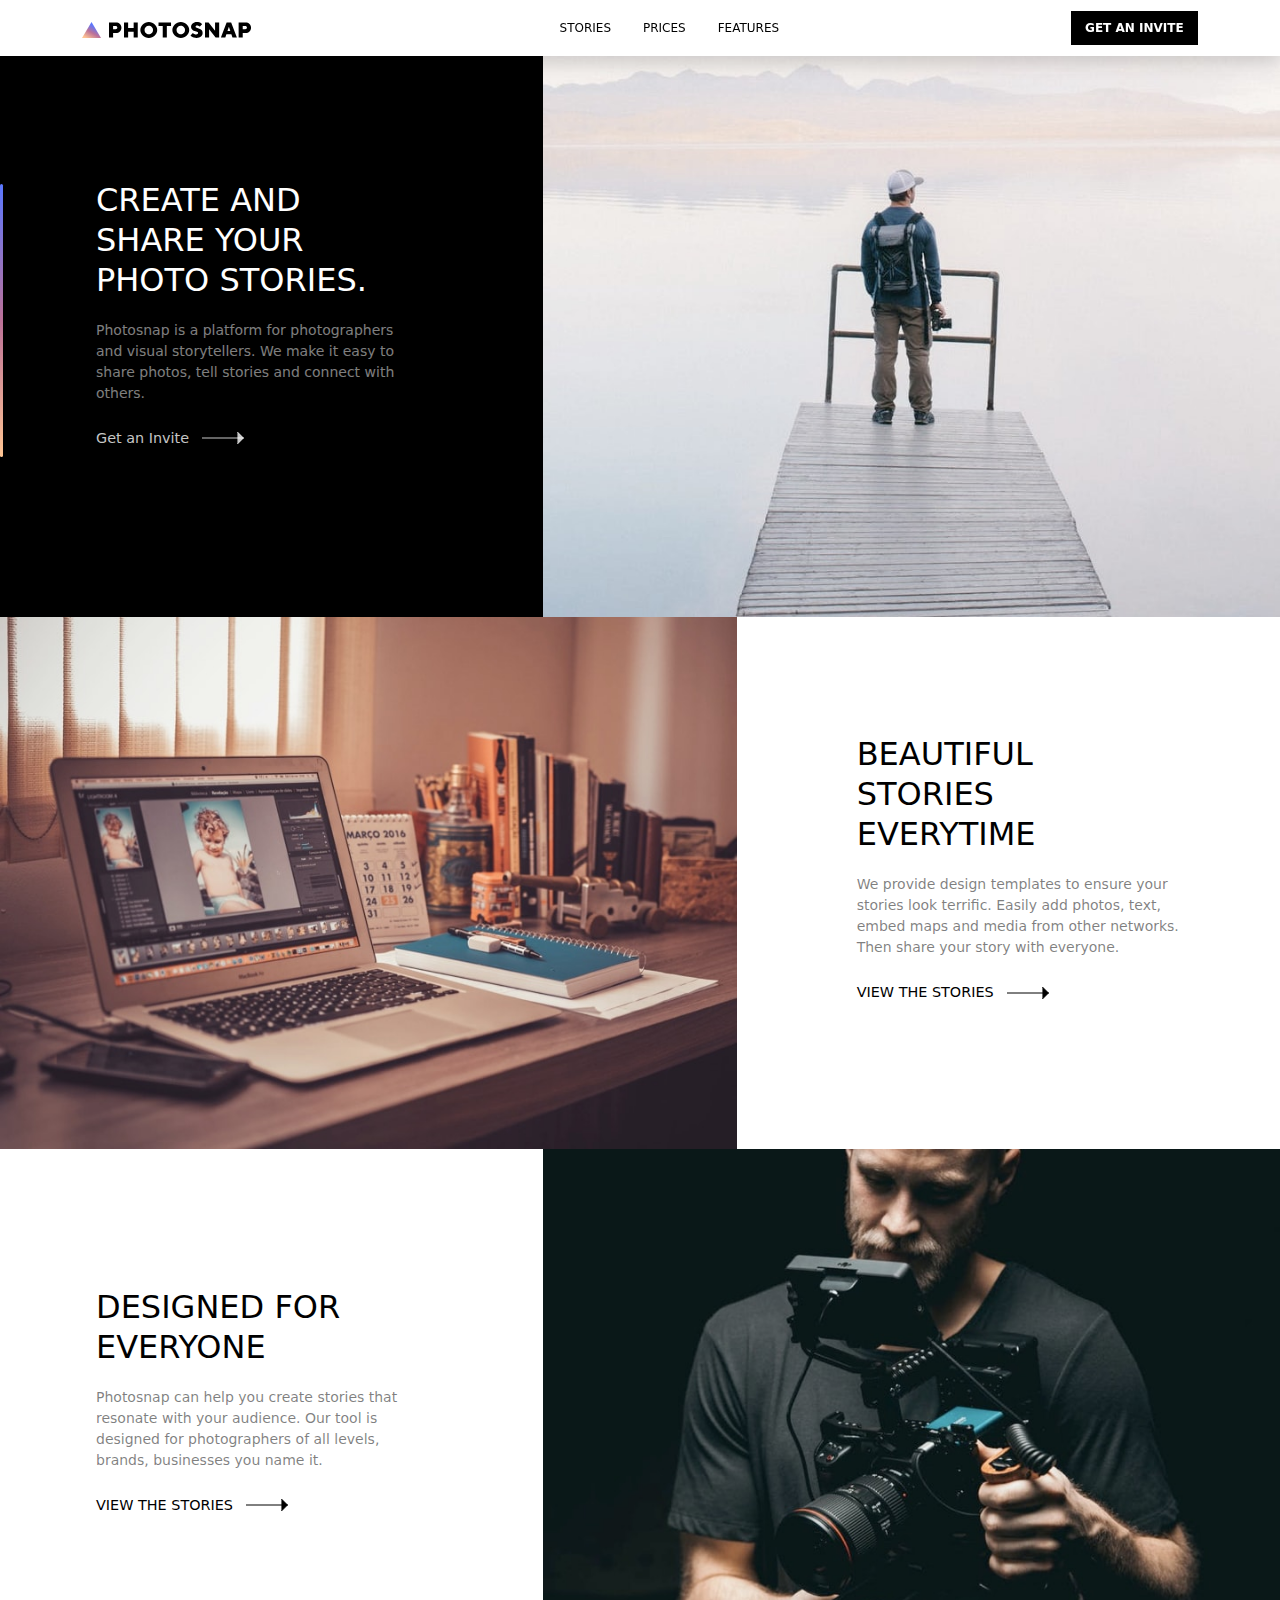
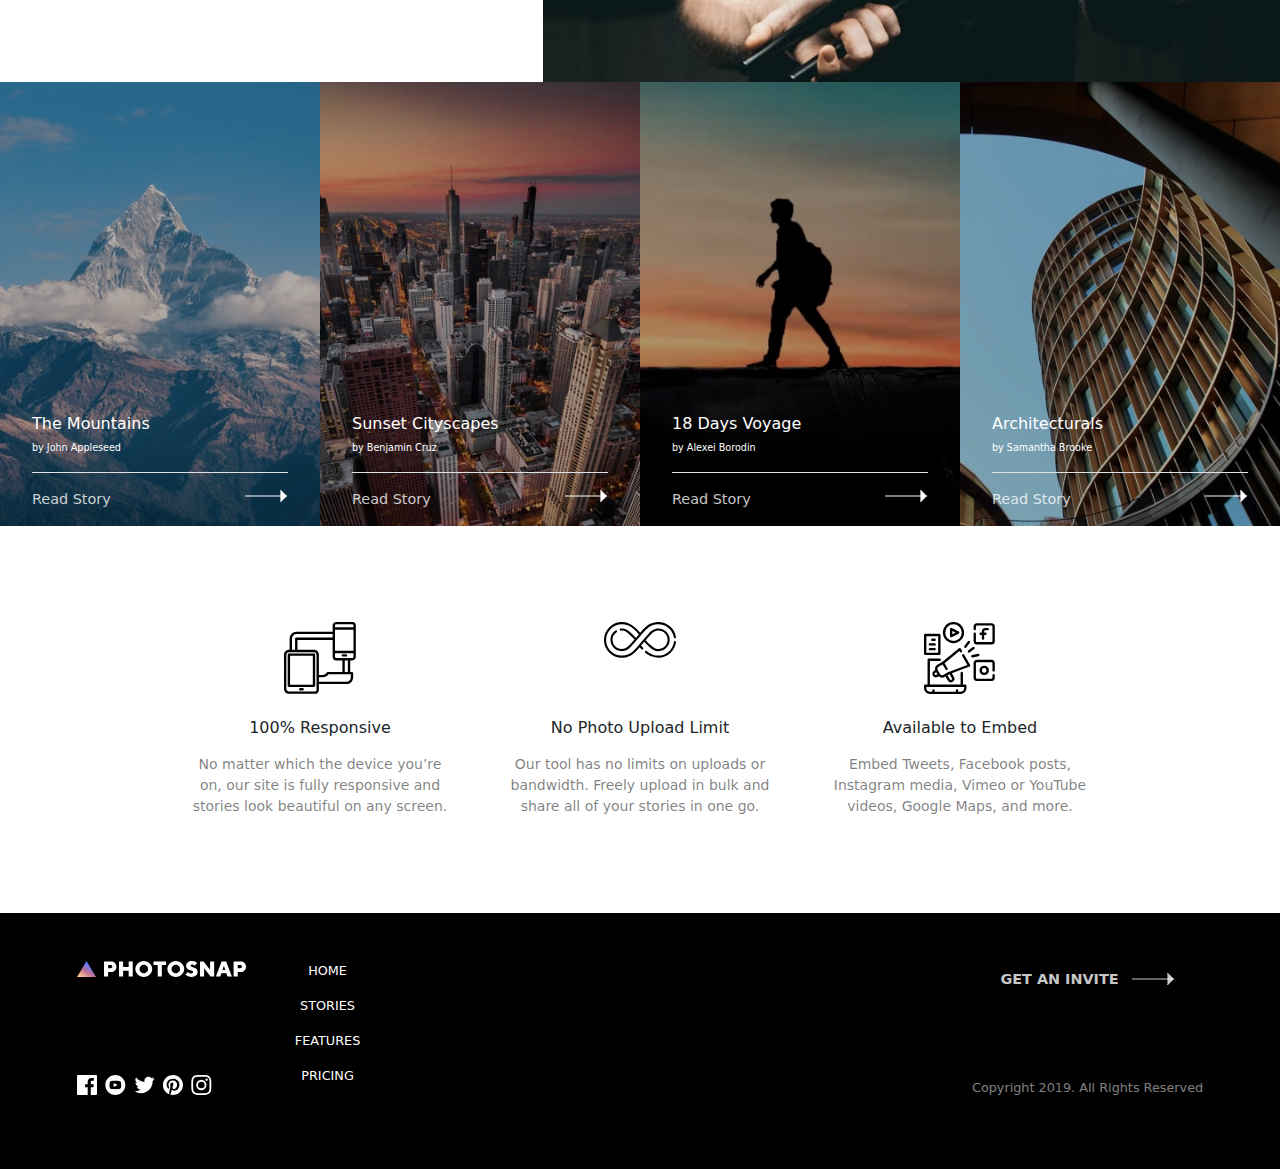
<file: index.html>
<!DOCTYPE html>
<html lang="en">
<head>
  <meta charset="UTF-8">
  <meta name="viewport" content="width=device-width, initial-scale=1.0">
  <link rel="stylesheet" href="css/all.min.css">  
  <link rel="stylesheet" href="css/bootstrap.min.css">
  <link rel="stylesheet" href="css/style.css">
  <title>Photosnap</title>
</head>
<body>
  <nav class="navbar navbar-expand-lg bg-white shadow">
    <div class="container-md">
      <a class="navbar-brand" href="index.html">
        <svg xmlns="http://www.w3.org/2000/svg" width="170" height="16"><defs>
          <linearGradient id="a" x1="0%" x2="50%" y1="85.457%" y2="14.543%"><stop offset="0%" stop-color="#FFC593"/><stop offset="51.945%" stop-color="#BC7198"/><stop offset="100%" stop-color="#5A77FF"/></linearGradient></defs><g fill="none" fill-rule="evenodd"><path fill="#000" fill-rule="nonzero" d="M31.108 15.568v-4.541h2.703c.836 0 1.6-.133 2.292-.4a5.19 5.19 0 001.773-1.113 5.1 5.1 0 001.146-1.676c.273-.642.41-1.344.41-2.108 0-.75-.137-1.449-.41-2.098a5.072 5.072 0 00-1.146-1.686A5.19 5.19 0 0036.103.832c-.692-.266-1.456-.4-2.292-.4H27v15.136h4.108zm2.487-8.217h-2.487V4.108h2.487c.49 0 .9.162 1.232.487.332.324.497.702.497 1.135 0 .432-.165.81-.497 1.135-.332.324-.742.486-1.232.486zm12.54 8.217V9.73h5.514v5.838h4.108V.432h-4.108v5.622h-5.514V.432h-4.108v15.136h4.108zM66.784 16a8.616 8.616 0 003.319-.638 8.401 8.401 0 002.68-1.74 8.192 8.192 0 001.785-2.552c.432-.965.648-1.989.648-3.07a7.428 7.428 0 00-.648-3.07 8.192 8.192 0 00-1.784-2.552 8.401 8.401 0 00-2.681-1.74A8.616 8.616 0 0066.783 0c-1.196 0-2.306.213-3.329.638a8.432 8.432 0 00-2.67 1.74A8.192 8.192 0 0059 4.93 7.428 7.428 0 0058.351 8c0 1.081.217 2.105.649 3.07a8.192 8.192 0 001.784 2.552 8.432 8.432 0 002.67 1.74c1.023.425 2.133.638 3.33.638zm0-3.676A4.285 4.285 0 0165.119 12a3.942 3.942 0 01-1.34-.908 4.33 4.33 0 01-.887-1.373A4.479 4.479 0 0162.568 8c0-.62.108-1.193.324-1.719a4.33 4.33 0 01.886-1.373c.375-.39.822-.692 1.34-.908a4.285 4.285 0 011.666-.324c.59 0 1.142.108 1.654.324.512.216.958.519 1.34.908.382.39.681.847.898 1.373.216.526.324 1.1.324 1.719 0 .62-.108 1.193-.324 1.719a4.236 4.236 0 01-.898 1.373c-.382.39-.828.692-1.34.908a4.206 4.206 0 01-1.654.324zm18.054 3.244V4.108h4.216V.432h-12.54v3.676h4.216v11.46h4.108zM98.784 16a8.616 8.616 0 003.319-.638 8.401 8.401 0 002.68-1.74 8.192 8.192 0 001.785-2.552c.432-.965.648-1.989.648-3.07a7.428 7.428 0 00-.648-3.07 8.192 8.192 0 00-1.784-2.552 8.401 8.401 0 00-2.681-1.74A8.616 8.616 0 0098.783 0c-1.196 0-2.306.213-3.329.638a8.432 8.432 0 00-2.67 1.74A8.192 8.192 0 0091 4.93 7.428 7.428 0 0090.351 8c0 1.081.217 2.105.649 3.07a8.192 8.192 0 001.784 2.552 8.432 8.432 0 002.67 1.74c1.023.425 2.133.638 3.33.638zm0-3.676A4.285 4.285 0 0197.119 12a3.942 3.942 0 01-1.34-.908 4.33 4.33 0 01-.887-1.373A4.479 4.479 0 0194.568 8c0-.62.108-1.193.324-1.719a4.33 4.33 0 01.886-1.373c.375-.39.822-.692 1.34-.908a4.285 4.285 0 011.666-.324c.59 0 1.142.108 1.654.324.512.216.958.519 1.34.908.382.39.681.847.898 1.373.216.526.324 1.1.324 1.719 0 .62-.108 1.193-.324 1.719a4.236 4.236 0 01-.898 1.373c-.382.39-.828.692-1.34.908a4.206 4.206 0 01-1.654.324zM114.568 16c.95 0 1.801-.133 2.55-.4.75-.267 1.385-.627 1.904-1.081.519-.454.915-.98 1.189-1.578.274-.599.41-1.236.41-1.914 0-.88-.172-1.6-.518-2.162a4.35 4.35 0 00-1.298-1.362 6.98 6.98 0 00-1.697-.822l-1.697-.562a7.533 7.533 0 01-1.297-.551c-.346-.195-.52-.465-.52-.811 0-.332.148-.63.444-.898.295-.266.688-.4 1.178-.4.375 0 .714.062 1.016.184.303.123.563.263.779.422.26.173.49.367.692.584l2.378-2.487a5.559 5.559 0 00-1.276-1.08c-.432-.275-.98-.523-1.643-.747C116.5.112 115.706 0 114.784 0c-.865 0-1.65.13-2.357.39-.706.259-1.308.605-1.805 1.037-.498.432-.883.93-1.157 1.492a3.908 3.908 0 00-.41 1.73c0 .879.172 1.6.518 2.162a4.35 4.35 0 001.297 1.362 6.98 6.98 0 001.698.822c.612.201 1.178.389 1.697.562.519.173.951.357 1.297.551.346.195.52.465.52.81 0 .433-.174.812-.52 1.136-.346.324-.821.487-1.427.487-.49 0-.933-.083-1.33-.25a5.466 5.466 0 01-1.027-.55 5.352 5.352 0 01-.886-.822l-2.378 2.486c.432.49.944.923 1.535 1.298.504.331 1.131.63 1.88.897.75.267 1.63.4 2.639.4zm12.54-.432V7.135l6.508 8.433h3.546V.432h-4.108v8.433L126.568.432H123v15.136h4.108zm16.216 0l1.081-3.244h4.973l1.081 3.244h4.433L149.162.432h-4.54l-5.73 15.136h4.432zm4.973-6.487h-2.81l1.405-4.432 1.405 4.432zm12.433 6.487v-4.541h2.702c.836 0 1.6-.133 2.292-.4a5.19 5.19 0 001.773-1.113 5.1 5.1 0 001.146-1.676c.274-.642.411-1.344.411-2.108 0-.75-.137-1.449-.41-2.098a5.072 5.072 0 00-1.147-1.686 5.19 5.19 0 00-1.773-1.114c-.692-.266-1.456-.4-2.292-.4h-6.81v15.136h4.108zm2.486-8.217h-2.486V4.108h2.486c.49 0 .901.162 1.233.487.331.324.497.702.497 1.135 0 .432-.166.81-.497 1.135-.332.324-.743.486-1.233.486z"/>
          <path fill="url(#a)" d="M0 16L9.5 0 19 16z"/></g></svg>
      </a>
      <button class="navbar-toggler" type="button" data-bs-toggle="collapse" data-bs-target="#navbarSupportedContent" aria-controls="navbarSupportedContent" aria-expanded="false" aria-label="Toggle navigation">
        <svg xmlns="http://www.w3.org/2000/svg" id="menu" width="20" height="6"><g fill-rule="evenodd"><path d="M0 0h20v1H0zM0 5h20v1H0z"/></g></svg>
        <svg xmlns="http://www.w3.org/2000/svg" id="close" width="16" height="15"><path fill-rule="evenodd" d="M14.718.075l.707.707L8.707 7.5l6.718 6.718-.707.707L8 8.207l-6.718 6.718-.707-.707L7.293 7.5.575.782l.707-.707L8 6.793 14.718.075z"/></svg>
      </button>
      <div class="collapse navbar-collapse text-center text-md-start" id="navbarSupportedContent">
        <ul class="navbar-nav mx-auto mb-2 mb-lg-0 borderBottom menuWidth py-2 py-md-0">
          <li class="nav-item">
            <a class="nav-link" aria-current="page" href="stories.html">STORIES</a>
          </li>
          <li class="nav-item">
            <a class="nav-link" href="pricing.html">PRICES</a>
          </li>
          <li class="nav-item">
            <a class="nav-link" href="features.html">FEATURES</a>
          </li>
        </ul>
        <div class="py-2 py-md-0 menuWidth mx-auto mx-md-0">
          <button class="mainBtnWbg w-100 " type="submit">GET AN INVITE</button>
        </div>
      </div>
    </div>
  </nav>
  <section class="Home bg-black first">
    <div class="row">
      <div class="col-lg-5 col-md-8 align-self-center homeInfo">
         <div class="px-md-5 mx-md-5 py-5 py-md-0 px-4 mx-4 position-relative">
             <h2 class="text-white text-uppercase">Create and </h2>
             <h2 class="text-white text-uppercase">share your</h2>
             <h2 class="text-white text-uppercase mb-4">photo stories.</h2>

             <p class="small text-white-50">Photosnap is a platform for photographers and visual storytellers. We make it easy to share photos, tell stories and connect with others.</p>
             <p>
              <button class="secondaryBtnBbg">Get an Invite</button>
              <svg xmlns="http://www.w3.org/2000/svg" width="43" height="14" class="ms-2">
                <g fill="rgba(255, 255, 255, 0.784)" fill-rule="evenodd" stroke="rgba(255, 255, 255, 0.784)"><path d="M0 7h41.864M35.428 1l6 6-6 6"/></g></svg>
              </p>
            </div>
      </div>
      <div class="col-lg-7 col-md-4 homeImage">
        <div>
          <img src="./assets/home/desktop/create-and-share.jpg" alt="createandSharePhoto" class="w-100 imgLarge">
          <img src="./assets/home/tablet/create-and-share.jpg" alt="createandSharePhoto" class="w-100 imgMedium">
          <img src="./assets/home/mobile/create-and-share.jpg" alt="createandSharePhoto" class="w-100 imgSmall">
        </div>
     </div>
    </div>
    
  </section>
  <section class="BeautiulStories bg-white">
    <div class="row">
      <div class="col-lg-7 col-md-4 BeautifulImage">
        <div>
          <img src="./assets/home/desktop/beautiful-stories.jpg" alt="beatuiflStories" class="w-100 imgLarge">
          <img src="./assets/home/tablet/beautiful-stories.jpg" alt="beatuiflStories" class="w-100 imgMedium">
          <img src="./assets/home/mobile/beautiful-stories.jpg" alt="beatuiflStories" class="w-100 imgSmall">
        </div>
     </div>
     <div class="col-lg-5 col-md-8 align-self-center BeautifulInfo">
      <div class="px-md-5 mx-md-5 py-5 py-md-0 px-4 mx-4 position-relative">
          <h2 class="text-black text-uppercase">BEAUTIFUL</h2>
          <h2 class="text-black text-uppercase">stories</h2>
          <h2 class="text-black text-uppercase mb-4">everyTime</h2>
          <p class="small text-black-50">We provide design templates to ensure your stories look terrific. Easily add photos, text, embed maps and media from other networks. Then share your story with everyone.</p>
          <p>
           <button class="secondaryBtnWbg text-uppercase">View the stories</button>
           <svg xmlns="http://www.w3.org/2000/svg" width="43" height="14" class="ms-2">
             <g fill="#000" fill-rule="evenodd" stroke="#000"><path d="M0 7h41.864M35.428 1l6 6-6 6"/></g></svg>
           </p>
       </div>
   </div>
    </div>
    
  </section>
  <section class=" bg-white">
    <div class="row">
      <div class="col-lg-5 col-md-8 align-self-center">
         <div class="px-md-5 mx-md-5 py-5 py-md-0 px-4 mx-4 position-relative">
             <h2 class="text-black text-uppercase">designed for </h2>
             <h2 class="text-black text-uppercase mb-4">everyone</h2>

             <p class="small text-black-50">Photosnap can help you create stories that resonate with your audience.  Our tool is designed for photographers of all levels, brands, businesses you name it. </p>
             <p>
              <button class="secondaryBtnWbg text-uppercase">View the stories</button>
              <svg xmlns="http://www.w3.org/2000/svg" width="43" height="14" class="ms-2">
                <g fill="#000" fill-rule="evenodd" stroke="#000"><path d="M0 7h41.864M35.428 1l6 6-6 6"/></g></svg>
              </p>
            </div>
      </div>
      <div class="col-lg-7 col-md-4 designImage">
        <div>
          <img src="./assets/home/desktop/designed-for-everyone.jpg" alt="designedFor" class="w-100 imgLarge">
          <img src="./assets/home/tablet/designed-for-everyone.jpg" alt="designedFor" class="w-100 imgMedium">
          <img src="./assets/home/mobile/designed-for-everyone.jpg" alt="designedFor" class="w-100 imgSmall">
        </div>
     </div>
    </div>
    
  </section>
  <section class="storyCards">
    <div class="row g-0">
      <div class="col-lg-3 col-md-6">
         <div class="position-relative cardCaption">
           <img src="./assets/stories/desktop/mountains.jpg" alt="mountains" class="w-100 imgLarge">
           <img src="./assets/stories/desktop/mountains.jpg" alt="mountains" class="w-100 imgMedium">
           <img src="./assets/stories/mobile/mountains.jpg" alt="mountains" class="w-100 imgSmall">
           <div class="position-absolute cardInfo">
            <h6 class="text-white">The Mountains</h6>
            <p class="border-bottom border-7 mb-0 pb-3 small text-white">by John Appleseed</p>
            <div class="d-flex justify-content-between align-items-center">
              <button class="secondaryBtnBbg pt-3">Read Story</button>
              <svg xmlns="http://www.w3.org/2000/svg" width="43" height="14" class="ms-2">
                <g fill="#fff" fill-rule="evenodd" stroke="#fff"><path d="M0 7h41.864M35.428 1l6 6-6 6"/></g></svg>
            </div>
           </div>
         </div>
      </div>
      <div class="col-lg-3 col-md-6">
        <div class="position-relative cardCaption">
          <img src="./assets/stories/desktop/cityscapes.jpg" alt="cityscapes" class="w-100 imgLarge">
          <img src="./assets/stories/desktop/cityscapes.jpg" alt="cityscapes" class="w-100 imgMedium">
          <img src="./assets/stories/mobile/cityscapes.jpg" alt="cityscapes" class="w-100 imgSmall">
          <div class="position-absolute cardInfo">
           <h6 class="text-white">Sunset Cityscapes</h6>
           <p class="border-bottom border-7 mb-0 pb-3 small text-white">by Benjamin Cruz</p>
           <div class="d-flex justify-content-between align-items-center">
             <button class="secondaryBtnBbg pt-3">Read Story</button>
             <svg xmlns="http://www.w3.org/2000/svg" width="43" height="14" class="ms-2">
               <g fill="#fff" fill-rule="evenodd" stroke="#fff"><path d="M0 7h41.864M35.428 1l6 6-6 6"/></g></svg>
           </div>
          </div>
        </div>
     </div>
     <div class="col-lg-3 col-md-6">
      <div class="position-relative cardCaption">
        <img src="./assets/stories/desktop/18-days-voyage.jpg" alt="18-days-voyage" class="w-100 imgLarge">
        <img src="./assets/stories/desktop/18-days-voyage.jpg" alt="18-days-voyage" class="w-100 imgMedium">
        <img src="./assets/stories/mobile/18-days-voyage.jpg" alt="18-days-voyage" class="w-100 imgSmall">
        <div class="position-absolute cardInfo">
         <h6 class="text-white">18 Days Voyage</h6>
         <p class="border-bottom border-7 mb-0 pb-3 small text-white">by Alexei Borodin</p>
         <div class="d-flex justify-content-between align-items-center">
           <button class="secondaryBtnBbg pt-3">Read Story</button>
           <svg xmlns="http://www.w3.org/2000/svg" width="43" height="14" class="ms-2">
             <g fill="#fff" fill-rule="evenodd" stroke="#fff"><path d="M0 7h41.864M35.428 1l6 6-6 6"/></g></svg>
         </div>
        </div>
      </div>
     </div>
     <div class="col-lg-3 col-md-6">
      <div class="position-relative cardCaption">
        <img src="./assets/stories/desktop/architecturals.jpg" alt="architecturals" class="w-100 imgLarge">
        <img src="./assets/stories/desktop/architecturals.jpg" alt="architecturals" class="w-100 imgMedium">
        <img src="./assets/stories/mobile/architecturals.jpg" alt="architecturals" class="w-100 imgSmall">
        <div class="position-absolute cardInfo">
         <h6 class="text-white">Architecturals</h6>
         <p class="border-bottom border-7 mb-0 pb-3 small text-white">by Samantha Brooke</p>
         <div class="d-flex justify-content-between align-items-center">
           <button class="secondaryBtnBbg pt-3">Read Story</button>
           <svg xmlns="http://www.w3.org/2000/svg" width="43" height="14" class="ms-2">
             <g fill="#fff" fill-rule="evenodd" stroke="#fff"><path d="M0 7h41.864M35.428 1l6 6-6 6"/></g></svg>
         </div>
        </div>
      </div>
     </div>
    </div>
  </section>
  <section class="featureCards bg-white py-5">
  <div class="row w-75 mx-auto py-5 gy-5">
       <div class="col-lg-4">
          <div class="text-center">
            <svg xmlns="http://www.w3.org/2000/svg" width="72" height="72" class="hFeature">
              <path d="M31.195 32.674c0-.654-.529-1.183-1.183-1.183H4.88c-.653 0-1.183.53-1.183 1.183v31.195c0 .653.53 1.182 1.183 1.182h25.133c.654 0 1.183-.53 1.183-1.182V32.674zM28.83 62.686H6.062v-28.83H28.83v28.83zm-10.194 3.4h-2.37a1.182 1.182 0 100 2.366h2.37a1.183 1.183 0 000-2.366z"/><path d="M68.33 0H52.298C50.32 0 48.64 1.545 48.64 3.523v6.235H12.292a6.694 6.694 0 00-6.674 6.696v11.34h-.724C2.168 27.795 0 30.063 0 32.792v34.168a4.864 4.864 0 004.897 4.893h26.086a3.91 3.91 0 002.835-1.183c.743-.765 1.221-1.737 1.073-2.798v-5.777h27.576a6.736 6.736 0 006.724-6.696V51.17a1.23 1.23 0 00-1.223-1.198h-1.734V38.44h2.095c1.978 0 3.523-1.678 3.523-3.656V3.523A3.483 3.483 0 0068.33 0zM51.005 7.688h18.48V28.83h-18.48V7.688zM52.3 2.366h16.03a1.12 1.12 0 011.158 1.157v1.8h-18.48v-1.8c0-.673.618-1.157 1.292-1.157zM7.984 16.454a4.326 4.326 0 014.308-4.33h36.349v3.4H12.22c-.654 0-1.132.594-1.132 1.247v11.024H7.984V16.454zm24.172 52.57c-.31.309-.735.477-1.173.463H4.9a2.5 2.5 0 01-2.536-2.532v-34.16c0-1.43 1.106-2.635 2.532-2.635h25.101c1.43 0 2.529 1.205 2.529 2.63v35.1c0 .011.036.007.036.02.026.411-.122.815-.407 1.113zm-2.154-41.23H13.454V17.89H48.64v16.894a3.712 3.712 0 003.658 3.656h6.1v11.532H43.995c-.33.003-.646.144-.87.389l-1.116 1.194a4.312 4.312 0 01-3.175 1.374h-3.944v-20.14c0-2.726-2.16-4.993-4.89-4.993zm36.823 27.604a4.368 4.368 0 01-4.358 4.331H34.891v-4.435h3.944a6.689 6.689 0 004.915-2.14l.765-.817h22.31v3.061zm-2.956-5.427h-3.105V38.44h3.105v11.532zm4.46-13.897H52.3a1.347 1.347 0 01-1.293-1.291v-3.588h18.48v3.588c0 .674-.483 1.29-1.157 1.29z"/>
              <path d="M61.947 32.23h-3.105a1.183 1.183 0 000 2.365h3.105a1.182 1.182 0 100-2.365z"/>
            </svg>
            <h6 class="pb-2 pt-4">100% Responsive</h6>
            <p class="mb-0 text-black-50 small pFeatureWidth mx-auto">
              No matter which the device you’re on, our site is fully responsive and stories look beautiful on any screen.</p>
          </div>
       </div>
       <div class="col-lg-4">
        <div class="text-center">
          <svg xmlns="http://www.w3.org/2000/svg" width="72" height="36" class="hFeature">
            <path d="M71.087 19.105a1.056 1.056 0 00-1.19.904 15.715 15.715 0 01-5.2 9.667 15.714 15.714 0 01-10.384 3.914c-2.082 0-4.104-.4-6.01-1.189a1.15 1.15 0 00-.102-.036c-.022-.006-2.272-.71-5.621-3.368a1.056 1.056 0 00-1.313 1.654c3.436 2.728 5.85 3.584 6.271 3.72 2.15.883 4.43 1.331 6.775 1.331 4.34 0 8.523-1.577 11.779-4.44a17.827 17.827 0 005.898-10.967 1.056 1.056 0 00-.903-1.19z"/><path d="M45.67 25.17c2.242 1.997 5.03 4.04 8.713 4.04h.004c6.256-.003 11.346-5.095 11.346-11.35 0-6.259-5.092-11.35-11.35-11.35-4.315 0-7.257 2.505-9.337 4.688-3.044 3.194-9.947 11.385-10.198 11.702-6.619 8.377-10.55 9.385-10.765 9.435a.8.8 0 00-.23.066 15.63 15.63 0 01-5.351 1.175l-.67.014A15.622 15.622 0 016.679 28.94a15.624 15.624 0 01-4.566-11.2c.03-4.189 1.705-8.126 4.715-11.085 2.975-2.923 6.88-4.527 11.015-4.527h.16a15.65 15.65 0 015.664 1.113c.112.044.223.088.335.13.55.206 5.395 2.163 10.85 9.087 0 0-2.344 2.862-2.886 3.505a79.573 79.573 0 00-5.482-5.414c-2.24-1.998-5.028-4.04-8.712-4.04h-.004c-.376 0-.757.018-1.13.055a1.056 1.056 0 00.209 2.102c.304-.03.614-.046.922-.046h.004c1.67 0 3.843.418 7.306 3.505a78.432 78.432 0 015.503 5.456 161.824 161.824 0 01-5.001 5.481c-2.659 2.79-5.067 4.034-7.809 4.034-5.093 0-9.237-4.144-9.237-9.238a9.23 9.23 0 014.12-7.693 1.056 1.056 0 10-1.172-1.757 11.339 11.339 0 00-5.06 9.45c0 6.259 5.091 11.35 11.35 11.35 4.315 0 7.256-2.505 9.336-4.688 3.044-3.194 10.386-11.94 10.386-11.94.005-.005.01-.01.013-.016 6.498-8.144 10.351-9.132 10.564-9.181a.796.796 0 00.23-.066c1.7-.704 3.501-1.1 5.352-1.176l.669-.013a15.73 15.73 0 0115.53 13.274 1.056 1.056 0 002.086-.327A17.846 17.846 0 0054.313.016h-.022L53.6.032h-.022a17.74 17.74 0 00-5.987 1.296c-.883.196-4.895 1.49-11.366 9.465-5.567-6.93-10.51-9.034-11.483-9.398a14.312 14.312 0 01-.293-.113A17.752 17.752 0 0018.023.018c-4.761-.05-9.26 1.775-12.675 5.132C1.934 8.506.035 12.972 0 17.726A17.725 17.725 0 005.18 30.43a17.72 17.72 0 0012.662 5.272h.022l.691-.014h.022a17.739 17.739 0 005.987-1.296c.872-.194 4.788-1.456 11.104-9.144.603.69 1.216 1.354 1.828 1.98a1.056 1.056 0 001.511-1.475 47.766 47.766 0 01-1.984-2.164c.554-.67 2.624-3.191 3.166-3.835a79.567 79.567 0 005.482 5.415zm.905-12.515c2.658-2.79 5.066-4.033 7.808-4.033 5.093 0 9.238 4.144 9.238 9.238 0 5.091-4.143 9.235-9.235 9.237h-.003c-1.67 0-3.844-.417-7.307-3.504a78.35 78.35 0 01-5.503-5.457 162.117 162.117 0 015.002-5.48z"/>
          </svg>
          <h6 class="pb-2 pt-4">No Photo Upload Limit</h6>
          <p class="mb-0 text-black-50 small pFeatureWidth pFeatureWidth mx-auto">
            Our tool has no limits on uploads or bandwidth. Freely upload in bulk and share all of your stories in one go.
          </p>
        </div>
       </div>
       <div class="col-lg-4">
        <div class="text-center">
         <svg xmlns="http://www.w3.org/2000/svg" width="71" height="72" class="hFeature">
          <path d="M41.311 62.557h-2.36V50.99a1.18 1.18 0 00-2.36 0v11.567H5.9V38.951h9.821a1.18 1.18 0 100-2.36h-11a1.18 1.18 0 00-1.181 1.18v24.786h-2.36A1.18 1.18 0 000 63.737v2.361A5.902 5.902 0 005.902 72H36.59a5.902 5.902 0 005.902-5.902v-2.36a1.18 1.18 0 00-1.18-1.18zm-1.18 3.541a3.541 3.541 0 01-3.54 3.541H34.23v-1.18a1.18 1.18 0 10-2.361 0v1.18H10.623v-1.18a1.18 1.18 0 10-2.36 0v1.18H5.901A3.541 3.541 0 012.36 66.1v-1.181h37.77v1.18zM61.377 8.262h2.36a1.18 1.18 0 100-2.36h-2.36a3.541 3.541 0 00-3.54 3.54v1.181h-1.181a1.18 1.18 0 100 2.36h1.18v3.542a1.18 1.18 0 002.36 0v-3.541h1.181a1.18 1.18 0 000-2.361h-1.18v-1.18c0-.652.528-1.18 1.18-1.18z"/><path d="M67.279 1.18H53.115a3.541 3.541 0 00-3.541 3.541v2.361a1.18 1.18 0 002.36 0v-2.36c0-.653.529-1.181 1.18-1.181H67.28c.652 0 1.18.528 1.18 1.18v14.164a1.18 1.18 0 01-1.18 1.18H53.115a1.18 1.18 0 01-1.18-1.18v-7.082a1.18 1.18 0 10-2.361 0v7.082a3.541 3.541 0 003.54 3.541H67.28a3.541 3.541 0 003.54-3.54V4.72a3.541 3.541 0 00-3.54-3.54zM55.475 48.393a4.721 4.721 0 109.443 0 4.721 4.721 0 00-9.443 0zm7.082 0a2.36 2.36 0 11-4.72 0 2.36 2.36 0 014.72 0z"/><path d="M67.279 37.77H53.115a3.541 3.541 0 00-3.541 3.541v14.164a3.541 3.541 0 003.54 3.541H67.28a3.541 3.541 0 003.54-3.54v-2.361a1.18 1.18 0 10-2.36 0v2.36a1.18 1.18 0 01-1.18 1.18H53.115a1.18 1.18 0 01-1.18-1.18V41.311c0-.651.528-1.18 1.18-1.18h14.164c.652 0 1.18.529 1.18 1.18v7.082a1.18 1.18 0 102.36 0v-7.082a3.541 3.541 0 00-3.54-3.54zM26.522 15.167a1.18 1.18 0 001.157.047l7.082-3.54a1.18 1.18 0 000-2.102l-7.082-3.54a1.18 1.18 0 00-1.712 1.05v7.082c0 .408.21.787.555 1.003zm1.806-6.173l3.258 1.629-3.258 1.629V8.994z"/><path d="M29.508 21.246c5.867 0 10.623-4.756 10.623-10.623C40.131 4.756 35.375 0 29.508 0c-5.867 0-10.623 4.756-10.623 10.623 0 5.867 4.756 10.623 10.623 10.623zm0-18.885a8.262 8.262 0 110 16.524 8.262 8.262 0 010-16.524zm11.803 23.606c.372 0 .722-.175.945-.472l3.54-4.721a1.18 1.18 0 10-1.888-1.417l-3.54 4.722a1.18 1.18 0 00.943 1.888zm2.597 4.25a1.18 1.18 0 001.653.235l4.721-3.54a1.18 1.18 0 10-1.416-1.889l-4.722 3.54a1.18 1.18 0 00-.236 1.653zm11.567 2.596a1.18 1.18 0 00-1.416-.944l-5.902 1.18a1.186 1.186 0 00.236 2.36h.237l5.901-1.18a1.18 1.18 0 00.944-1.416zM1.18 33.05h14.164a1.18 1.18 0 001.18-1.18V12.984a1.18 1.18 0 00-1.18-1.18H1.18A1.18 1.18 0 000 12.983v18.885c0 .652.528 1.18 1.18 1.18zm1.18-18.885h11.804v16.525H2.36V14.164z"/><path d="M10.623 16.525h-2.36a1.18 1.18 0 100 2.36h2.36a1.18 1.18 0 100-2.36zm0 4.72H5.902a1.18 1.18 0 000 2.362h4.721a1.18 1.18 0 100-2.361zm0 4.722H5.902a1.18 1.18 0 000 2.36h4.721a1.18 1.18 0 100-2.36zm29.65 6.728a1.184 1.184 0 10-2.054 1.18l5.205 9.006-18.885 7.082h-.177l-3.069 1.77-2.042 1.181a2.36 2.36 0 01-3.222-.862l-2.36-4.083a2.36 2.36 0 01.884-3.117l4.084-2.36 2.951 5.11a1.18 1.18 0 001.027.59 1.18 1.18 0 001.027-1.77l-3.045-5.264L35.41 28.942l.484.838a1.184 1.184 0 102.054-1.18l-1.18-2.043a1.18 1.18 0 00-.815-.566 1.18 1.18 0 00-.968.248L18.46 39.859l-5.028 2.904a4.721 4.721 0 00-2.172 5.347l-1.18.673a3.541 3.541 0 001.77 6.61 3.612 3.612 0 001.771-.472l1.18-.673a4.58 4.58 0 003.305 1.393 4.65 4.65 0 002.36-.638l1.028-.59 2.36 4.096a3.541 3.541 0 004.828 1.298 3.541 3.541 0 001.298-4.84l-2.148-3.74 17.705-6.646a1.18 1.18 0 00.614-1.688l-5.878-10.198zm-27.88 20.172a1.18 1.18 0 01-.897.118 1.18 1.18 0 01-.72-.543 1.18 1.18 0 01.437-1.617l1.027-.59 1.18 2.042-1.027.59zm15.534 3.305c.156.271.199.594.118.897a1.18 1.18 0 01-.555.708 1.18 1.18 0 01-1.605-.425l-2.361-4.096 1.96-1.12h.094l2.349 4.036z"/>
        </svg>
          <h6 class="pb-2 pt-4">Available to Embed</h6>
          <p class="mb-0 text-black-50 small mx-auto pFeatureWidth">
            Embed Tweets, Facebook posts, Instagram media, Vimeo or YouTube videos, Google Maps, and more. 
          </p>
        </div>
       </div>
  </div>
  </section>
  <footer class="bg-black py-5">
    <div class="d-flex flex-column flex-md-row justify-content-md-between pFeatureWidth mx-auto align-items-center align-items-md-start" >
       <div class="d-flex flex-column align-items-center flex-lg-row align-items-lg-start pb-5 pb-md-0 position-relative">
         <div class="d-flex flex-column align-items-center align-items-md-start me-lg-5">
          <svg xmlns="http://www.w3.org/2000/svg" width="170" height="16"><defs>
            <linearGradient id="a" x1="0%" x2="50%" y1="85.457%" y2="14.543%">
              <stop offset="0%" stop-color="#FFC593"/><stop offset="51.945%" stop-color="#BC7198"/><stop offset="100%" stop-color="#5A77FF"/>
            </linearGradient></defs><g fill="none" fill-rule="evenodd"><path fill="#fff" fill-rule="nonzero" d="M31.108 15.568v-4.541h2.703c.836 0 1.6-.133 2.292-.4a5.19 5.19 0 001.773-1.113 5.1 5.1 0 001.146-1.676c.273-.642.41-1.344.41-2.108 0-.75-.137-1.449-.41-2.098a5.072 5.072 0 00-1.146-1.686A5.19 5.19 0 0036.103.832c-.692-.266-1.456-.4-2.292-.4H27v15.136h4.108zm2.487-8.217h-2.487V4.108h2.487c.49 0 .9.162 1.232.487.332.324.497.702.497 1.135 0 .432-.165.81-.497 1.135-.332.324-.742.486-1.232.486zm12.54 8.217V9.73h5.514v5.838h4.108V.432h-4.108v5.622h-5.514V.432h-4.108v15.136h4.108zM66.784 16a8.616 8.616 0 003.319-.638 8.401 8.401 0 002.68-1.74 8.192 8.192 0 001.785-2.552c.432-.965.648-1.989.648-3.07a7.428 7.428 0 00-.648-3.07 8.192 8.192 0 00-1.784-2.552 8.401 8.401 0 00-2.681-1.74A8.616 8.616 0 0066.783 0c-1.196 0-2.306.213-3.329.638a8.432 8.432 0 00-2.67 1.74A8.192 8.192 0 0059 4.93 7.428 7.428 0 0058.351 8c0 1.081.217 2.105.649 3.07a8.192 8.192 0 001.784 2.552 8.432 8.432 0 002.67 1.74c1.023.425 2.133.638 3.33.638zm0-3.676A4.285 4.285 0 0165.119 12a3.942 3.942 0 01-1.34-.908 4.33 4.33 0 01-.887-1.373A4.479 4.479 0 0162.568 8c0-.62.108-1.193.324-1.719a4.33 4.33 0 01.886-1.373c.375-.39.822-.692 1.34-.908a4.285 4.285 0 011.666-.324c.59 0 1.142.108 1.654.324.512.216.958.519 1.34.908.382.39.681.847.898 1.373.216.526.324 1.1.324 1.719 0 .62-.108 1.193-.324 1.719a4.236 4.236 0 01-.898 1.373c-.382.39-.828.692-1.34.908a4.206 4.206 0 01-1.654.324zm18.054 3.244V4.108h4.216V.432h-12.54v3.676h4.216v11.46h4.108zM98.784 16a8.616 8.616 0 003.319-.638 8.401 8.401 0 002.68-1.74 8.192 8.192 0 001.785-2.552c.432-.965.648-1.989.648-3.07a7.428 7.428 0 00-.648-3.07 8.192 8.192 0 00-1.784-2.552 8.401 8.401 0 00-2.681-1.74A8.616 8.616 0 0098.783 0c-1.196 0-2.306.213-3.329.638a8.432 8.432 0 00-2.67 1.74A8.192 8.192 0 0091 4.93 7.428 7.428 0 0090.351 8c0 1.081.217 2.105.649 3.07a8.192 8.192 0 001.784 2.552 8.432 8.432 0 002.67 1.74c1.023.425 2.133.638 3.33.638zm0-3.676A4.285 4.285 0 0197.119 12a3.942 3.942 0 01-1.34-.908 4.33 4.33 0 01-.887-1.373A4.479 4.479 0 0194.568 8c0-.62.108-1.193.324-1.719a4.33 4.33 0 01.886-1.373c.375-.39.822-.692 1.34-.908a4.285 4.285 0 011.666-.324c.59 0 1.142.108 1.654.324.512.216.958.519 1.34.908.382.39.681.847.898 1.373.216.526.324 1.1.324 1.719 0 .62-.108 1.193-.324 1.719a4.236 4.236 0 01-.898 1.373c-.382.39-.828.692-1.34.908a4.206 4.206 0 01-1.654.324zM114.568 16c.95 0 1.801-.133 2.55-.4.75-.267 1.385-.627 1.904-1.081.519-.454.915-.98 1.189-1.578.274-.599.41-1.236.41-1.914 0-.88-.172-1.6-.518-2.162a4.35 4.35 0 00-1.298-1.362 6.98 6.98 0 00-1.697-.822l-1.697-.562a7.533 7.533 0 01-1.297-.551c-.346-.195-.52-.465-.52-.811 0-.332.148-.63.444-.898.295-.266.688-.4 1.178-.4.375 0 .714.062 1.016.184.303.123.563.263.779.422.26.173.49.367.692.584l2.378-2.487a5.559 5.559 0 00-1.276-1.08c-.432-.275-.98-.523-1.643-.747C116.5.112 115.706 0 114.784 0c-.865 0-1.65.13-2.357.39-.706.259-1.308.605-1.805 1.037-.498.432-.883.93-1.157 1.492a3.908 3.908 0 00-.41 1.73c0 .879.172 1.6.518 2.162a4.35 4.35 0 001.297 1.362 6.98 6.98 0 001.698.822c.612.201 1.178.389 1.697.562.519.173.951.357 1.297.551.346.195.52.465.52.81 0 .433-.174.812-.52 1.136-.346.324-.821.487-1.427.487-.49 0-.933-.083-1.33-.25a5.466 5.466 0 01-1.027-.55 5.352 5.352 0 01-.886-.822l-2.378 2.486c.432.49.944.923 1.535 1.298.504.331 1.131.63 1.88.897.75.267 1.63.4 2.639.4zm12.54-.432V7.135l6.508 8.433h3.546V.432h-4.108v8.433L126.568.432H123v15.136h4.108zm16.216 0l1.081-3.244h4.973l1.081 3.244h4.433L149.162.432h-4.54l-5.73 15.136h4.432zm4.973-6.487h-2.81l1.405-4.432 1.405 4.432zm12.433 6.487v-4.541h2.702c.836 0 1.6-.133 2.292-.4a5.19 5.19 0 001.773-1.113 5.1 5.1 0 001.146-1.676c.274-.642.411-1.344.411-2.108 0-.75-.137-1.449-.41-2.098a5.072 5.072 0 00-1.147-1.686 5.19 5.19 0 00-1.773-1.114c-.692-.266-1.456-.4-2.292-.4h-6.81v15.136h4.108zm2.486-8.217h-2.486V4.108h2.486c.49 0 .901.162 1.233.487.331.324.497.702.497 1.135 0 .432-.166.81-.497 1.135-.332.324-.743.486-1.233.486z"/><path fill="url(#a)" d="M0 16L9.5 0 19 16z"/></g>
          </svg>
          <div class="socials d-flex mt-3 mb-4 text-center text-md-start mt-md-5 pt-md-5">
            <a href="https://www.facebook.com/" class="pe-2">
             <svg xmlns="http://www.w3.org/2000/svg" width="20" height="20"><defs>
               <linearGradient id="a" x1="100%" x2="0%" y1="0%" y2="100%">
                <stop offset="0%" stop-color="#63AFDB"/><stop offset="100%" stop-color="#6028F1"/>
            </linearGradient></defs><path fill="#fff" d="M18.896 0H1.104C.494 0 0 .494 0 1.104v17.793C0 19.506.494 20 1.104 20h9.58v-7.745H8.076V9.237h2.606V7.01c0-2.583 1.578-3.99 3.883-3.99 1.104 0 2.052.082 2.329.119v2.7h-1.598c-1.254 0-1.496.597-1.496 1.47v1.928h2.989l-.39 3.018h-2.6V20h5.098c.608 0 1.102-.494 1.102-1.104V1.104C20 .494 19.506 0 18.896 0z"/>
            </svg>
            </a>
            <a href="https://www.youtube.com/?themeRefresh=1" class="pe-2">
             <svg xmlns="http://www.w3.org/2000/svg" width="21" height="20"><defs>
               <linearGradient id="a" x1="0%" x2="100%" y1="100%" y2="0%"><stop offset="0%" stop-color="#D3205A"/>
                <stop offset="100%" stop-color="#FF5A5A"/></linearGradient></defs>
                <path fill="#fff" d="M43.33 0c-5.523 0-10 4.478-10 10 0 5.523 4.477 10 10 10s10-4.477 10-10c0-5.522-4.477-10-10-10zm3.7 14.077c-1.75.12-5.653.12-7.402 0-1.896-.13-2.117-1.059-2.131-4.077.014-3.024.237-3.947 2.131-4.077 1.75-.12 5.652-.12 7.403 0 1.897.13 2.117 1.059 2.132 4.077-.015 3.024-.237 3.947-2.132 4.077zm-5.367-6.029l4.098 1.949-4.098 1.955V8.048z" transform="translate(-33)"/>
              </svg>
            </a>
            <a href="https://twitter.com/" class="pe-2">
             <svg xmlns="http://www.w3.org/2000/svg" width="21" height="18"><defs>
               <linearGradient id="a" x1="100%" x2="0%" y1="16.979%" y2="83.021%">
                <stop offset="0%" stop-color="#65FFEB"/><stop offset="100%" stop-color="#27718A"/></linearGradient></defs>
                <path fill="#fff" d="M86.66 3.797a8.192 8.192 0 01-2.357.646 4.11 4.11 0 001.805-2.27 8.22 8.22 0 01-2.606.996 4.096 4.096 0 00-2.995-1.296c-2.65 0-4.596 2.472-3.998 5.038a11.648 11.648 0 01-8.457-4.287 4.109 4.109 0 001.27 5.478 4.086 4.086 0 01-1.858-.513c-.045 1.901 1.318 3.68 3.291 4.075a4.113 4.113 0 01-1.853.07 4.106 4.106 0 003.833 2.85 8.25 8.25 0 01-6.075 1.7 11.616 11.616 0 006.29 1.843c7.618 0 11.922-6.434 11.662-12.205a8.354 8.354 0 002.048-2.124z" transform="translate(-66 -1)"/>
              </svg>
            </a>
            <a href="https://www.pinterest.com/" class="pe-2">
             <svg xmlns="http://www.w3.org/2000/svg" width="20" height="20"><defs>
               <linearGradient id="a" x1="100%" x2="0%" y1="0%" y2="100%">
                <stop offset="0%" stop-color="#F6C683"/><stop offset="100%" stop-color="#DE3838"/></linearGradient></defs>
                <path fill="#fff" d="M109.99 0c-5.522 0-10 4.477-10 10 0 4.237 2.636 7.855 6.356 9.312-.088-.791-.167-2.005.035-2.868.181-.78 1.172-4.97 1.172-4.97s-.299-.6-.299-1.486c0-1.39.806-2.428 1.81-2.428.852 0 1.264.64 1.264 1.408 0 .858-.546 2.14-.828 3.33-.236.995.5 1.807 1.48 1.807 1.778 0 3.144-1.874 3.144-4.58 0-2.393-1.72-4.068-4.176-4.068-2.845 0-4.515 2.135-4.515 4.34 0 .859.33 1.781.744 2.281a.3.3 0 01.069.288l-.278 1.133c-.044.183-.145.223-.335.134-1.249-.581-2.03-2.407-2.03-3.874 0-3.154 2.292-6.052 6.608-6.052 3.469 0 6.165 2.473 6.165 5.776 0 3.447-2.173 6.22-5.19 6.22-1.013 0-1.965-.525-2.291-1.148l-.623 2.378c-.226.869-.835 1.958-1.244 2.621.937.29 1.931.446 2.962.446 5.523 0 10-4.477 10-10s-4.477-10-10-10z" transform="translate(-100)"/>
              </svg>
            </a>
           <a href="https://www.instagram.com/">
            <svg xmlns="http://www.w3.org/2000/svg" width="21" height="20"><defs>
              <linearGradient id="a" x1="0%" x2="50%" y1="100%" y2="0%">
                <stop offset="0%" stop-color="#FFC593"/><stop offset="51.945%" stop-color="#BC7198"/><stop offset="100%" stop-color="#5A77FF"/>
              </linearGradient></defs>
              <path fill="#fff" d="M143.32 1.802c2.67 0 2.987.01 4.042.059 2.71.123 3.976 1.409 4.099 4.099.048 1.054.057 1.37.057 4.04 0 2.672-.01 2.988-.057 4.042-.124 2.687-1.387 3.975-4.1 4.099-1.054.048-1.37.058-4.041.058-2.67 0-2.987-.01-4.04-.058-2.718-.124-3.977-1.416-4.1-4.1-.048-1.054-.058-1.37-.058-4.041 0-2.67.01-2.986.058-4.04.124-2.69 1.387-3.977 4.1-4.1 1.054-.048 1.37-.058 4.04-.058zm0-1.802c-2.716 0-3.056.012-4.123.06-3.631.167-5.65 2.182-5.816 5.817-.05 1.067-.061 1.407-.061 4.123s.012 3.057.06 4.123c.167 3.632 2.182 5.65 5.817 5.817 1.067.048 1.407.06 4.123.06s3.057-.012 4.123-.06c3.629-.167 5.652-2.182 5.816-5.817.05-1.066.061-1.407.061-4.123s-.012-3.056-.06-4.122c-.163-3.629-2.18-5.65-5.816-5.817C146.377.01 146.036 0 143.32 0zm0 4.865a5.135 5.135 0 100 10.27 5.135 5.135 0 000-10.27zm0 8.468a3.333 3.333 0 110-6.666 3.333 3.333 0 010 6.666zm5.338-9.87a1.2 1.2 0 100 2.4 1.2 1.2 0 000-2.4z" transform="translate(-133)"/>
            </svg>
           </a>
          </div>
         </div>
        <div class="d-flex flex-column flex-md-row flex-lg-column align-items-center siteLinks">
          <a href="index.html" class="text-white text-decoration-none text-uppercase pe-2 pb-3 fLink">Home</a>
          <a href="stories.html"  class="text-white text-decoration-none text-uppercase pe-2 pb-3 fLink">Stories</a>
          <a href="features.html"  class="text-white text-decoration-none text-uppercase pe-2 pb-3 fLink">Features</a>
          <a href="pricing.html"  class="text-white text-decoration-none text-uppercase pe-2 pb-3 fLink">Pricing</a>
        </div>
       </div>
       <div class="d-flex flex-column align-items-center justify-content-md-between text-center">
        <p class="mb-2">
          <button class="secondaryBtnBbg text-uppercase fw-semibold fLink">Get an Invite</button>
          <svg xmlns="http://www.w3.org/2000/svg" width="43" height="14" class="ms-2">
            <g fill="rgba(255, 255, 255, 0.784)" fill-rule="evenodd" stroke="rgba(255, 255, 255, 0.784)"><path d="M0 7h41.864M35.428 1l6 6-6 6"/></g></svg>
          </p>
          <p class="text-white-50 fLink mb-0 mt-md-5 pt-md-4">Copyright 2019. All Rights Reserved</p>
       </div>
    </div>
  </footer>
  <script src="js/bootstrap.bundle.min.js"></script>
  <script src="js/script.js"></script>
</body>
</html>
</file>
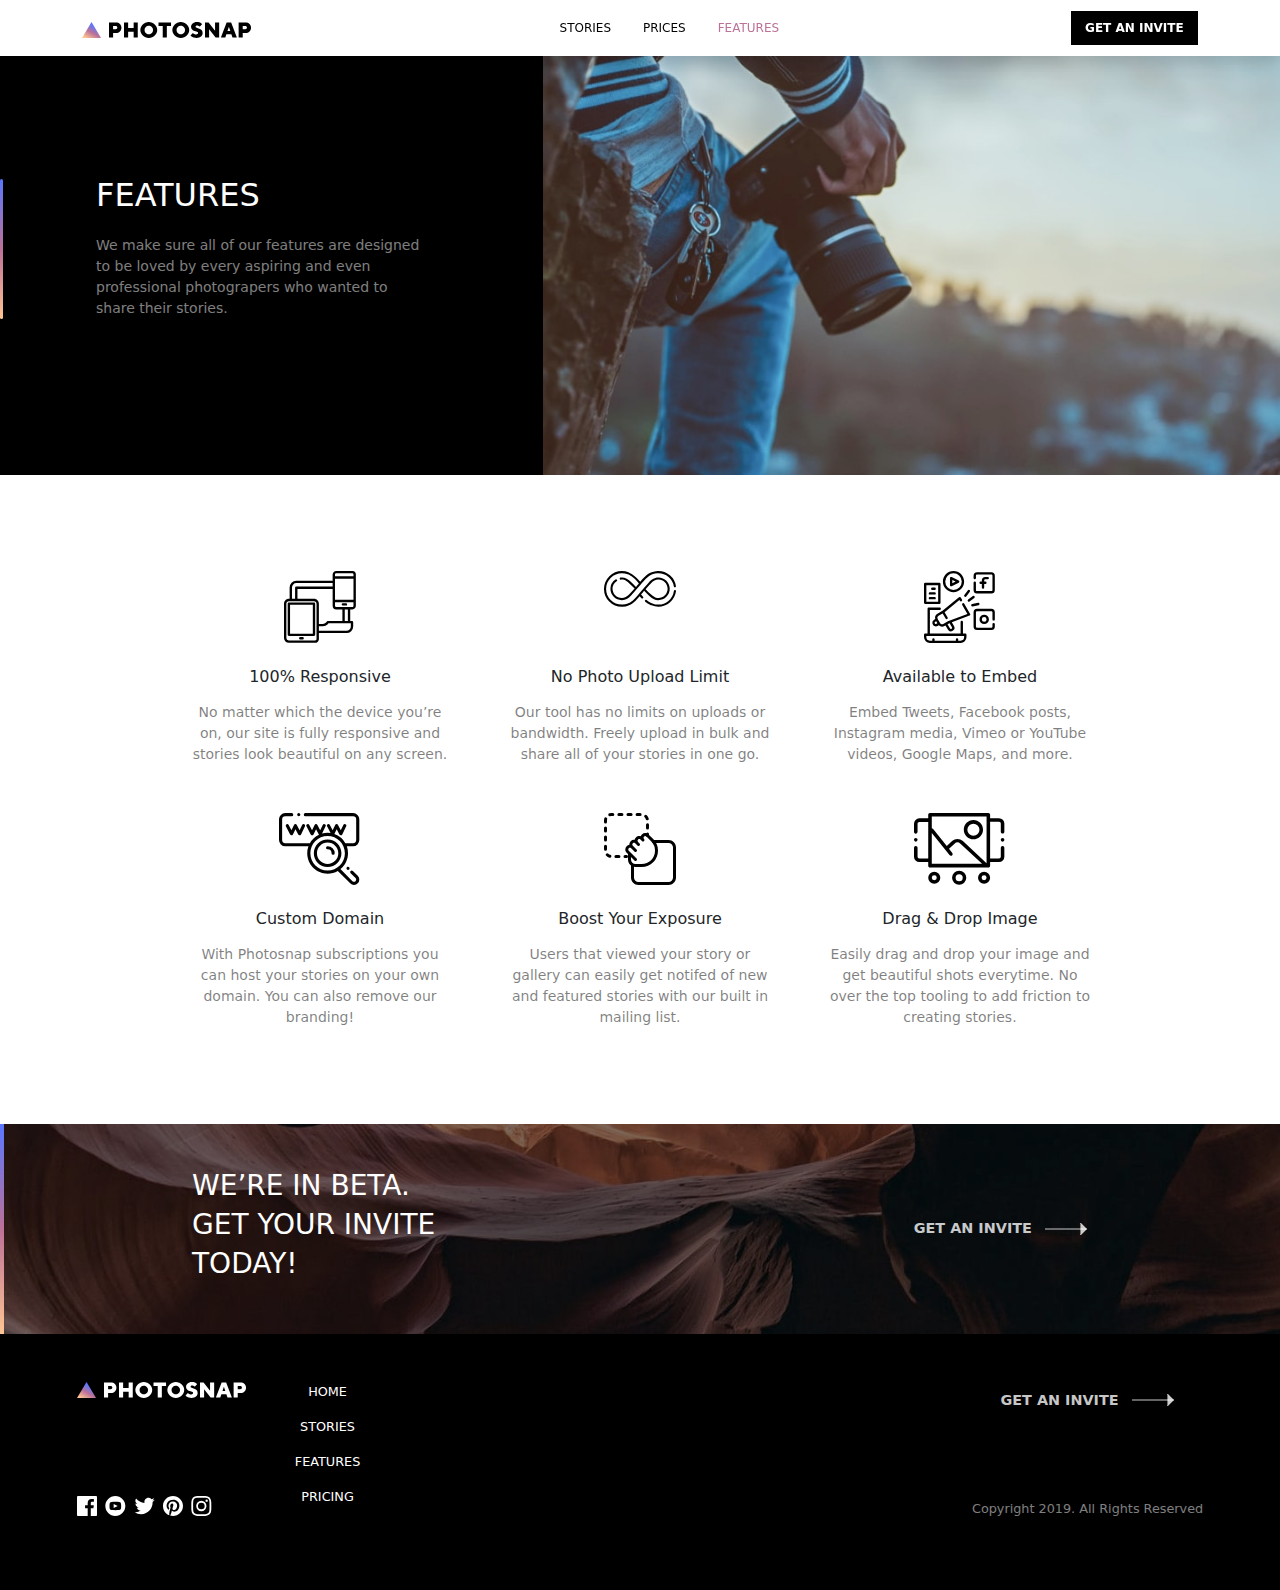
<file: features.html>
<!DOCTYPE html>
<html lang="en">
<head>
  <meta charset="UTF-8">
  <meta name="viewport" content="width=device-width, initial-scale=1.0">
  <link rel="stylesheet" href="css/all.min.css">  
  <link rel="stylesheet" href="css/bootstrap.min.css">
  <link rel="stylesheet" href="css/style.css">
  <title>Photosnap</title>
</head>
<body>
  <nav class="navbar navbar-expand-lg bg-white shadow">
    <div class="container-md">
      <a class="navbar-brand" href="index.html">
        <svg xmlns="http://www.w3.org/2000/svg" width="170" height="16"><defs>
          <linearGradient id="a" x1="0%" x2="50%" y1="85.457%" y2="14.543%"><stop offset="0%" stop-color="#FFC593"/><stop offset="51.945%" stop-color="#BC7198"/><stop offset="100%" stop-color="#5A77FF"/></linearGradient></defs><g fill="none" fill-rule="evenodd"><path fill="#000" fill-rule="nonzero" d="M31.108 15.568v-4.541h2.703c.836 0 1.6-.133 2.292-.4a5.19 5.19 0 001.773-1.113 5.1 5.1 0 001.146-1.676c.273-.642.41-1.344.41-2.108 0-.75-.137-1.449-.41-2.098a5.072 5.072 0 00-1.146-1.686A5.19 5.19 0 0036.103.832c-.692-.266-1.456-.4-2.292-.4H27v15.136h4.108zm2.487-8.217h-2.487V4.108h2.487c.49 0 .9.162 1.232.487.332.324.497.702.497 1.135 0 .432-.165.81-.497 1.135-.332.324-.742.486-1.232.486zm12.54 8.217V9.73h5.514v5.838h4.108V.432h-4.108v5.622h-5.514V.432h-4.108v15.136h4.108zM66.784 16a8.616 8.616 0 003.319-.638 8.401 8.401 0 002.68-1.74 8.192 8.192 0 001.785-2.552c.432-.965.648-1.989.648-3.07a7.428 7.428 0 00-.648-3.07 8.192 8.192 0 00-1.784-2.552 8.401 8.401 0 00-2.681-1.74A8.616 8.616 0 0066.783 0c-1.196 0-2.306.213-3.329.638a8.432 8.432 0 00-2.67 1.74A8.192 8.192 0 0059 4.93 7.428 7.428 0 0058.351 8c0 1.081.217 2.105.649 3.07a8.192 8.192 0 001.784 2.552 8.432 8.432 0 002.67 1.74c1.023.425 2.133.638 3.33.638zm0-3.676A4.285 4.285 0 0165.119 12a3.942 3.942 0 01-1.34-.908 4.33 4.33 0 01-.887-1.373A4.479 4.479 0 0162.568 8c0-.62.108-1.193.324-1.719a4.33 4.33 0 01.886-1.373c.375-.39.822-.692 1.34-.908a4.285 4.285 0 011.666-.324c.59 0 1.142.108 1.654.324.512.216.958.519 1.34.908.382.39.681.847.898 1.373.216.526.324 1.1.324 1.719 0 .62-.108 1.193-.324 1.719a4.236 4.236 0 01-.898 1.373c-.382.39-.828.692-1.34.908a4.206 4.206 0 01-1.654.324zm18.054 3.244V4.108h4.216V.432h-12.54v3.676h4.216v11.46h4.108zM98.784 16a8.616 8.616 0 003.319-.638 8.401 8.401 0 002.68-1.74 8.192 8.192 0 001.785-2.552c.432-.965.648-1.989.648-3.07a7.428 7.428 0 00-.648-3.07 8.192 8.192 0 00-1.784-2.552 8.401 8.401 0 00-2.681-1.74A8.616 8.616 0 0098.783 0c-1.196 0-2.306.213-3.329.638a8.432 8.432 0 00-2.67 1.74A8.192 8.192 0 0091 4.93 7.428 7.428 0 0090.351 8c0 1.081.217 2.105.649 3.07a8.192 8.192 0 001.784 2.552 8.432 8.432 0 002.67 1.74c1.023.425 2.133.638 3.33.638zm0-3.676A4.285 4.285 0 0197.119 12a3.942 3.942 0 01-1.34-.908 4.33 4.33 0 01-.887-1.373A4.479 4.479 0 0194.568 8c0-.62.108-1.193.324-1.719a4.33 4.33 0 01.886-1.373c.375-.39.822-.692 1.34-.908a4.285 4.285 0 011.666-.324c.59 0 1.142.108 1.654.324.512.216.958.519 1.34.908.382.39.681.847.898 1.373.216.526.324 1.1.324 1.719 0 .62-.108 1.193-.324 1.719a4.236 4.236 0 01-.898 1.373c-.382.39-.828.692-1.34.908a4.206 4.206 0 01-1.654.324zM114.568 16c.95 0 1.801-.133 2.55-.4.75-.267 1.385-.627 1.904-1.081.519-.454.915-.98 1.189-1.578.274-.599.41-1.236.41-1.914 0-.88-.172-1.6-.518-2.162a4.35 4.35 0 00-1.298-1.362 6.98 6.98 0 00-1.697-.822l-1.697-.562a7.533 7.533 0 01-1.297-.551c-.346-.195-.52-.465-.52-.811 0-.332.148-.63.444-.898.295-.266.688-.4 1.178-.4.375 0 .714.062 1.016.184.303.123.563.263.779.422.26.173.49.367.692.584l2.378-2.487a5.559 5.559 0 00-1.276-1.08c-.432-.275-.98-.523-1.643-.747C116.5.112 115.706 0 114.784 0c-.865 0-1.65.13-2.357.39-.706.259-1.308.605-1.805 1.037-.498.432-.883.93-1.157 1.492a3.908 3.908 0 00-.41 1.73c0 .879.172 1.6.518 2.162a4.35 4.35 0 001.297 1.362 6.98 6.98 0 001.698.822c.612.201 1.178.389 1.697.562.519.173.951.357 1.297.551.346.195.52.465.52.81 0 .433-.174.812-.52 1.136-.346.324-.821.487-1.427.487-.49 0-.933-.083-1.33-.25a5.466 5.466 0 01-1.027-.55 5.352 5.352 0 01-.886-.822l-2.378 2.486c.432.49.944.923 1.535 1.298.504.331 1.131.63 1.88.897.75.267 1.63.4 2.639.4zm12.54-.432V7.135l6.508 8.433h3.546V.432h-4.108v8.433L126.568.432H123v15.136h4.108zm16.216 0l1.081-3.244h4.973l1.081 3.244h4.433L149.162.432h-4.54l-5.73 15.136h4.432zm4.973-6.487h-2.81l1.405-4.432 1.405 4.432zm12.433 6.487v-4.541h2.702c.836 0 1.6-.133 2.292-.4a5.19 5.19 0 001.773-1.113 5.1 5.1 0 001.146-1.676c.274-.642.411-1.344.411-2.108 0-.75-.137-1.449-.41-2.098a5.072 5.072 0 00-1.147-1.686 5.19 5.19 0 00-1.773-1.114c-.692-.266-1.456-.4-2.292-.4h-6.81v15.136h4.108zm2.486-8.217h-2.486V4.108h2.486c.49 0 .901.162 1.233.487.331.324.497.702.497 1.135 0 .432-.166.81-.497 1.135-.332.324-.743.486-1.233.486z"/>
          <path fill="url(#a)" d="M0 16L9.5 0 19 16z"/></g></svg>
      </a>
      <button class="navbar-toggler" type="button" data-bs-toggle="collapse" data-bs-target="#navbarSupportedContent" aria-controls="navbarSupportedContent" aria-expanded="false" aria-label="Toggle navigation">
        <svg xmlns="http://www.w3.org/2000/svg" id="menu" width="20" height="6"><g fill-rule="evenodd"><path d="M0 0h20v1H0zM0 5h20v1H0z"/></g></svg>
        <svg xmlns="http://www.w3.org/2000/svg" id="close" width="16" height="15"><path fill-rule="evenodd" d="M14.718.075l.707.707L8.707 7.5l6.718 6.718-.707.707L8 8.207l-6.718 6.718-.707-.707L7.293 7.5.575.782l.707-.707L8 6.793 14.718.075z"/></svg>
      </button>
      <div class="collapse navbar-collapse text-center text-md-start" id="navbarSupportedContent">
        <ul class="navbar-nav mx-auto mb-2 mb-lg-0 borderBottom menuWidth py-2 py-md-0">
          <li class="nav-item">
            <a class="nav-link " aria-current="page" href="stories.html">STORIES</a>
          </li>
          <li class="nav-item">
            <a class="nav-link" href="pricing.html">PRICES</a>
          </li>
          <li class="nav-item">
            <a class="nav-link active" href="features.html">FEATURES</a>
          </li>
        </ul>
        <div class="py-2 py-md-0 menuWidth mx-auto mx-md-0">
          <button class="mainBtnWbg w-100 " type="submit">GET AN INVITE</button>
        </div>
      </div>
    </div>
  </nav>
  <section class="Home bg-black first">
    <div class="row">
      <div class="col-lg-5 col-md-8 align-self-center homeInfo">
         <div class="px-md-5 mx-md-5 py-5 py-md-0 px-4 mx-4 position-relative">
             <h2 class="text-white text-uppercase mb-4">features</h2>
             <p class="small text-white-50">
              We make sure all of our features are designed to be loved by every aspiring and even professional photograpers who wanted to share their stories.
            </p>
            </div>
      </div>
      <div class="col-lg-7 col-md-4 homeImage">
        <div>
          <img src="./assets/features/desktop/hero.jpg" alt="hero" class="w-100 imgLarge">
          <img src="./assets/features/tablet/hero.jpg" alt="hero" class="w-100 imgMedium">
          <img src="./assets/features/mobile/hero.jpg" alt="hero" class="w-100 imgSmall">
        </div>
     </div>
    </div>
    
  </section>
  <section class="featureCards bg-white py-5">
    <div class="row w-75 mx-auto py-5 gy-5">
         <div class="col-lg-4 col-md-6">
            <div class="text-center">
              <svg xmlns="http://www.w3.org/2000/svg" width="72" height="72" class="hFeature">
                <path d="M31.195 32.674c0-.654-.529-1.183-1.183-1.183H4.88c-.653 0-1.183.53-1.183 1.183v31.195c0 .653.53 1.182 1.183 1.182h25.133c.654 0 1.183-.53 1.183-1.182V32.674zM28.83 62.686H6.062v-28.83H28.83v28.83zm-10.194 3.4h-2.37a1.182 1.182 0 100 2.366h2.37a1.183 1.183 0 000-2.366z"/><path d="M68.33 0H52.298C50.32 0 48.64 1.545 48.64 3.523v6.235H12.292a6.694 6.694 0 00-6.674 6.696v11.34h-.724C2.168 27.795 0 30.063 0 32.792v34.168a4.864 4.864 0 004.897 4.893h26.086a3.91 3.91 0 002.835-1.183c.743-.765 1.221-1.737 1.073-2.798v-5.777h27.576a6.736 6.736 0 006.724-6.696V51.17a1.23 1.23 0 00-1.223-1.198h-1.734V38.44h2.095c1.978 0 3.523-1.678 3.523-3.656V3.523A3.483 3.483 0 0068.33 0zM51.005 7.688h18.48V28.83h-18.48V7.688zM52.3 2.366h16.03a1.12 1.12 0 011.158 1.157v1.8h-18.48v-1.8c0-.673.618-1.157 1.292-1.157zM7.984 16.454a4.326 4.326 0 014.308-4.33h36.349v3.4H12.22c-.654 0-1.132.594-1.132 1.247v11.024H7.984V16.454zm24.172 52.57c-.31.309-.735.477-1.173.463H4.9a2.5 2.5 0 01-2.536-2.532v-34.16c0-1.43 1.106-2.635 2.532-2.635h25.101c1.43 0 2.529 1.205 2.529 2.63v35.1c0 .011.036.007.036.02.026.411-.122.815-.407 1.113zm-2.154-41.23H13.454V17.89H48.64v16.894a3.712 3.712 0 003.658 3.656h6.1v11.532H43.995c-.33.003-.646.144-.87.389l-1.116 1.194a4.312 4.312 0 01-3.175 1.374h-3.944v-20.14c0-2.726-2.16-4.993-4.89-4.993zm36.823 27.604a4.368 4.368 0 01-4.358 4.331H34.891v-4.435h3.944a6.689 6.689 0 004.915-2.14l.765-.817h22.31v3.061zm-2.956-5.427h-3.105V38.44h3.105v11.532zm4.46-13.897H52.3a1.347 1.347 0 01-1.293-1.291v-3.588h18.48v3.588c0 .674-.483 1.29-1.157 1.29z"/>
                <path d="M61.947 32.23h-3.105a1.183 1.183 0 000 2.365h3.105a1.182 1.182 0 100-2.365z"/>
              </svg>
              <h6 class="pb-2 pt-4">100% Responsive</h6>
              <p class="mb-0 text-black-50 small pFeatureWidth mx-auto">
                No matter which the device you’re on, our site is fully responsive and stories look beautiful on any screen.</p>
            </div>
         </div>
         <div class="col-lg-4 col-md-6">
          <div class="text-center">
            <svg xmlns="http://www.w3.org/2000/svg" width="72" height="36" class="hFeature">
              <path d="M71.087 19.105a1.056 1.056 0 00-1.19.904 15.715 15.715 0 01-5.2 9.667 15.714 15.714 0 01-10.384 3.914c-2.082 0-4.104-.4-6.01-1.189a1.15 1.15 0 00-.102-.036c-.022-.006-2.272-.71-5.621-3.368a1.056 1.056 0 00-1.313 1.654c3.436 2.728 5.85 3.584 6.271 3.72 2.15.883 4.43 1.331 6.775 1.331 4.34 0 8.523-1.577 11.779-4.44a17.827 17.827 0 005.898-10.967 1.056 1.056 0 00-.903-1.19z"/><path d="M45.67 25.17c2.242 1.997 5.03 4.04 8.713 4.04h.004c6.256-.003 11.346-5.095 11.346-11.35 0-6.259-5.092-11.35-11.35-11.35-4.315 0-7.257 2.505-9.337 4.688-3.044 3.194-9.947 11.385-10.198 11.702-6.619 8.377-10.55 9.385-10.765 9.435a.8.8 0 00-.23.066 15.63 15.63 0 01-5.351 1.175l-.67.014A15.622 15.622 0 016.679 28.94a15.624 15.624 0 01-4.566-11.2c.03-4.189 1.705-8.126 4.715-11.085 2.975-2.923 6.88-4.527 11.015-4.527h.16a15.65 15.65 0 015.664 1.113c.112.044.223.088.335.13.55.206 5.395 2.163 10.85 9.087 0 0-2.344 2.862-2.886 3.505a79.573 79.573 0 00-5.482-5.414c-2.24-1.998-5.028-4.04-8.712-4.04h-.004c-.376 0-.757.018-1.13.055a1.056 1.056 0 00.209 2.102c.304-.03.614-.046.922-.046h.004c1.67 0 3.843.418 7.306 3.505a78.432 78.432 0 015.503 5.456 161.824 161.824 0 01-5.001 5.481c-2.659 2.79-5.067 4.034-7.809 4.034-5.093 0-9.237-4.144-9.237-9.238a9.23 9.23 0 014.12-7.693 1.056 1.056 0 10-1.172-1.757 11.339 11.339 0 00-5.06 9.45c0 6.259 5.091 11.35 11.35 11.35 4.315 0 7.256-2.505 9.336-4.688 3.044-3.194 10.386-11.94 10.386-11.94.005-.005.01-.01.013-.016 6.498-8.144 10.351-9.132 10.564-9.181a.796.796 0 00.23-.066c1.7-.704 3.501-1.1 5.352-1.176l.669-.013a15.73 15.73 0 0115.53 13.274 1.056 1.056 0 002.086-.327A17.846 17.846 0 0054.313.016h-.022L53.6.032h-.022a17.74 17.74 0 00-5.987 1.296c-.883.196-4.895 1.49-11.366 9.465-5.567-6.93-10.51-9.034-11.483-9.398a14.312 14.312 0 01-.293-.113A17.752 17.752 0 0018.023.018c-4.761-.05-9.26 1.775-12.675 5.132C1.934 8.506.035 12.972 0 17.726A17.725 17.725 0 005.18 30.43a17.72 17.72 0 0012.662 5.272h.022l.691-.014h.022a17.739 17.739 0 005.987-1.296c.872-.194 4.788-1.456 11.104-9.144.603.69 1.216 1.354 1.828 1.98a1.056 1.056 0 001.511-1.475 47.766 47.766 0 01-1.984-2.164c.554-.67 2.624-3.191 3.166-3.835a79.567 79.567 0 005.482 5.415zm.905-12.515c2.658-2.79 5.066-4.033 7.808-4.033 5.093 0 9.238 4.144 9.238 9.238 0 5.091-4.143 9.235-9.235 9.237h-.003c-1.67 0-3.844-.417-7.307-3.504a78.35 78.35 0 01-5.503-5.457 162.117 162.117 0 015.002-5.48z"/>
            </svg>
            <h6 class="pb-2 pt-4">No Photo Upload Limit</h6>
            <p class="mb-0 text-black-50 small pFeatureWidth pFeatureWidth mx-auto">
              Our tool has no limits on uploads or bandwidth. Freely upload in bulk and share all of your stories in one go.
            </p>
          </div>
         </div>
         <div class="col-lg-4 col-md-6">
          <div class="text-center">
           <svg xmlns="http://www.w3.org/2000/svg" width="71" height="72" class="hFeature">
            <path d="M41.311 62.557h-2.36V50.99a1.18 1.18 0 00-2.36 0v11.567H5.9V38.951h9.821a1.18 1.18 0 100-2.36h-11a1.18 1.18 0 00-1.181 1.18v24.786h-2.36A1.18 1.18 0 000 63.737v2.361A5.902 5.902 0 005.902 72H36.59a5.902 5.902 0 005.902-5.902v-2.36a1.18 1.18 0 00-1.18-1.18zm-1.18 3.541a3.541 3.541 0 01-3.54 3.541H34.23v-1.18a1.18 1.18 0 10-2.361 0v1.18H10.623v-1.18a1.18 1.18 0 10-2.36 0v1.18H5.901A3.541 3.541 0 012.36 66.1v-1.181h37.77v1.18zM61.377 8.262h2.36a1.18 1.18 0 100-2.36h-2.36a3.541 3.541 0 00-3.54 3.54v1.181h-1.181a1.18 1.18 0 100 2.36h1.18v3.542a1.18 1.18 0 002.36 0v-3.541h1.181a1.18 1.18 0 000-2.361h-1.18v-1.18c0-.652.528-1.18 1.18-1.18z"/><path d="M67.279 1.18H53.115a3.541 3.541 0 00-3.541 3.541v2.361a1.18 1.18 0 002.36 0v-2.36c0-.653.529-1.181 1.18-1.181H67.28c.652 0 1.18.528 1.18 1.18v14.164a1.18 1.18 0 01-1.18 1.18H53.115a1.18 1.18 0 01-1.18-1.18v-7.082a1.18 1.18 0 10-2.361 0v7.082a3.541 3.541 0 003.54 3.541H67.28a3.541 3.541 0 003.54-3.54V4.72a3.541 3.541 0 00-3.54-3.54zM55.475 48.393a4.721 4.721 0 109.443 0 4.721 4.721 0 00-9.443 0zm7.082 0a2.36 2.36 0 11-4.72 0 2.36 2.36 0 014.72 0z"/><path d="M67.279 37.77H53.115a3.541 3.541 0 00-3.541 3.541v14.164a3.541 3.541 0 003.54 3.541H67.28a3.541 3.541 0 003.54-3.54v-2.361a1.18 1.18 0 10-2.36 0v2.36a1.18 1.18 0 01-1.18 1.18H53.115a1.18 1.18 0 01-1.18-1.18V41.311c0-.651.528-1.18 1.18-1.18h14.164c.652 0 1.18.529 1.18 1.18v7.082a1.18 1.18 0 102.36 0v-7.082a3.541 3.541 0 00-3.54-3.54zM26.522 15.167a1.18 1.18 0 001.157.047l7.082-3.54a1.18 1.18 0 000-2.102l-7.082-3.54a1.18 1.18 0 00-1.712 1.05v7.082c0 .408.21.787.555 1.003zm1.806-6.173l3.258 1.629-3.258 1.629V8.994z"/><path d="M29.508 21.246c5.867 0 10.623-4.756 10.623-10.623C40.131 4.756 35.375 0 29.508 0c-5.867 0-10.623 4.756-10.623 10.623 0 5.867 4.756 10.623 10.623 10.623zm0-18.885a8.262 8.262 0 110 16.524 8.262 8.262 0 010-16.524zm11.803 23.606c.372 0 .722-.175.945-.472l3.54-4.721a1.18 1.18 0 10-1.888-1.417l-3.54 4.722a1.18 1.18 0 00.943 1.888zm2.597 4.25a1.18 1.18 0 001.653.235l4.721-3.54a1.18 1.18 0 10-1.416-1.889l-4.722 3.54a1.18 1.18 0 00-.236 1.653zm11.567 2.596a1.18 1.18 0 00-1.416-.944l-5.902 1.18a1.186 1.186 0 00.236 2.36h.237l5.901-1.18a1.18 1.18 0 00.944-1.416zM1.18 33.05h14.164a1.18 1.18 0 001.18-1.18V12.984a1.18 1.18 0 00-1.18-1.18H1.18A1.18 1.18 0 000 12.983v18.885c0 .652.528 1.18 1.18 1.18zm1.18-18.885h11.804v16.525H2.36V14.164z"/><path d="M10.623 16.525h-2.36a1.18 1.18 0 100 2.36h2.36a1.18 1.18 0 100-2.36zm0 4.72H5.902a1.18 1.18 0 000 2.362h4.721a1.18 1.18 0 100-2.361zm0 4.722H5.902a1.18 1.18 0 000 2.36h4.721a1.18 1.18 0 100-2.36zm29.65 6.728a1.184 1.184 0 10-2.054 1.18l5.205 9.006-18.885 7.082h-.177l-3.069 1.77-2.042 1.181a2.36 2.36 0 01-3.222-.862l-2.36-4.083a2.36 2.36 0 01.884-3.117l4.084-2.36 2.951 5.11a1.18 1.18 0 001.027.59 1.18 1.18 0 001.027-1.77l-3.045-5.264L35.41 28.942l.484.838a1.184 1.184 0 102.054-1.18l-1.18-2.043a1.18 1.18 0 00-.815-.566 1.18 1.18 0 00-.968.248L18.46 39.859l-5.028 2.904a4.721 4.721 0 00-2.172 5.347l-1.18.673a3.541 3.541 0 001.77 6.61 3.612 3.612 0 001.771-.472l1.18-.673a4.58 4.58 0 003.305 1.393 4.65 4.65 0 002.36-.638l1.028-.59 2.36 4.096a3.541 3.541 0 004.828 1.298 3.541 3.541 0 001.298-4.84l-2.148-3.74 17.705-6.646a1.18 1.18 0 00.614-1.688l-5.878-10.198zm-27.88 20.172a1.18 1.18 0 01-.897.118 1.18 1.18 0 01-.72-.543 1.18 1.18 0 01.437-1.617l1.027-.59 1.18 2.042-1.027.59zm15.534 3.305c.156.271.199.594.118.897a1.18 1.18 0 01-.555.708 1.18 1.18 0 01-1.605-.425l-2.361-4.096 1.96-1.12h.094l2.349 4.036z"/>
          </svg>
            <h6 class="pb-2 pt-4">Available to Embed</h6>
            <p class="mb-0 text-black-50 small mx-auto pFeatureWidth">
              Embed Tweets, Facebook posts, Instagram media, Vimeo or YouTube videos, Google Maps, and more. 
            </p>
          </div>
         </div>
         <div class="col-lg-4 col-md-6">
          <div class="text-center">
          <svg xmlns="http://www.w3.org/2000/svg" width="81" height="72" class="hFeature">
            <path d="M48.628 26.431c-7.611 0-13.804 6.193-13.804 13.804 0 7.612 6.193 13.804 13.804 13.804 7.612 0 13.804-6.192 13.804-13.804 0-7.611-6.192-13.804-13.804-13.804zm0 24.471c-5.882 0-10.667-4.785-10.667-10.667 0-5.881 4.785-10.666 10.667-10.666s10.667 4.785 10.667 10.666c0 5.882-4.785 10.667-10.667 10.667z"/><path d="M48.628 33.177a1.569 1.569 0 100 3.137 3.926 3.926 0 013.921 3.921 1.569 1.569 0 103.137 0 7.066 7.066 0 00-7.058-7.058zM9.67 11.907a1.57 1.57 0 00-2.786 1.442l4.222 8.157c.273.528.826.85 1.417.847a1.57 1.57 0 001.39-.89l2.556-5.322 2.777 5.365c.27.52.807.847 1.393.847h.023a1.57 1.57 0 001.391-.89l3.918-8.157a1.569 1.569 0 00-2.828-1.357l-2.557 5.322-2.777-5.365a1.57 1.57 0 00-2.807.042l-2.555 5.323-2.777-5.365zm10.093-8.691a1.58 1.58 0 001.109-.46c.292-.292.46-.697.46-1.109 0-.412-.168-.817-.46-1.109a1.58 1.58 0 00-1.11-.46 1.58 1.58 0 00-1.108.46 1.58 1.58 0 00-.46 1.11c0 .411.168.816.46 1.108.292.292.696.46 1.109.46z"/><path d="M80.314 27.059V6.353A6.282 6.282 0 0074.039.078H26.351a1.569 1.569 0 000 3.138H74.04a3.14 3.14 0 013.137 3.137v20.706a3.14 3.14 0 01-3.137 3.137h-7.53c-.045 0-.089.003-.133.007a20.501 20.501 0 00-11.026-9.22l2.325-4.841 2.777 5.364c.27.521.807.847 1.393.847h.024a1.57 1.57 0 001.39-.89l3.917-8.157a1.568 1.568 0 10-2.827-1.357l-2.556 5.322-2.777-5.365a1.567 1.567 0 00-2.807.042l-2.556 5.323-2.777-5.365a1.57 1.57 0 00-2.787 1.443l3.472 6.706a20.348 20.348 0 00-8.498.56l3.511-7.309a1.568 1.568 0 10-2.828-1.357L41.19 17.27l-2.777-5.365a1.568 1.568 0 00-2.807.042l-2.556 5.323-2.777-5.365a1.569 1.569 0 00-2.786 1.443l4.223 8.157a1.57 1.57 0 002.807-.042l2.556-5.322 2.776 5.364c.047.09.104.171.166.249a20.529 20.529 0 00-9.13 8.441H6.274a3.14 3.14 0 01-3.138-3.137V6.353a3.14 3.14 0 013.138-3.137h6.43a1.569 1.569 0 100-3.138h-6.43A6.282 6.282 0 000 6.353v20.706a6.282 6.282 0 006.275 6.274h23.164a20.296 20.296 0 00-1.203 6.902c0 11.245 9.148 20.392 20.392 20.392 3.695 0 7.164-.987 10.156-2.713l12.45 12.45a5.302 5.302 0 003.76 1.555 5.302 5.302 0 003.762-1.555 5.325 5.325 0 000-7.523l-4.892-4.891a1.569 1.569 0 00-2.218 2.218l4.891 4.892c.85.85.85 2.235 0 3.086-.85.85-2.234.85-3.085 0L61.415 56.108c4.635-3.741 7.605-9.466 7.605-15.873 0-2.421-.425-4.745-1.203-6.902h6.222a6.282 6.282 0 006.275-6.274zM48.628 57.49c-9.514 0-17.255-7.74-17.255-17.255 0-9.514 7.741-17.255 17.255-17.255s17.255 7.741 17.255 17.255-7.74 17.255-17.255 17.255z"/><path d="M67.925 54.23a1.58 1.58 0 00-.46 1.108c0 .413.168.817.46 1.11.293.291.696.459 1.109.459.412 0 .817-.168 1.109-.46.293-.292.46-.696.46-1.109a1.572 1.572 0 00-1.57-1.568c-.412 0-.817.167-1.108.46z"/></svg>
            <h6 class="pb-2 pt-4">Custom Domain</h6>
            <p class="mb-0 text-black-50 small mx-auto pFeatureWidth">
              With Photosnap subscriptions you can host your stories on your own domain. You can also remove our branding!
            </p>
          </div>
         </div>
         <div class="col-lg-4 col-md-6">
          <div class="text-center">
            <svg xmlns="http://www.w3.org/2000/svg" width="72" height="72" class="hFeature">
              <path d="M64.5 27h-15a1.5 1.5 0 000 3h15c2.481 0 4.5 2.019 4.5 4.5v30c0 2.481-2.019 4.5-4.5 4.5h-30a4.505 4.505 0 01-4.5-4.5v-12a1.5 1.5 0 00-3 0v12c0 4.134 3.366 7.5 7.5 7.5h30c4.134 0 7.5-3.366 7.5-7.5v-30c0-4.134-3.366-7.5-7.5-7.5zm-42 15H21a1.5 1.5 0 000 3h1.5a1.5 1.5 0 000-3zM8.823 0H7.5a7.54 7.54 0 00-2.106.3 1.505 1.505 0 00-1.02 1.863A1.502 1.502 0 006.237 3.18C6.645 3.06 7.068 3 7.5 3h1.323a1.499 1.499 0 100-3zM3 36.171v-3.033a1.5 1.5 0 00-3 0v3.033a1.5 1.5 0 003 0zm-1.5-7.599a1.5 1.5 0 001.5-1.5v-3.033a1.5 1.5 0 00-3 0v3.033a1.5 1.5 0 001.5 1.5zm0-18.195a1.5 1.5 0 001.5-1.5V7.5c0-.417.057-.828.168-1.224a1.498 1.498 0 00-1.035-1.851A1.49 1.49 0 00.283 5.46 7.557 7.557 0 000 7.5v1.377a1.5 1.5 0 001.5 1.5zm0 9.099a1.5 1.5 0 001.5-1.5v-3.033a1.5 1.5 0 00-3 0v3.033a1.5 1.5 0 001.5 1.5zm4.77 22.353a4.515 4.515 0 01-1.938-1.137 1.501 1.501 0 00-2.121.006 1.498 1.498 0 00.006 2.121 7.49 7.49 0 003.234 1.896 1.498 1.498 0 001.851-1.032A1.498 1.498 0 006.27 41.83zM43.257 7.308c.138 0 .279-.018.42-.063a1.5 1.5 0 001.02-1.86 7.506 7.506 0 00-1.923-3.22 1.498 1.498 0 00-2.121.013 1.501 1.501 0 00.012 2.12c.54.54.942 1.207 1.152 1.93.192.654.789 1.08 1.44 1.08zM36.117 0h-3.033a1.5 1.5 0 000 3h3.033a1.5 1.5 0 000-3zm-21.18 42h-3.033a1.5 1.5 0 000 3h3.033a1.5 1.5 0 000-3zM43.5 10.35a1.5 1.5 0 00-1.5 1.5v3.033a1.5 1.5 0 003 0V11.85c0-.831-.672-1.5-1.5-1.5zM27.021 0h-3.033a1.5 1.5 0 000 3h3.03a1.501 1.501 0 10.003-3zm-9.099 0h-3.033a1.5 1.5 0 000 3h3.033a1.5 1.5 0 000-3zM43.5 19.5A1.5 1.5 0 0042 21v1.5a1.5 1.5 0 003 0V21a1.5 1.5 0 00-1.5-1.5z"/><path d="M49.212 26.088l-4.65-4.65a4.69 4.69 0 00-6.621 0 4.66 4.66 0 00-1.15 1.887c-1.634-.57-3.59-.147-4.85 1.113a4.662 4.662 0 00-1.284 2.424 4.723 4.723 0 00-3.966 1.326 4.672 4.672 0 00-1.36 3.636 4.658 4.658 0 00-2.675 1.329 4.652 4.652 0 00-1.371 3.312c0 1.251.486 2.43 1.37 3.312L24 41.121V46.5c0 4.134 3.366 7.5 7.5 7.5h6.15C46.665 54 54 46.665 54 37.65c0-4.365-1.701-8.472-4.788-11.562zM37.65 51H31.5a4.505 4.505 0 01-4.5-4.5v-2.379l3.441 3.441a1.501 1.501 0 002.121 0 1.507 1.507 0 000-2.124l-7.785-7.785a1.665 1.665 0 01-.492-1.188c0-.447.174-.87.492-1.188.636-.636 1.743-.636 2.379 0l3.285 3.285a1.501 1.501 0 002.121 0 1.507 1.507 0 000-2.121l-3.75-3.75a1.682 1.682 0 010-2.379c.636-.636 1.743-.636 2.379 0l2.25 2.25a1.501 1.501 0 002.121 0 1.507 1.507 0 000-2.121l-1.5-1.5a1.682 1.682 0 010-2.379c.636-.636 1.743-.636 2.379 0l1.5 1.5a1.501 1.501 0 002.121 0 1.507 1.507 0 00-.003-2.124 1.66 1.66 0 01-.492-1.188c0-.45.177-.873.495-1.188a1.682 1.682 0 012.379 0l4.65 4.65A13.264 13.264 0 0151 37.65C51 45.012 45.012 51 37.65 51z"/>
            </svg>
            <h6 class="pb-2 pt-4">Boost Your Exposure</h6>
            <p class="mb-0 text-black-50 small mx-auto pFeatureWidth">
              Users that viewed your story or gallery can easily get notifed of new and featured stories with our built in mailing list.
            </p>
          </div>
         </div>
         <div class="col-lg-4 col-md-6">
          <div class="text-center">
            <svg xmlns="http://www.w3.org/2000/svg" width="91" height="72" class="hFeature">
              <path d="M45.176 57.627a7.122 7.122 0 00-7.114 7.114 7.122 7.122 0 007.114 7.114 7.122 7.122 0 007.115-7.114 7.122 7.122 0 00-7.115-7.114zm0 10.671a3.561 3.561 0 01-3.557-3.557 3.561 3.561 0 013.557-3.557 3.561 3.561 0 013.558 3.557 3.561 3.561 0 01-3.558 3.557zm-24.9-9.604a6.054 6.054 0 00-6.047 6.047 6.054 6.054 0 006.047 6.047 6.054 6.054 0 006.047-6.047 6.054 6.054 0 00-6.047-6.047zm0 8.537a2.493 2.493 0 01-2.49-2.49 2.493 2.493 0 012.49-2.49 2.493 2.493 0 012.49 2.49 2.493 2.493 0 01-2.49 2.49zm49.8-8.537a6.054 6.054 0 00-6.046 6.047 6.054 6.054 0 006.047 6.047 6.054 6.054 0 006.047-6.047 6.054 6.054 0 00-6.047-6.047zm0 8.537a2.493 2.493 0 01-2.49-2.49 2.493 2.493 0 012.49-2.49 2.493 2.493 0 012.49 2.49 2.493 2.493 0 01-2.49 2.49zm-10.67-40.908c5.295 0 9.604-4.308 9.604-9.604 0-5.296-4.309-9.605-9.605-9.605s-9.604 4.309-9.604 9.605 4.308 9.604 9.604 9.604zm0-15.651a6.054 6.054 0 016.047 6.047 6.054 6.054 0 01-6.048 6.047 6.054 6.054 0 01-6.047-6.047 6.054 6.054 0 016.047-6.047zM88.573 25.09c.98 0 1.779.798 1.779 1.778s-.799 1.779-1.779 1.779c-.98 0-1.778-.799-1.778-1.779 0-.98.798-1.778 1.778-1.778zM1.78 28.648A1.78 1.78 0 010 26.869c0-.98.799-1.778 1.779-1.778.98 0 1.778.798 1.778 1.778a1.78 1.78 0 01-1.778 1.779zM85.017 5.272h-8.893V1.78C76.124.796 75.328 0 74.346 0H16.007c-.982 0-1.778.796-1.778 1.779v3.557H5.336A5.336 5.336 0 000 10.672v8.132c0 .946.711 1.774 1.655 1.838a1.781 1.781 0 001.902-1.774v-8.196c.002-.979.8-1.777 1.779-1.779h8.893v36.64H5.336a1.786 1.786 0 01-1.779-1.78v-8.88c0-1.02-.866-1.845-1.902-1.774C.711 33.163 0 33.99 0 34.937v8.817a5.336 5.336 0 005.336 5.335h8.893v3.558c0 .982.796 1.778 1.778 1.778h58.339c.982 0 1.778-.796 1.778-1.778v-3.621h8.893a5.336 5.336 0 005.336-5.336v-8.817c0-.946-.711-1.774-1.655-1.838a1.781 1.781 0 00-1.902 1.774v8.88a1.786 1.786 0 01-1.779 1.78h-8.893V8.829h8.893c.978.002 1.777.8 1.779 1.779v8.196c0 1.02.866 1.845 1.902 1.774.944-.064 1.655-.892 1.655-1.838v-8.132a5.336 5.336 0 00-5.336-5.336zm-12.45-1.715v46.63L48.87 28.037c-3.02-2.823-7.75-2.823-10.769 0l-5.318 4.971L19.78 16.754a4.816 4.816 0 00-1.994-1.475V3.557h54.78zM17.786 19.955l17.715 22.144c1.48 1.85 4.258-.372 2.778-2.223l-3.266-4.082 5.518-5.159a4.34 4.34 0 015.911 0l21.644 20.233h-50.3V19.955z"/>
            </svg>
            <h6 class="pb-2 pt-4">Drag & Drop Image</h6>
            <p class="mb-0 text-black-50 small mx-auto pFeatureWidth">
              Easily drag and drop your image and get beautiful shots everytime. No over the top tooling to add friction to creating stories.
            </p>
          </div>
         </div>
    </div>
  </section>
  <section class="beta py-5">
   <div class="inviteWidth mx-auto d-flex flex-column flex-md-row justify-content-between  align-items-md-center align-items-start ps-5 ps-md-0">
    <div class="mb-4 mb-md-0 ">
      <h3 class="text-white text-uppercase lh-1"> We’re in beta.</h3>
      <h3 class="text-white text-uppercase lh-l "> Get your invite</h3>
      <h3 class="text-white text-uppercase lh-1">today!</h3>
    </div>
    <p class="mb-0 ">
      <button class="secondaryBtnBbg text-uppercase fw-semibold">Get an Invite</button>
      <svg xmlns="http://www.w3.org/2000/svg" width="43" height="14" class="ms-2">
        <g fill="rgba(255, 255, 255, 0.784)" fill-rule="evenodd" stroke="rgba(255, 255, 255, 0.784)"><path d="M0 7h41.864M35.428 1l6 6-6 6"/></g></svg>
      </p>
   </div>
  </section>

  <footer class="bg-black py-5">
    <div class="d-flex flex-column flex-md-row justify-content-md-between pFeatureWidth mx-auto align-items-center align-items-md-start" >
       <div class="d-flex flex-column align-items-center flex-lg-row align-items-lg-start pb-5 pb-md-0 position-relative">
         <div class="d-flex flex-column align-items-center align-items-md-start me-lg-5">
          <svg xmlns="http://www.w3.org/2000/svg" width="170" height="16"><defs>
            <linearGradient id="a" x1="0%" x2="50%" y1="85.457%" y2="14.543%">
              <stop offset="0%" stop-color="#FFC593"/><stop offset="51.945%" stop-color="#BC7198"/><stop offset="100%" stop-color="#5A77FF"/>
            </linearGradient></defs><g fill="none" fill-rule="evenodd"><path fill="#fff" fill-rule="nonzero" d="M31.108 15.568v-4.541h2.703c.836 0 1.6-.133 2.292-.4a5.19 5.19 0 001.773-1.113 5.1 5.1 0 001.146-1.676c.273-.642.41-1.344.41-2.108 0-.75-.137-1.449-.41-2.098a5.072 5.072 0 00-1.146-1.686A5.19 5.19 0 0036.103.832c-.692-.266-1.456-.4-2.292-.4H27v15.136h4.108zm2.487-8.217h-2.487V4.108h2.487c.49 0 .9.162 1.232.487.332.324.497.702.497 1.135 0 .432-.165.81-.497 1.135-.332.324-.742.486-1.232.486zm12.54 8.217V9.73h5.514v5.838h4.108V.432h-4.108v5.622h-5.514V.432h-4.108v15.136h4.108zM66.784 16a8.616 8.616 0 003.319-.638 8.401 8.401 0 002.68-1.74 8.192 8.192 0 001.785-2.552c.432-.965.648-1.989.648-3.07a7.428 7.428 0 00-.648-3.07 8.192 8.192 0 00-1.784-2.552 8.401 8.401 0 00-2.681-1.74A8.616 8.616 0 0066.783 0c-1.196 0-2.306.213-3.329.638a8.432 8.432 0 00-2.67 1.74A8.192 8.192 0 0059 4.93 7.428 7.428 0 0058.351 8c0 1.081.217 2.105.649 3.07a8.192 8.192 0 001.784 2.552 8.432 8.432 0 002.67 1.74c1.023.425 2.133.638 3.33.638zm0-3.676A4.285 4.285 0 0165.119 12a3.942 3.942 0 01-1.34-.908 4.33 4.33 0 01-.887-1.373A4.479 4.479 0 0162.568 8c0-.62.108-1.193.324-1.719a4.33 4.33 0 01.886-1.373c.375-.39.822-.692 1.34-.908a4.285 4.285 0 011.666-.324c.59 0 1.142.108 1.654.324.512.216.958.519 1.34.908.382.39.681.847.898 1.373.216.526.324 1.1.324 1.719 0 .62-.108 1.193-.324 1.719a4.236 4.236 0 01-.898 1.373c-.382.39-.828.692-1.34.908a4.206 4.206 0 01-1.654.324zm18.054 3.244V4.108h4.216V.432h-12.54v3.676h4.216v11.46h4.108zM98.784 16a8.616 8.616 0 003.319-.638 8.401 8.401 0 002.68-1.74 8.192 8.192 0 001.785-2.552c.432-.965.648-1.989.648-3.07a7.428 7.428 0 00-.648-3.07 8.192 8.192 0 00-1.784-2.552 8.401 8.401 0 00-2.681-1.74A8.616 8.616 0 0098.783 0c-1.196 0-2.306.213-3.329.638a8.432 8.432 0 00-2.67 1.74A8.192 8.192 0 0091 4.93 7.428 7.428 0 0090.351 8c0 1.081.217 2.105.649 3.07a8.192 8.192 0 001.784 2.552 8.432 8.432 0 002.67 1.74c1.023.425 2.133.638 3.33.638zm0-3.676A4.285 4.285 0 0197.119 12a3.942 3.942 0 01-1.34-.908 4.33 4.33 0 01-.887-1.373A4.479 4.479 0 0194.568 8c0-.62.108-1.193.324-1.719a4.33 4.33 0 01.886-1.373c.375-.39.822-.692 1.34-.908a4.285 4.285 0 011.666-.324c.59 0 1.142.108 1.654.324.512.216.958.519 1.34.908.382.39.681.847.898 1.373.216.526.324 1.1.324 1.719 0 .62-.108 1.193-.324 1.719a4.236 4.236 0 01-.898 1.373c-.382.39-.828.692-1.34.908a4.206 4.206 0 01-1.654.324zM114.568 16c.95 0 1.801-.133 2.55-.4.75-.267 1.385-.627 1.904-1.081.519-.454.915-.98 1.189-1.578.274-.599.41-1.236.41-1.914 0-.88-.172-1.6-.518-2.162a4.35 4.35 0 00-1.298-1.362 6.98 6.98 0 00-1.697-.822l-1.697-.562a7.533 7.533 0 01-1.297-.551c-.346-.195-.52-.465-.52-.811 0-.332.148-.63.444-.898.295-.266.688-.4 1.178-.4.375 0 .714.062 1.016.184.303.123.563.263.779.422.26.173.49.367.692.584l2.378-2.487a5.559 5.559 0 00-1.276-1.08c-.432-.275-.98-.523-1.643-.747C116.5.112 115.706 0 114.784 0c-.865 0-1.65.13-2.357.39-.706.259-1.308.605-1.805 1.037-.498.432-.883.93-1.157 1.492a3.908 3.908 0 00-.41 1.73c0 .879.172 1.6.518 2.162a4.35 4.35 0 001.297 1.362 6.98 6.98 0 001.698.822c.612.201 1.178.389 1.697.562.519.173.951.357 1.297.551.346.195.52.465.52.81 0 .433-.174.812-.52 1.136-.346.324-.821.487-1.427.487-.49 0-.933-.083-1.33-.25a5.466 5.466 0 01-1.027-.55 5.352 5.352 0 01-.886-.822l-2.378 2.486c.432.49.944.923 1.535 1.298.504.331 1.131.63 1.88.897.75.267 1.63.4 2.639.4zm12.54-.432V7.135l6.508 8.433h3.546V.432h-4.108v8.433L126.568.432H123v15.136h4.108zm16.216 0l1.081-3.244h4.973l1.081 3.244h4.433L149.162.432h-4.54l-5.73 15.136h4.432zm4.973-6.487h-2.81l1.405-4.432 1.405 4.432zm12.433 6.487v-4.541h2.702c.836 0 1.6-.133 2.292-.4a5.19 5.19 0 001.773-1.113 5.1 5.1 0 001.146-1.676c.274-.642.411-1.344.411-2.108 0-.75-.137-1.449-.41-2.098a5.072 5.072 0 00-1.147-1.686 5.19 5.19 0 00-1.773-1.114c-.692-.266-1.456-.4-2.292-.4h-6.81v15.136h4.108zm2.486-8.217h-2.486V4.108h2.486c.49 0 .901.162 1.233.487.331.324.497.702.497 1.135 0 .432-.166.81-.497 1.135-.332.324-.743.486-1.233.486z"/><path fill="url(#a)" d="M0 16L9.5 0 19 16z"/></g>
          </svg>
          <div class="socials d-flex mt-3 mb-4 text-center text-md-start mt-md-5 pt-md-5">
            <a href="https://www.facebook.com/" class="pe-2">
             <svg xmlns="http://www.w3.org/2000/svg" width="20" height="20"><defs>
               <linearGradient id="a" x1="100%" x2="0%" y1="0%" y2="100%">
                <stop offset="0%" stop-color="#63AFDB"/><stop offset="100%" stop-color="#6028F1"/>
            </linearGradient></defs><path fill="#fff" d="M18.896 0H1.104C.494 0 0 .494 0 1.104v17.793C0 19.506.494 20 1.104 20h9.58v-7.745H8.076V9.237h2.606V7.01c0-2.583 1.578-3.99 3.883-3.99 1.104 0 2.052.082 2.329.119v2.7h-1.598c-1.254 0-1.496.597-1.496 1.47v1.928h2.989l-.39 3.018h-2.6V20h5.098c.608 0 1.102-.494 1.102-1.104V1.104C20 .494 19.506 0 18.896 0z"/>
            </svg>
            </a>
            <a href="https://www.youtube.com/?themeRefresh=1" class="pe-2">
             <svg xmlns="http://www.w3.org/2000/svg" width="21" height="20"><defs>
               <linearGradient id="a" x1="0%" x2="100%" y1="100%" y2="0%"><stop offset="0%" stop-color="#D3205A"/>
                <stop offset="100%" stop-color="#FF5A5A"/></linearGradient></defs>
                <path fill="#fff" d="M43.33 0c-5.523 0-10 4.478-10 10 0 5.523 4.477 10 10 10s10-4.477 10-10c0-5.522-4.477-10-10-10zm3.7 14.077c-1.75.12-5.653.12-7.402 0-1.896-.13-2.117-1.059-2.131-4.077.014-3.024.237-3.947 2.131-4.077 1.75-.12 5.652-.12 7.403 0 1.897.13 2.117 1.059 2.132 4.077-.015 3.024-.237 3.947-2.132 4.077zm-5.367-6.029l4.098 1.949-4.098 1.955V8.048z" transform="translate(-33)"/>
              </svg>
            </a>
            <a href="https://twitter.com/" class="pe-2">
             <svg xmlns="http://www.w3.org/2000/svg" width="21" height="18"><defs>
               <linearGradient id="a" x1="100%" x2="0%" y1="16.979%" y2="83.021%">
                <stop offset="0%" stop-color="#65FFEB"/><stop offset="100%" stop-color="#27718A"/></linearGradient></defs>
                <path fill="#fff" d="M86.66 3.797a8.192 8.192 0 01-2.357.646 4.11 4.11 0 001.805-2.27 8.22 8.22 0 01-2.606.996 4.096 4.096 0 00-2.995-1.296c-2.65 0-4.596 2.472-3.998 5.038a11.648 11.648 0 01-8.457-4.287 4.109 4.109 0 001.27 5.478 4.086 4.086 0 01-1.858-.513c-.045 1.901 1.318 3.68 3.291 4.075a4.113 4.113 0 01-1.853.07 4.106 4.106 0 003.833 2.85 8.25 8.25 0 01-6.075 1.7 11.616 11.616 0 006.29 1.843c7.618 0 11.922-6.434 11.662-12.205a8.354 8.354 0 002.048-2.124z" transform="translate(-66 -1)"/>
              </svg>
            </a>
            <a href="https://www.pinterest.com/" class="pe-2">
             <svg xmlns="http://www.w3.org/2000/svg" width="20" height="20"><defs>
               <linearGradient id="a" x1="100%" x2="0%" y1="0%" y2="100%">
                <stop offset="0%" stop-color="#F6C683"/><stop offset="100%" stop-color="#DE3838"/></linearGradient></defs>
                <path fill="#fff" d="M109.99 0c-5.522 0-10 4.477-10 10 0 4.237 2.636 7.855 6.356 9.312-.088-.791-.167-2.005.035-2.868.181-.78 1.172-4.97 1.172-4.97s-.299-.6-.299-1.486c0-1.39.806-2.428 1.81-2.428.852 0 1.264.64 1.264 1.408 0 .858-.546 2.14-.828 3.33-.236.995.5 1.807 1.48 1.807 1.778 0 3.144-1.874 3.144-4.58 0-2.393-1.72-4.068-4.176-4.068-2.845 0-4.515 2.135-4.515 4.34 0 .859.33 1.781.744 2.281a.3.3 0 01.069.288l-.278 1.133c-.044.183-.145.223-.335.134-1.249-.581-2.03-2.407-2.03-3.874 0-3.154 2.292-6.052 6.608-6.052 3.469 0 6.165 2.473 6.165 5.776 0 3.447-2.173 6.22-5.19 6.22-1.013 0-1.965-.525-2.291-1.148l-.623 2.378c-.226.869-.835 1.958-1.244 2.621.937.29 1.931.446 2.962.446 5.523 0 10-4.477 10-10s-4.477-10-10-10z" transform="translate(-100)"/>
              </svg>
            </a>
           <a href="https://www.instagram.com/">
            <svg xmlns="http://www.w3.org/2000/svg" width="21" height="20"><defs>
              <linearGradient id="a" x1="0%" x2="50%" y1="100%" y2="0%">
                <stop offset="0%" stop-color="#FFC593"/><stop offset="51.945%" stop-color="#BC7198"/><stop offset="100%" stop-color="#5A77FF"/>
              </linearGradient></defs>
              <path fill="#fff" d="M143.32 1.802c2.67 0 2.987.01 4.042.059 2.71.123 3.976 1.409 4.099 4.099.048 1.054.057 1.37.057 4.04 0 2.672-.01 2.988-.057 4.042-.124 2.687-1.387 3.975-4.1 4.099-1.054.048-1.37.058-4.041.058-2.67 0-2.987-.01-4.04-.058-2.718-.124-3.977-1.416-4.1-4.1-.048-1.054-.058-1.37-.058-4.041 0-2.67.01-2.986.058-4.04.124-2.69 1.387-3.977 4.1-4.1 1.054-.048 1.37-.058 4.04-.058zm0-1.802c-2.716 0-3.056.012-4.123.06-3.631.167-5.65 2.182-5.816 5.817-.05 1.067-.061 1.407-.061 4.123s.012 3.057.06 4.123c.167 3.632 2.182 5.65 5.817 5.817 1.067.048 1.407.06 4.123.06s3.057-.012 4.123-.06c3.629-.167 5.652-2.182 5.816-5.817.05-1.066.061-1.407.061-4.123s-.012-3.056-.06-4.122c-.163-3.629-2.18-5.65-5.816-5.817C146.377.01 146.036 0 143.32 0zm0 4.865a5.135 5.135 0 100 10.27 5.135 5.135 0 000-10.27zm0 8.468a3.333 3.333 0 110-6.666 3.333 3.333 0 010 6.666zm5.338-9.87a1.2 1.2 0 100 2.4 1.2 1.2 0 000-2.4z" transform="translate(-133)"/>
            </svg>
           </a>
          </div>
         </div>
        <div class="d-flex flex-column flex-md-row flex-lg-column align-items-center siteLinks">
          <a href="index.html" class="text-white text-decoration-none text-uppercase pe-2 pb-3 fLink">Home</a>
          <a href="stories.html"  class="text-white text-decoration-none text-uppercase pe-2 pb-3 fLink">Stories</a>
          <a href="features.html"  class="text-white text-decoration-none text-uppercase pe-2 pb-3 fLink">Features</a>
          <a href="pricing.html"  class="text-white text-decoration-none text-uppercase pe-2 pb-3 fLink">Pricing</a>
        </div>
       </div>
       <div class="d-flex flex-column align-items-center justify-content-md-between text-center">
        <p class="mb-2">
          <button class="secondaryBtnBbg text-uppercase fw-semibold fLink">Get an Invite</button>
          <svg xmlns="http://www.w3.org/2000/svg" width="43" height="14" class="ms-2">
            <g fill="rgba(255, 255, 255, 0.784)" fill-rule="evenodd" stroke="rgba(255, 255, 255, 0.784)"><path d="M0 7h41.864M35.428 1l6 6-6 6"/></g></svg>
          </p>
          <p class="text-white-50 fLink mb-0 mt-md-5 pt-md-4">Copyright 2019. All Rights Reserved</p>
       </div>
    </div>
  </footer>
  <script src="js/bootstrap.bundle.min.js"></script>
  <script src="js/script.js"></script>
</body>
</html>
</file>
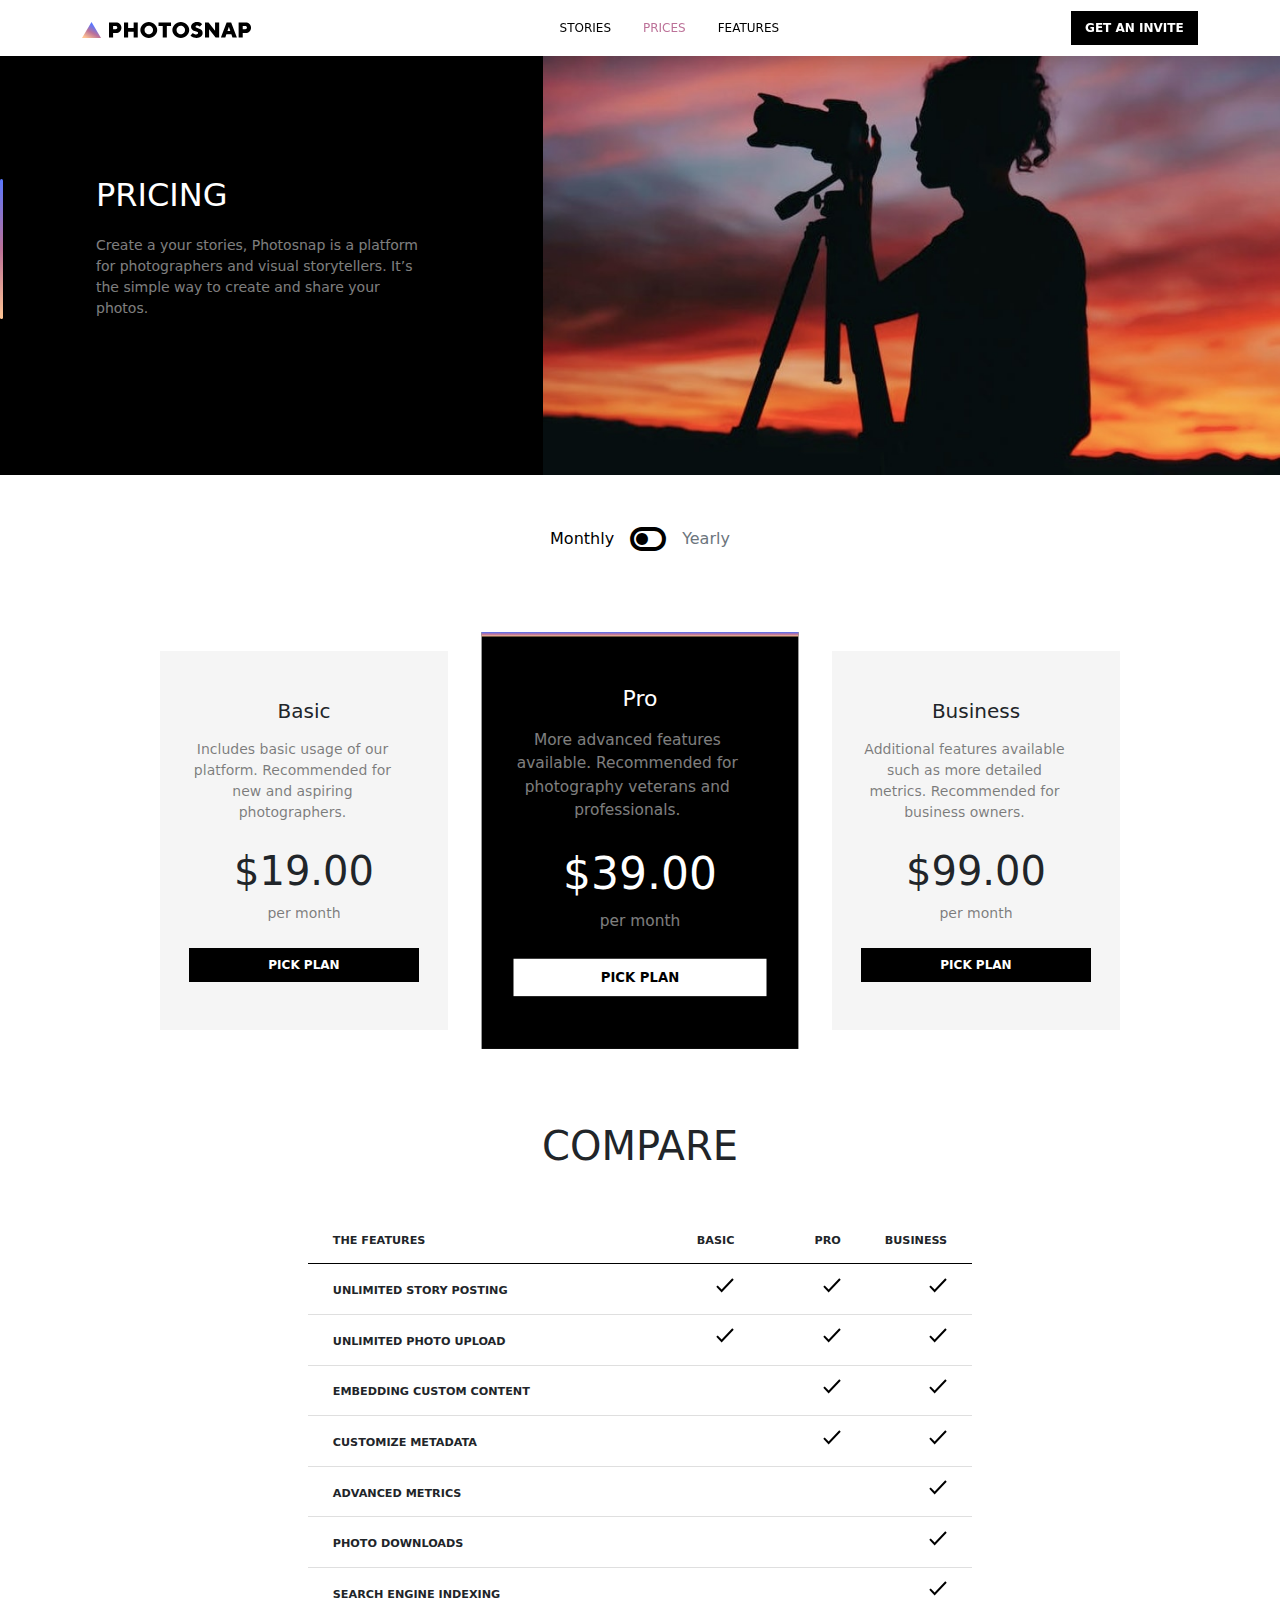
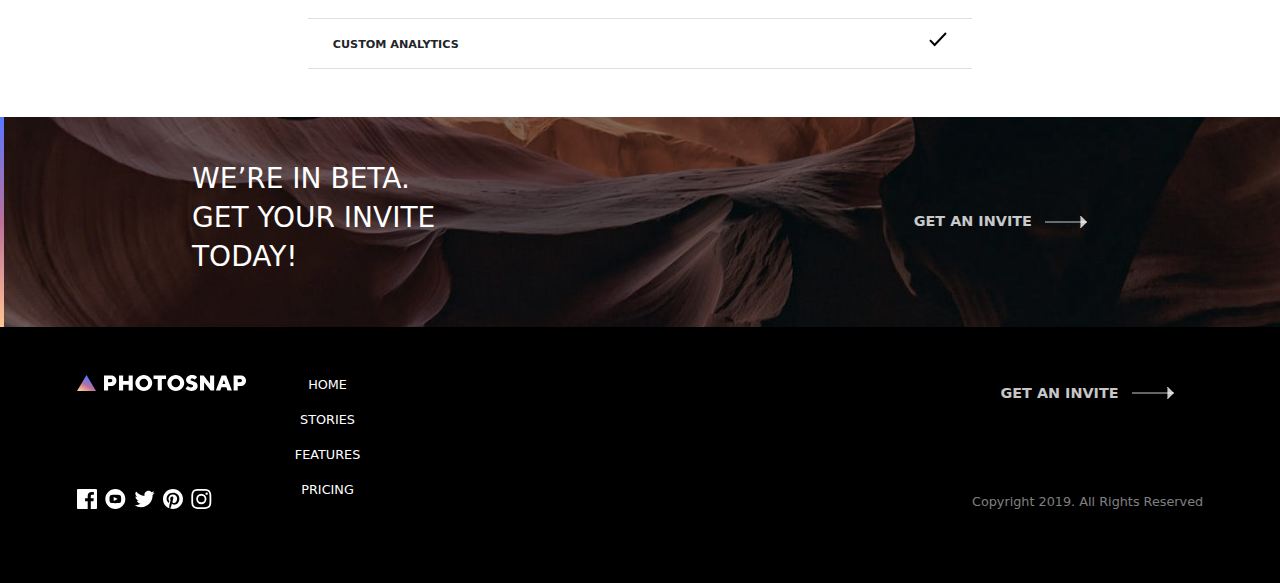
<file: pricing.html>
<!DOCTYPE html>
<html lang="en">
<head>
  <meta charset="UTF-8">
  <meta name="viewport" content="width=device-width, initial-scale=1.0">
  <link rel="stylesheet" href="css/all.min.css">  
  <link rel="stylesheet" href="css/bootstrap.min.css">
  <link rel="stylesheet" href="css/style.css">
  <title>Photosnap</title>
</head>
<body>
  <nav class="navbar navbar-expand-lg bg-white shadow">
    <div class="container-md">
      <a class="navbar-brand" href="index.html">
        <svg xmlns="http://www.w3.org/2000/svg" width="170" height="16"><defs>
          <linearGradient id="a" x1="0%" x2="50%" y1="85.457%" y2="14.543%"><stop offset="0%" stop-color="#FFC593"/><stop offset="51.945%" stop-color="#BC7198"/><stop offset="100%" stop-color="#5A77FF"/></linearGradient></defs><g fill="none" fill-rule="evenodd"><path fill="#000" fill-rule="nonzero" d="M31.108 15.568v-4.541h2.703c.836 0 1.6-.133 2.292-.4a5.19 5.19 0 001.773-1.113 5.1 5.1 0 001.146-1.676c.273-.642.41-1.344.41-2.108 0-.75-.137-1.449-.41-2.098a5.072 5.072 0 00-1.146-1.686A5.19 5.19 0 0036.103.832c-.692-.266-1.456-.4-2.292-.4H27v15.136h4.108zm2.487-8.217h-2.487V4.108h2.487c.49 0 .9.162 1.232.487.332.324.497.702.497 1.135 0 .432-.165.81-.497 1.135-.332.324-.742.486-1.232.486zm12.54 8.217V9.73h5.514v5.838h4.108V.432h-4.108v5.622h-5.514V.432h-4.108v15.136h4.108zM66.784 16a8.616 8.616 0 003.319-.638 8.401 8.401 0 002.68-1.74 8.192 8.192 0 001.785-2.552c.432-.965.648-1.989.648-3.07a7.428 7.428 0 00-.648-3.07 8.192 8.192 0 00-1.784-2.552 8.401 8.401 0 00-2.681-1.74A8.616 8.616 0 0066.783 0c-1.196 0-2.306.213-3.329.638a8.432 8.432 0 00-2.67 1.74A8.192 8.192 0 0059 4.93 7.428 7.428 0 0058.351 8c0 1.081.217 2.105.649 3.07a8.192 8.192 0 001.784 2.552 8.432 8.432 0 002.67 1.74c1.023.425 2.133.638 3.33.638zm0-3.676A4.285 4.285 0 0165.119 12a3.942 3.942 0 01-1.34-.908 4.33 4.33 0 01-.887-1.373A4.479 4.479 0 0162.568 8c0-.62.108-1.193.324-1.719a4.33 4.33 0 01.886-1.373c.375-.39.822-.692 1.34-.908a4.285 4.285 0 011.666-.324c.59 0 1.142.108 1.654.324.512.216.958.519 1.34.908.382.39.681.847.898 1.373.216.526.324 1.1.324 1.719 0 .62-.108 1.193-.324 1.719a4.236 4.236 0 01-.898 1.373c-.382.39-.828.692-1.34.908a4.206 4.206 0 01-1.654.324zm18.054 3.244V4.108h4.216V.432h-12.54v3.676h4.216v11.46h4.108zM98.784 16a8.616 8.616 0 003.319-.638 8.401 8.401 0 002.68-1.74 8.192 8.192 0 001.785-2.552c.432-.965.648-1.989.648-3.07a7.428 7.428 0 00-.648-3.07 8.192 8.192 0 00-1.784-2.552 8.401 8.401 0 00-2.681-1.74A8.616 8.616 0 0098.783 0c-1.196 0-2.306.213-3.329.638a8.432 8.432 0 00-2.67 1.74A8.192 8.192 0 0091 4.93 7.428 7.428 0 0090.351 8c0 1.081.217 2.105.649 3.07a8.192 8.192 0 001.784 2.552 8.432 8.432 0 002.67 1.74c1.023.425 2.133.638 3.33.638zm0-3.676A4.285 4.285 0 0197.119 12a3.942 3.942 0 01-1.34-.908 4.33 4.33 0 01-.887-1.373A4.479 4.479 0 0194.568 8c0-.62.108-1.193.324-1.719a4.33 4.33 0 01.886-1.373c.375-.39.822-.692 1.34-.908a4.285 4.285 0 011.666-.324c.59 0 1.142.108 1.654.324.512.216.958.519 1.34.908.382.39.681.847.898 1.373.216.526.324 1.1.324 1.719 0 .62-.108 1.193-.324 1.719a4.236 4.236 0 01-.898 1.373c-.382.39-.828.692-1.34.908a4.206 4.206 0 01-1.654.324zM114.568 16c.95 0 1.801-.133 2.55-.4.75-.267 1.385-.627 1.904-1.081.519-.454.915-.98 1.189-1.578.274-.599.41-1.236.41-1.914 0-.88-.172-1.6-.518-2.162a4.35 4.35 0 00-1.298-1.362 6.98 6.98 0 00-1.697-.822l-1.697-.562a7.533 7.533 0 01-1.297-.551c-.346-.195-.52-.465-.52-.811 0-.332.148-.63.444-.898.295-.266.688-.4 1.178-.4.375 0 .714.062 1.016.184.303.123.563.263.779.422.26.173.49.367.692.584l2.378-2.487a5.559 5.559 0 00-1.276-1.08c-.432-.275-.98-.523-1.643-.747C116.5.112 115.706 0 114.784 0c-.865 0-1.65.13-2.357.39-.706.259-1.308.605-1.805 1.037-.498.432-.883.93-1.157 1.492a3.908 3.908 0 00-.41 1.73c0 .879.172 1.6.518 2.162a4.35 4.35 0 001.297 1.362 6.98 6.98 0 001.698.822c.612.201 1.178.389 1.697.562.519.173.951.357 1.297.551.346.195.52.465.52.81 0 .433-.174.812-.52 1.136-.346.324-.821.487-1.427.487-.49 0-.933-.083-1.33-.25a5.466 5.466 0 01-1.027-.55 5.352 5.352 0 01-.886-.822l-2.378 2.486c.432.49.944.923 1.535 1.298.504.331 1.131.63 1.88.897.75.267 1.63.4 2.639.4zm12.54-.432V7.135l6.508 8.433h3.546V.432h-4.108v8.433L126.568.432H123v15.136h4.108zm16.216 0l1.081-3.244h4.973l1.081 3.244h4.433L149.162.432h-4.54l-5.73 15.136h4.432zm4.973-6.487h-2.81l1.405-4.432 1.405 4.432zm12.433 6.487v-4.541h2.702c.836 0 1.6-.133 2.292-.4a5.19 5.19 0 001.773-1.113 5.1 5.1 0 001.146-1.676c.274-.642.411-1.344.411-2.108 0-.75-.137-1.449-.41-2.098a5.072 5.072 0 00-1.147-1.686 5.19 5.19 0 00-1.773-1.114c-.692-.266-1.456-.4-2.292-.4h-6.81v15.136h4.108zm2.486-8.217h-2.486V4.108h2.486c.49 0 .901.162 1.233.487.331.324.497.702.497 1.135 0 .432-.166.81-.497 1.135-.332.324-.743.486-1.233.486z"/>
          <path fill="url(#a)" d="M0 16L9.5 0 19 16z"/></g></svg>
      </a>
      <button class="navbar-toggler" type="button" data-bs-toggle="collapse" data-bs-target="#navbarSupportedContent" aria-controls="navbarSupportedContent" aria-expanded="false" aria-label="Toggle navigation">
        <svg xmlns="http://www.w3.org/2000/svg" id="menu" width="20" height="6"><g fill-rule="evenodd"><path d="M0 0h20v1H0zM0 5h20v1H0z"/></g></svg>
        <svg xmlns="http://www.w3.org/2000/svg" id="close" width="16" height="15"><path fill-rule="evenodd" d="M14.718.075l.707.707L8.707 7.5l6.718 6.718-.707.707L8 8.207l-6.718 6.718-.707-.707L7.293 7.5.575.782l.707-.707L8 6.793 14.718.075z"/></svg>
      </button>
      <div class="collapse navbar-collapse text-center text-md-start" id="navbarSupportedContent">
        <ul class="navbar-nav mx-auto mb-2 mb-lg-0 borderBottom menuWidth py-2 py-md-0">
          <li class="nav-item">
            <a class="nav-link" aria-current="page" href="stories.html">STORIES</a>
          </li>
          <li class="nav-item">
            <a class="nav-link active" href="pricing.html">PRICES</a>
          </li>
          <li class="nav-item">
            <a class="nav-link" href="features.html">FEATURES</a>
          </li>
        </ul>
        <div class="py-2 py-md-0 menuWidth mx-auto mx-md-0">
          <button class="mainBtnWbg w-100 " type="submit">GET AN INVITE</button>
        </div>
      </div>
    </div>
  </nav>
  <section class="Home bg-black first">
    <div class="row">
      <div class="col-lg-5 col-md-8 align-self-center homeInfo">
         <div class="px-md-5 mx-md-5 py-5 py-md-0 px-4 mx-4 position-relative">
             <h2 class="text-white text-uppercase mb-4">Pricing</h2>
             <p class="small text-white-50">
              Create a your stories, Photosnap is a platform for photographers and visual storytellers. It’s the simple way to create and share your photos.
            </p>
            </div>
      </div>
      <div class="col-lg-7 col-md-4 homeImage">
        <div>
          <img src="./assets/pricing/desktop/hero.jpg" alt="hero" class="w-100 imgLarge">
          <img src="./assets/pricing/tablet/hero.jpg" alt="hero" class="w-100 imgMedium">
          <img src="./assets/pricing/mobile/hero.jpg" alt="hero" class="w-100 imgSmall">
        </div>
     </div>
    </div>
    
  </section>
  <div class="switch my-5 d-flex align-items-center justify-content-center">
    <span class="text-black me-3" id="monthly">Monthly</span>
    <i class="fa-solid fa-toggle-off fa-2x text-black" id="toggleOff"></i>
    <i class="fa-solid fa-toggle-on d-none  text-black fa-2x" id="toggleOn"></i>
    <span class="text-secondary ms-3" id="yearly">Yearly</span>

  </div>
  <section class="plans mx-auto py-5 my-5">
       <div class="row g-5">
        <div class="col-lg-4">
           <div class="py-5 px-3 plan">
                <div class="planWidth">
                  <div class="d-flex flex-column flex-lg-column align-items-lg-center text-lg-center   align-items-center text-center text-md-start flex-md-row justify-content-md-between align-items-md-start">
                     <div>
                      <h5 class="mb-3">Basic</h5>
                      <p class="mb-4 small text-black-50 pWidth">
                        Includes basic usage of our platform. Recommended for new and aspiring photographers.
                      </p>
                     </div>
                     <div>
                         <h1>$19.00</h1>
                         <p class="mb-0 small text-black-50">per month</p>
                     </div>
                  </div>
                  <div class="mt-4 btnWidth">
                    <button class="mainBtnWbg w-100">PICK PLAN</button>
                  </div>
                </div>
           </div>
        </div>
        <div class="col-lg-4">
          <div class="py-5 px-3 selectedPlan">
               <div class="planWidth">
                <div class="d-flex flex-column flex-lg-column align-items-lg-center text-lg-center   align-items-center text-center text-md-start flex-md-row justify-content-md-between align-items-md-start">
                    <div>
                     <h5 class="mb-3">Pro</h5>
                     <p class="mb-4 small text-white-50 pWidth">
                      More advanced features available. Recommended for photography veterans and professionals.
                     </p>
                    </div>
                    <div>
                        <h1>$39.00</h1>
                        <p class="mb-0 small text-white-50">per month</p>
                    </div>
                 </div>
                 <div class="mt-4 btnWitdh">
                   <button class="mainBtnBbg w-100">PICK PLAN</button>
                 </div>
               </div>
          </div>
       </div>
       <div class="col-lg-4">
        <div class="py-5 px-3 plan">
             <div class="planWidth">
              <div class="d-flex flex-column flex-lg-column align-items-lg-center text-lg-center   align-items-center text-center text-md-start flex-md-row justify-content-md-between align-items-md-start">
                  <div>
                   <h5 class="mb-3">Business</h5>
                   <p class="mb-4 small text-black-50 pWidth">
                    Additional features available such as more detailed metrics. Recommended for business owners.
                   </p>
                  </div>
                  <div>
                      <h1>$99.00</h1>
                      <p class="mb-0 small text-black-50">per month</p>
                  </div>
               </div>
               <div class="mt-4 btnWidth">
                 <button class="mainBtnWbg w-100">PICK PLAN</button>
               </div>
             </div>
        </div>
       </div>
       </div>
  </section>
  <section class="compare">
    <h2  class="text-center text-uppercase fs-1 mt-5 d-none d-md-block">Compare</h2>
    <div class="compareWidth mx-auto my-5">
      <div class="row">
         <div class="col-md-6">
          <span scope="col">THE FEATURES</span>
         </div>
         <div class="col-md-2 d-none d-md-block">
          <span scope="col">BASIC</span>
        </div> 
        <div class="col-md-2 d-none d-md-block">
          <span scope="col">PRO</span>
        </div>
         <div class="col-md-2 d-none d-md-block">
          <span scope="col">BUSINESS</span>
        </div>
      </div>
      <div class="row flex-column flex-md-row">
        <div class="col-md-6">
         <span scope="col">UNLIMITED STORY POSTING</span>
        </div>
        <div class="col-md-6">
          <div class="row">
            <div class="col-4">
              <div class="d-flex flex-column mt-2 mt-md-0">
                <span class="d-md-none smSPan mb-1" >BASIC</span>
                <span  class="ms-2 ms-md-0 spanBasic">
                  <svg xmlns="http://www.w3.org/2000/svg" width="18" height="15" class="spanBasic">
                    <path fill="none" stroke="#000" stroke-width="2" d="M1 8.124L5.623 13 17 1"/>
                  </svg>
                 </span>
              </div>
            </div> 
            <div class="col-4">
              <div class="d-flex flex-column mt-2 mt-md-0">
                <span class="d-md-none smSPan mb-1" >PRO</span>
                <span class="ms-1 ms-md-0">
                  <svg xmlns="http://www.w3.org/2000/svg" width="18" height="15">
                    <path fill="none" stroke="#000" stroke-width="2" d="M1 8.124L5.623 13 17 1"/>
                  </svg>
                 </span>
              </div>
            </div>
             <div class="col-4">
              <div class="d-flex flex-column mt-2 mt-md-0">
                <span class="d-md-none smSPan mb-1" >BUSINESS</span>
                <span class="ms-4 ms-md-0">
                  <svg xmlns="http://www.w3.org/2000/svg" width="18" height="15" class="spanBusiness">
                    <path fill="none" stroke="#000" stroke-width="2" d="M1 8.124L5.623 13 17 1"/>
                  </svg>
                 </span>
              </div>
            </div>
          </div>
        </div>
     </div>
     <div class="row flex-column flex-md-row">
      <div class="col-md-6">
       <span scope="col">UNLIMITED PHOTO UPLOAD</span>
      </div>
      <div class="col-md-6">
        <div class="row">
          <div class="col-4">
            <div class="d-flex flex-column mt-2 mt-md-0">
              <span class="d-md-none smSPan mb-1" >BASIC</span>
              <span  class="ms-2 ms-md-0 spanBasic">
                <svg xmlns="http://www.w3.org/2000/svg" width="18" height="15" class="spanBasic">
                  <path fill="none" stroke="#000" stroke-width="2" d="M1 8.124L5.623 13 17 1"/>
                </svg>
               </span>
            </div>
          </div> 
          <div class="col-4">
            <div class="d-flex flex-column mt-2 mt-md-0">
              <span class="d-md-none smSPan mb-1" >PRO</span>
              <span class="ms-1 ms-md-0">
                <svg xmlns="http://www.w3.org/2000/svg" width="18" height="15">
                  <path fill="none" stroke="#000" stroke-width="2" d="M1 8.124L5.623 13 17 1"/>
                </svg>
               </span>
            </div>
          </div>
           <div class="col-4">
            <div class="d-flex flex-column mt-2 mt-md-0">
              <span class="d-md-none smSPan mb-1" >BUSINESS</span>
              <span class="ms-4 ms-md-0">
                <svg xmlns="http://www.w3.org/2000/svg" width="18" height="15" class="spanBusiness">
                  <path fill="none" stroke="#000" stroke-width="2" d="M1 8.124L5.623 13 17 1"/>
                </svg>
               </span>
            </div>
          </div>
        </div>
      </div>
     </div>
     <div class="row flex-column flex-md-row">
      <div class="col-md-6">
       <span scope="col">EMBEDDING CUSTOM CONTENT</span>
      </div>
      <div class="col-md-6">
        <div class="row">
          <div class="col-4">
            <div class="d-flex flex-column mt-2 mt-md-0">
              <span class="d-md-none smSPan mb-1" >BASIC</span>
              <span  class="ms-2 ms-md-0 spanBasic">
              </span>
            </div>
          </div> 
          <div class="col-4">
            <div class="d-flex flex-column mt-2 mt-md-0">
              <span class="d-md-none smSPan mb-1" >PRO</span>
              <span class="ms-1 ms-md-0">
                <svg xmlns="http://www.w3.org/2000/svg" width="18" height="15">
                  <path fill="none" stroke="#000" stroke-width="2" d="M1 8.124L5.623 13 17 1"/>
                </svg>
               </span>
            </div>
          </div>
           <div class="col-4">
            <div class="d-flex flex-column mt-2 mt-md-0">
              <span class="d-md-none smSPan mb-1" >BUSINESS</span>
              <span class="ms-4 ms-md-0">
                <svg xmlns="http://www.w3.org/2000/svg" width="18" height="15" class="spanBusiness">
                  <path fill="none" stroke="#000" stroke-width="2" d="M1 8.124L5.623 13 17 1"/>
                </svg>
               </span>
            </div>
          </div>
        </div>
      </div>
     </div>
     <div class="row flex-column flex-md-row">
      <div class="col-md-6">
       <span scope="col">CUSTOMIZE METADATA</span>
      </div>
      <div class="col-md-6">
        <div class="row">
          <div class="col-4">
            <div class="d-flex flex-column mt-2 mt-md-0">
              <span class="d-md-none smSPan mb-1" >BASIC</span>
              <span  class="ms-2 ms-md-0 spanBasic">
              </span>
            </div>
          </div> 
          <div class="col-4">
            <div class="d-flex flex-column mt-2 mt-md-0">
              <span class="d-md-none smSPan mb-1" >PRO</span>
              <span class="ms-1 ms-md-0">
                <svg xmlns="http://www.w3.org/2000/svg" width="18" height="15">
                  <path fill="none" stroke="#000" stroke-width="2" d="M1 8.124L5.623 13 17 1"/>
                </svg>
               </span>
            </div>
          </div>
           <div class="col-4">
            <div class="d-flex flex-column mt-2 mt-md-0">
              <span class="d-md-none smSPan mb-1" >BUSINESS</span>
              <span class="ms-4 ms-md-0">
                <svg xmlns="http://www.w3.org/2000/svg" width="18" height="15" class="spanBusiness">
                  <path fill="none" stroke="#000" stroke-width="2" d="M1 8.124L5.623 13 17 1"/>
                </svg>
               </span>
            </div>
          </div>
        </div>
      </div>
     </div>
     <div class="row flex-column flex-md-row">
      <div class="col-md-6">
       <span scope="col">ADVANCED METRICS</span>
      </div>
      <div class="col-md-6">
        <div class="row">
          <div class="col-4">
            <div class="d-flex flex-column mt-2 mt-md-0">
              <span class="d-md-none smSPan mb-1" >BASIC</span>
              <span  class="ms-2 ms-md-0 spanBasic">
              </span>
            </div>
          </div> 
          <div class="col-4">
            <div class="d-flex flex-column mt-2 mt-md-0">
              <span class="d-md-none smSPan mb-1" >PRO</span>
            </div>
          </div>
           <div class="col-4">
            <div class="d-flex flex-column mt-2 mt-md-0">
              <span class="d-md-none smSPan mb-1" >BUSINESS</span>
              <span class="ms-4 ms-md-0">
                <svg xmlns="http://www.w3.org/2000/svg" width="18" height="15" class="spanBusiness">
                  <path fill="none" stroke="#000" stroke-width="2" d="M1 8.124L5.623 13 17 1"/>
                </svg>
               </span>
            </div>
          </div>
        </div>
      </div>
     </div>
     <div class="row flex-column flex-md-row">
      <div class="col-md-6">
       <span scope="col">PHOTO DOWNLOADS</span>
      </div>
      <div class="col-md-6">
        <div class="row">
          <div class="col-4">
            <div class="d-flex flex-column mt-2 mt-md-0">
              <span class="d-md-none smSPan mb-1" >BASIC</span>
              <span  class="ms-2 ms-md-0 spanBasic">
              </span>
            </div>
          </div> 
          <div class="col-4">
            <div class="d-flex flex-column mt-2 mt-md-0">
              <span class="d-md-none smSPan mb-1" >PRO</span>
            </div>
          </div>
           <div class="col-4">
            <div class="d-flex flex-column mt-2 mt-md-0">
              <span class="d-md-none smSPan mb-1" >BUSINESS</span>
              <span class="ms-4 ms-md-0">
                <svg xmlns="http://www.w3.org/2000/svg" width="18" height="15" class="spanBusiness">
                  <path fill="none" stroke="#000" stroke-width="2" d="M1 8.124L5.623 13 17 1"/>
                </svg>
               </span>
            </div>
          </div>
        </div>
      </div>
     </div>
     <div class="row flex-column flex-md-row">
      <div class="col-md-6">
       <span scope="col">SEARCH ENGINE INDEXING</span>
      </div>
      <div class="col-md-6">
        <div class="row">
          <div class="col-4">
            <div class="d-flex flex-column mt-2 mt-md-0">
              <span class="d-md-none smSPan mb-1" >BASIC</span>
              <span  class="ms-2 ms-md-0 spanBasic">
              </span>
            </div>
          </div> 
          <div class="col-4">
            <div class="d-flex flex-column mt-2 mt-md-0">
              <span class="d-md-none smSPan mb-1" >PRO</span>
            </div>
          </div>
           <div class="col-4">
            <div class="d-flex flex-column mt-2 mt-md-0">
              <span class="d-md-none smSPan mb-1" >BUSINESS</span>
              <span class="ms-4 ms-md-0">
                <svg xmlns="http://www.w3.org/2000/svg" width="18" height="15" class="spanBusiness">
                  <path fill="none" stroke="#000" stroke-width="2" d="M1 8.124L5.623 13 17 1"/>
                </svg>
               </span>
            </div>
          </div>
        </div>
      </div>
     </div>
     <div class="row flex-column flex-md-row">
      <div class="col-md-6">
       <span scope="col">CUSTOM ANALYTICS</span>
      </div>
      <div class="col-md-6">
        <div class="row">
          <div class="col-4">
            <div class="d-flex flex-column mt-2 mt-md-0">
              <span class="d-md-none smSPan mb-1" >BASIC</span>
              <span  class="ms-2 ms-md-0 spanBasic">
              </span>
            </div>
          </div> 
          <div class="col-4">
            <div class="d-flex flex-column mt-2 mt-md-0">
              <span class="d-md-none smSPan mb-1" >PRO</span>
            </div>
          </div>
           <div class="col-4">
            <div class="d-flex flex-column mt-2 mt-md-0">
              <span class="d-md-none smSPan mb-1" >BUSINESS</span>
              <span class="ms-4 ms-md-0">
                <svg xmlns="http://www.w3.org/2000/svg" width="18" height="15" class="spanBusiness">
                  <path fill="none" stroke="#000" stroke-width="2" d="M1 8.124L5.623 13 17 1"/>
                </svg>
               </span>
            </div>
          </div>
        </div>
      </div>
     </div>
    </div>
  </section>

  <section class="beta py-5">
    <div class="inviteWidth mx-auto d-flex flex-column flex-md-row justify-content-between  align-items-md-center align-items-start ps-5 ps-md-0">
     <div class="mb-4 mb-md-0 ">
       <h3 class="text-white text-uppercase lh-1"> We’re in beta.</h3>
       <h3 class="text-white text-uppercase lh-l "> Get your invite</h3>
       <h3 class="text-white text-uppercase lh-1">today!</h3>
     </div>
     <p class="mb-0 ">
       <button class="secondaryBtnBbg text-uppercase fw-semibold">Get an Invite</button>
       <svg xmlns="http://www.w3.org/2000/svg" width="43" height="14" class="ms-2">
         <g fill="rgba(255, 255, 255, 0.784)" fill-rule="evenodd" stroke="rgba(255, 255, 255, 0.784)"><path d="M0 7h41.864M35.428 1l6 6-6 6"/></g></svg>
       </p>
    </div>
   </section>
 
   <footer class="bg-black py-5">
     <div class="d-flex flex-column flex-md-row justify-content-md-between pFeatureWidth mx-auto align-items-center align-items-md-start" >
        <div class="d-flex flex-column align-items-center flex-lg-row align-items-lg-start pb-5 pb-md-0 position-relative">
          <div class="d-flex flex-column align-items-center align-items-md-start me-lg-5">
           <svg xmlns="http://www.w3.org/2000/svg" width="170" height="16"><defs>
             <linearGradient id="a" x1="0%" x2="50%" y1="85.457%" y2="14.543%">
               <stop offset="0%" stop-color="#FFC593"/><stop offset="51.945%" stop-color="#BC7198"/><stop offset="100%" stop-color="#5A77FF"/>
             </linearGradient></defs><g fill="none" fill-rule="evenodd"><path fill="#fff" fill-rule="nonzero" d="M31.108 15.568v-4.541h2.703c.836 0 1.6-.133 2.292-.4a5.19 5.19 0 001.773-1.113 5.1 5.1 0 001.146-1.676c.273-.642.41-1.344.41-2.108 0-.75-.137-1.449-.41-2.098a5.072 5.072 0 00-1.146-1.686A5.19 5.19 0 0036.103.832c-.692-.266-1.456-.4-2.292-.4H27v15.136h4.108zm2.487-8.217h-2.487V4.108h2.487c.49 0 .9.162 1.232.487.332.324.497.702.497 1.135 0 .432-.165.81-.497 1.135-.332.324-.742.486-1.232.486zm12.54 8.217V9.73h5.514v5.838h4.108V.432h-4.108v5.622h-5.514V.432h-4.108v15.136h4.108zM66.784 16a8.616 8.616 0 003.319-.638 8.401 8.401 0 002.68-1.74 8.192 8.192 0 001.785-2.552c.432-.965.648-1.989.648-3.07a7.428 7.428 0 00-.648-3.07 8.192 8.192 0 00-1.784-2.552 8.401 8.401 0 00-2.681-1.74A8.616 8.616 0 0066.783 0c-1.196 0-2.306.213-3.329.638a8.432 8.432 0 00-2.67 1.74A8.192 8.192 0 0059 4.93 7.428 7.428 0 0058.351 8c0 1.081.217 2.105.649 3.07a8.192 8.192 0 001.784 2.552 8.432 8.432 0 002.67 1.74c1.023.425 2.133.638 3.33.638zm0-3.676A4.285 4.285 0 0165.119 12a3.942 3.942 0 01-1.34-.908 4.33 4.33 0 01-.887-1.373A4.479 4.479 0 0162.568 8c0-.62.108-1.193.324-1.719a4.33 4.33 0 01.886-1.373c.375-.39.822-.692 1.34-.908a4.285 4.285 0 011.666-.324c.59 0 1.142.108 1.654.324.512.216.958.519 1.34.908.382.39.681.847.898 1.373.216.526.324 1.1.324 1.719 0 .62-.108 1.193-.324 1.719a4.236 4.236 0 01-.898 1.373c-.382.39-.828.692-1.34.908a4.206 4.206 0 01-1.654.324zm18.054 3.244V4.108h4.216V.432h-12.54v3.676h4.216v11.46h4.108zM98.784 16a8.616 8.616 0 003.319-.638 8.401 8.401 0 002.68-1.74 8.192 8.192 0 001.785-2.552c.432-.965.648-1.989.648-3.07a7.428 7.428 0 00-.648-3.07 8.192 8.192 0 00-1.784-2.552 8.401 8.401 0 00-2.681-1.74A8.616 8.616 0 0098.783 0c-1.196 0-2.306.213-3.329.638a8.432 8.432 0 00-2.67 1.74A8.192 8.192 0 0091 4.93 7.428 7.428 0 0090.351 8c0 1.081.217 2.105.649 3.07a8.192 8.192 0 001.784 2.552 8.432 8.432 0 002.67 1.74c1.023.425 2.133.638 3.33.638zm0-3.676A4.285 4.285 0 0197.119 12a3.942 3.942 0 01-1.34-.908 4.33 4.33 0 01-.887-1.373A4.479 4.479 0 0194.568 8c0-.62.108-1.193.324-1.719a4.33 4.33 0 01.886-1.373c.375-.39.822-.692 1.34-.908a4.285 4.285 0 011.666-.324c.59 0 1.142.108 1.654.324.512.216.958.519 1.34.908.382.39.681.847.898 1.373.216.526.324 1.1.324 1.719 0 .62-.108 1.193-.324 1.719a4.236 4.236 0 01-.898 1.373c-.382.39-.828.692-1.34.908a4.206 4.206 0 01-1.654.324zM114.568 16c.95 0 1.801-.133 2.55-.4.75-.267 1.385-.627 1.904-1.081.519-.454.915-.98 1.189-1.578.274-.599.41-1.236.41-1.914 0-.88-.172-1.6-.518-2.162a4.35 4.35 0 00-1.298-1.362 6.98 6.98 0 00-1.697-.822l-1.697-.562a7.533 7.533 0 01-1.297-.551c-.346-.195-.52-.465-.52-.811 0-.332.148-.63.444-.898.295-.266.688-.4 1.178-.4.375 0 .714.062 1.016.184.303.123.563.263.779.422.26.173.49.367.692.584l2.378-2.487a5.559 5.559 0 00-1.276-1.08c-.432-.275-.98-.523-1.643-.747C116.5.112 115.706 0 114.784 0c-.865 0-1.65.13-2.357.39-.706.259-1.308.605-1.805 1.037-.498.432-.883.93-1.157 1.492a3.908 3.908 0 00-.41 1.73c0 .879.172 1.6.518 2.162a4.35 4.35 0 001.297 1.362 6.98 6.98 0 001.698.822c.612.201 1.178.389 1.697.562.519.173.951.357 1.297.551.346.195.52.465.52.81 0 .433-.174.812-.52 1.136-.346.324-.821.487-1.427.487-.49 0-.933-.083-1.33-.25a5.466 5.466 0 01-1.027-.55 5.352 5.352 0 01-.886-.822l-2.378 2.486c.432.49.944.923 1.535 1.298.504.331 1.131.63 1.88.897.75.267 1.63.4 2.639.4zm12.54-.432V7.135l6.508 8.433h3.546V.432h-4.108v8.433L126.568.432H123v15.136h4.108zm16.216 0l1.081-3.244h4.973l1.081 3.244h4.433L149.162.432h-4.54l-5.73 15.136h4.432zm4.973-6.487h-2.81l1.405-4.432 1.405 4.432zm12.433 6.487v-4.541h2.702c.836 0 1.6-.133 2.292-.4a5.19 5.19 0 001.773-1.113 5.1 5.1 0 001.146-1.676c.274-.642.411-1.344.411-2.108 0-.75-.137-1.449-.41-2.098a5.072 5.072 0 00-1.147-1.686 5.19 5.19 0 00-1.773-1.114c-.692-.266-1.456-.4-2.292-.4h-6.81v15.136h4.108zm2.486-8.217h-2.486V4.108h2.486c.49 0 .901.162 1.233.487.331.324.497.702.497 1.135 0 .432-.166.81-.497 1.135-.332.324-.743.486-1.233.486z"/><path fill="url(#a)" d="M0 16L9.5 0 19 16z"/></g>
           </svg>
           <div class="socials d-flex mt-3 mb-4 text-center text-md-start mt-md-5 pt-md-5">
             <a href="https://www.facebook.com/" class="pe-2">
              <svg xmlns="http://www.w3.org/2000/svg" width="20" height="20"><defs>
                <linearGradient id="a" x1="100%" x2="0%" y1="0%" y2="100%">
                 <stop offset="0%" stop-color="#63AFDB"/><stop offset="100%" stop-color="#6028F1"/>
             </linearGradient></defs><path fill="#fff" d="M18.896 0H1.104C.494 0 0 .494 0 1.104v17.793C0 19.506.494 20 1.104 20h9.58v-7.745H8.076V9.237h2.606V7.01c0-2.583 1.578-3.99 3.883-3.99 1.104 0 2.052.082 2.329.119v2.7h-1.598c-1.254 0-1.496.597-1.496 1.47v1.928h2.989l-.39 3.018h-2.6V20h5.098c.608 0 1.102-.494 1.102-1.104V1.104C20 .494 19.506 0 18.896 0z"/>
             </svg>
             </a>
             <a href="https://www.youtube.com/?themeRefresh=1" class="pe-2">
              <svg xmlns="http://www.w3.org/2000/svg" width="21" height="20"><defs>
                <linearGradient id="a" x1="0%" x2="100%" y1="100%" y2="0%"><stop offset="0%" stop-color="#D3205A"/>
                 <stop offset="100%" stop-color="#FF5A5A"/></linearGradient></defs>
                 <path fill="#fff" d="M43.33 0c-5.523 0-10 4.478-10 10 0 5.523 4.477 10 10 10s10-4.477 10-10c0-5.522-4.477-10-10-10zm3.7 14.077c-1.75.12-5.653.12-7.402 0-1.896-.13-2.117-1.059-2.131-4.077.014-3.024.237-3.947 2.131-4.077 1.75-.12 5.652-.12 7.403 0 1.897.13 2.117 1.059 2.132 4.077-.015 3.024-.237 3.947-2.132 4.077zm-5.367-6.029l4.098 1.949-4.098 1.955V8.048z" transform="translate(-33)"/>
               </svg>
             </a>
             <a href="https://twitter.com/" class="pe-2">
              <svg xmlns="http://www.w3.org/2000/svg" width="21" height="18"><defs>
                <linearGradient id="a" x1="100%" x2="0%" y1="16.979%" y2="83.021%">
                 <stop offset="0%" stop-color="#65FFEB"/><stop offset="100%" stop-color="#27718A"/></linearGradient></defs>
                 <path fill="#fff" d="M86.66 3.797a8.192 8.192 0 01-2.357.646 4.11 4.11 0 001.805-2.27 8.22 8.22 0 01-2.606.996 4.096 4.096 0 00-2.995-1.296c-2.65 0-4.596 2.472-3.998 5.038a11.648 11.648 0 01-8.457-4.287 4.109 4.109 0 001.27 5.478 4.086 4.086 0 01-1.858-.513c-.045 1.901 1.318 3.68 3.291 4.075a4.113 4.113 0 01-1.853.07 4.106 4.106 0 003.833 2.85 8.25 8.25 0 01-6.075 1.7 11.616 11.616 0 006.29 1.843c7.618 0 11.922-6.434 11.662-12.205a8.354 8.354 0 002.048-2.124z" transform="translate(-66 -1)"/>
               </svg>
             </a>
             <a href="https://www.pinterest.com/" class="pe-2">
              <svg xmlns="http://www.w3.org/2000/svg" width="20" height="20"><defs>
                <linearGradient id="a" x1="100%" x2="0%" y1="0%" y2="100%">
                 <stop offset="0%" stop-color="#F6C683"/><stop offset="100%" stop-color="#DE3838"/></linearGradient></defs>
                 <path fill="#fff" d="M109.99 0c-5.522 0-10 4.477-10 10 0 4.237 2.636 7.855 6.356 9.312-.088-.791-.167-2.005.035-2.868.181-.78 1.172-4.97 1.172-4.97s-.299-.6-.299-1.486c0-1.39.806-2.428 1.81-2.428.852 0 1.264.64 1.264 1.408 0 .858-.546 2.14-.828 3.33-.236.995.5 1.807 1.48 1.807 1.778 0 3.144-1.874 3.144-4.58 0-2.393-1.72-4.068-4.176-4.068-2.845 0-4.515 2.135-4.515 4.34 0 .859.33 1.781.744 2.281a.3.3 0 01.069.288l-.278 1.133c-.044.183-.145.223-.335.134-1.249-.581-2.03-2.407-2.03-3.874 0-3.154 2.292-6.052 6.608-6.052 3.469 0 6.165 2.473 6.165 5.776 0 3.447-2.173 6.22-5.19 6.22-1.013 0-1.965-.525-2.291-1.148l-.623 2.378c-.226.869-.835 1.958-1.244 2.621.937.29 1.931.446 2.962.446 5.523 0 10-4.477 10-10s-4.477-10-10-10z" transform="translate(-100)"/>
               </svg>
             </a>
            <a href="https://www.instagram.com/">
             <svg xmlns="http://www.w3.org/2000/svg" width="21" height="20"><defs>
               <linearGradient id="a" x1="0%" x2="50%" y1="100%" y2="0%">
                 <stop offset="0%" stop-color="#FFC593"/><stop offset="51.945%" stop-color="#BC7198"/><stop offset="100%" stop-color="#5A77FF"/>
               </linearGradient></defs>
               <path fill="#fff" d="M143.32 1.802c2.67 0 2.987.01 4.042.059 2.71.123 3.976 1.409 4.099 4.099.048 1.054.057 1.37.057 4.04 0 2.672-.01 2.988-.057 4.042-.124 2.687-1.387 3.975-4.1 4.099-1.054.048-1.37.058-4.041.058-2.67 0-2.987-.01-4.04-.058-2.718-.124-3.977-1.416-4.1-4.1-.048-1.054-.058-1.37-.058-4.041 0-2.67.01-2.986.058-4.04.124-2.69 1.387-3.977 4.1-4.1 1.054-.048 1.37-.058 4.04-.058zm0-1.802c-2.716 0-3.056.012-4.123.06-3.631.167-5.65 2.182-5.816 5.817-.05 1.067-.061 1.407-.061 4.123s.012 3.057.06 4.123c.167 3.632 2.182 5.65 5.817 5.817 1.067.048 1.407.06 4.123.06s3.057-.012 4.123-.06c3.629-.167 5.652-2.182 5.816-5.817.05-1.066.061-1.407.061-4.123s-.012-3.056-.06-4.122c-.163-3.629-2.18-5.65-5.816-5.817C146.377.01 146.036 0 143.32 0zm0 4.865a5.135 5.135 0 100 10.27 5.135 5.135 0 000-10.27zm0 8.468a3.333 3.333 0 110-6.666 3.333 3.333 0 010 6.666zm5.338-9.87a1.2 1.2 0 100 2.4 1.2 1.2 0 000-2.4z" transform="translate(-133)"/>
             </svg>
            </a>
           </div>
          </div>
         <div class="d-flex flex-column flex-md-row flex-lg-column align-items-center siteLinks">
           <a href="index.html" class="text-white text-decoration-none text-uppercase pe-2 pb-3 fLink">Home</a>
           <a href="stories.html"  class="text-white text-decoration-none text-uppercase pe-2 pb-3 fLink">Stories</a>
           <a href="features.html"  class="text-white text-decoration-none text-uppercase pe-2 pb-3 fLink">Features</a>
           <a href="pricing.html"  class="text-white text-decoration-none text-uppercase pe-2 pb-3 fLink">Pricing</a>
         </div>
        </div>
        <div class="d-flex flex-column align-items-center justify-content-md-between text-center">
         <p class="mb-2">
           <button class="secondaryBtnBbg text-uppercase fw-semibold fLink">Get an Invite</button>
           <svg xmlns="http://www.w3.org/2000/svg" width="43" height="14" class="ms-2">
             <g fill="rgba(255, 255, 255, 0.784)" fill-rule="evenodd" stroke="rgba(255, 255, 255, 0.784)"><path d="M0 7h41.864M35.428 1l6 6-6 6"/></g></svg>
           </p>
           <p class="text-white-50 fLink mb-0 mt-md-5 pt-md-4">Copyright 2019. All Rights Reserved</p>
        </div>
     </div>
   </footer>



  <script src="js/bootstrap.bundle.min.js"></script>
  <script src="js/script.js"></script>
  <script src="js/pricing.js"></script>

</body>
</html>
</file>
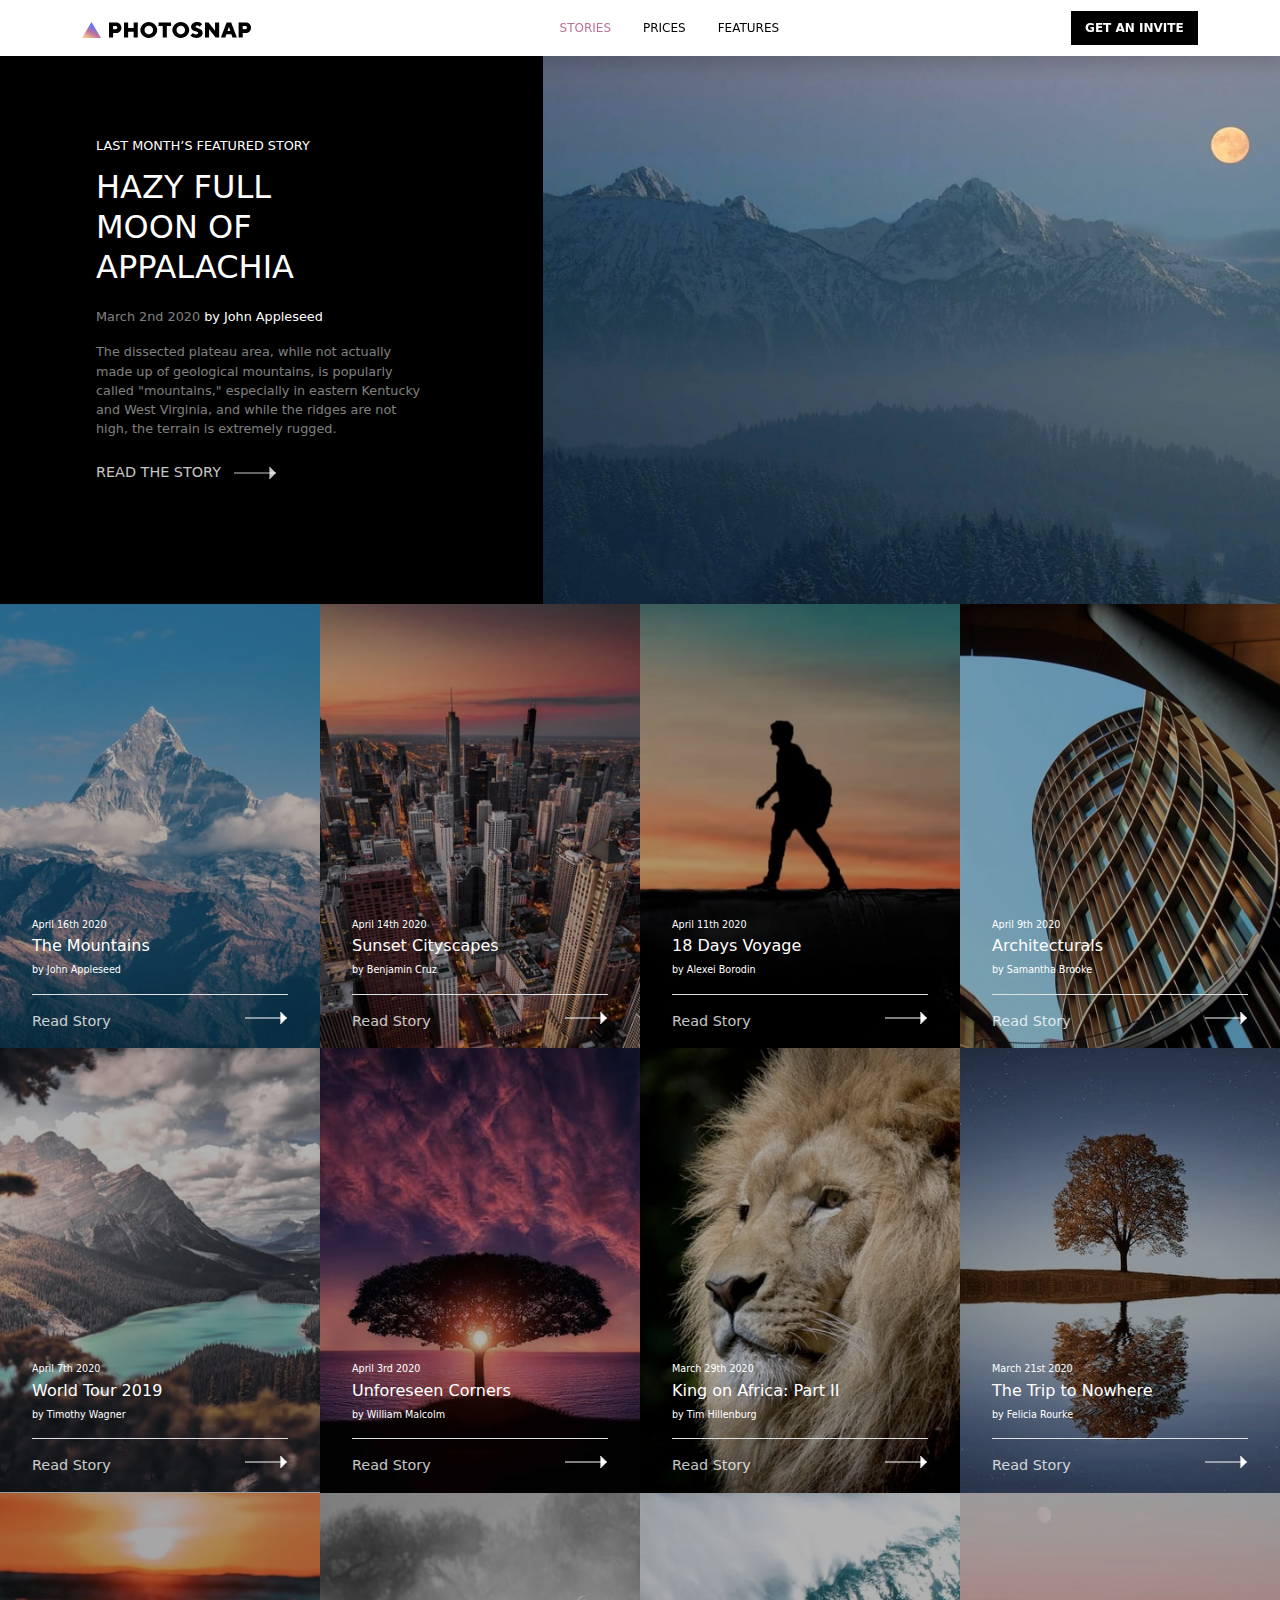
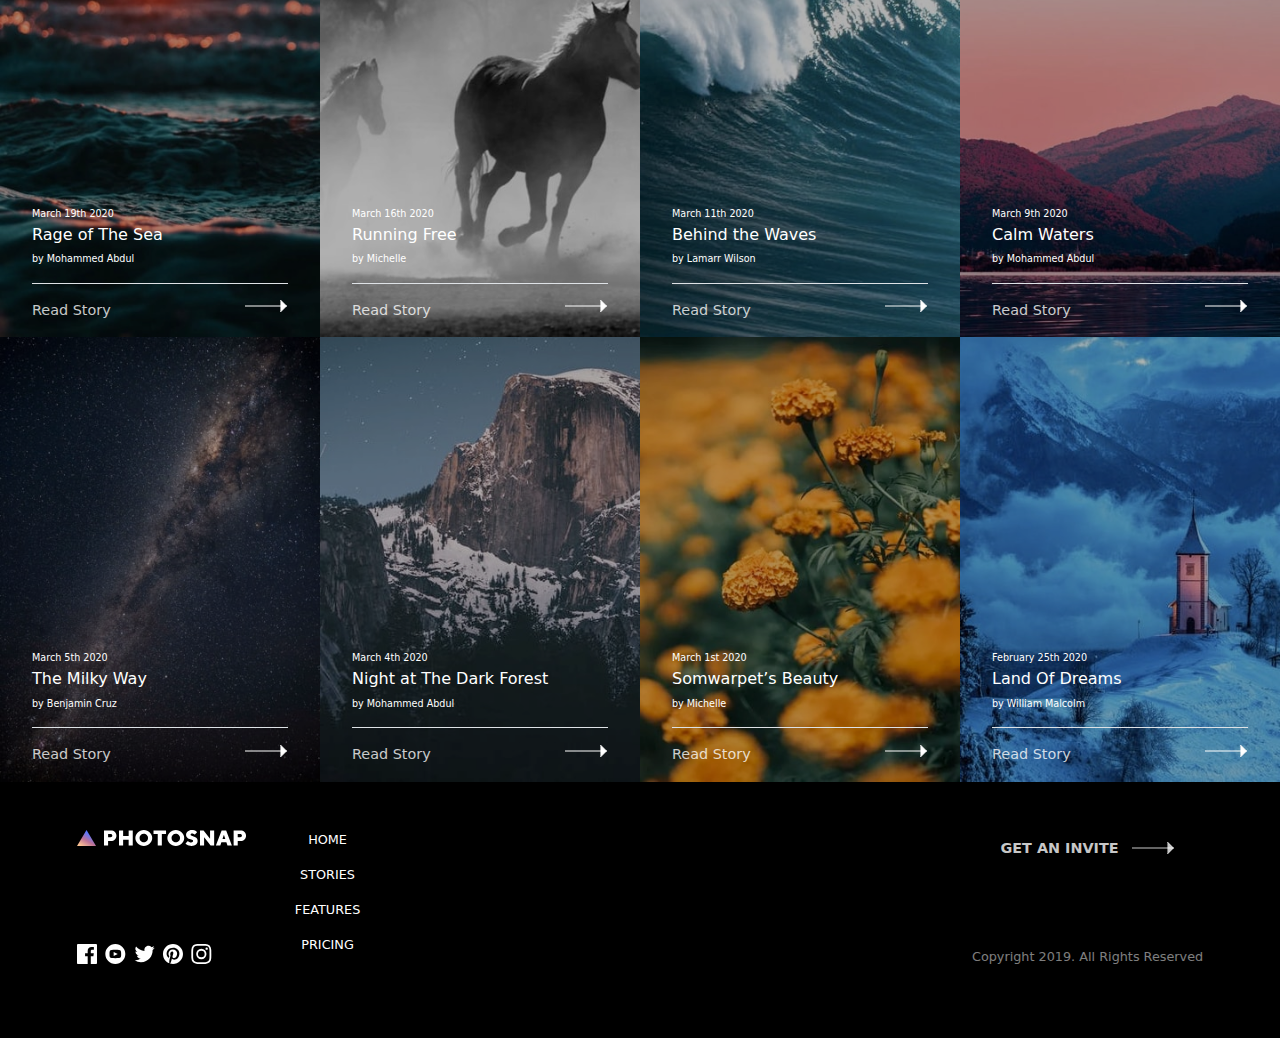
<file: stories.html>
<!DOCTYPE html>
<html lang="en">
<head>
  <meta charset="UTF-8">
  <meta name="viewport" content="width=device-width, initial-scale=1.0">
  <link rel="stylesheet" href="css/all.min.css">  
  <link rel="stylesheet" href="css/bootstrap.min.css">
  <link rel="stylesheet" href="css/style.css">
  <title>Photosnap</title>
</head>
<body>
  <nav class="navbar navbar-expand-lg bg-white shadow">
    <div class="container-md">
      <a class="navbar-brand" href="index.html">
        <svg xmlns="http://www.w3.org/2000/svg" width="170" height="16"><defs>
          <linearGradient id="a" x1="0%" x2="50%" y1="85.457%" y2="14.543%"><stop offset="0%" stop-color="#FFC593"/><stop offset="51.945%" stop-color="#BC7198"/><stop offset="100%" stop-color="#5A77FF"/></linearGradient></defs><g fill="none" fill-rule="evenodd"><path fill="#000" fill-rule="nonzero" d="M31.108 15.568v-4.541h2.703c.836 0 1.6-.133 2.292-.4a5.19 5.19 0 001.773-1.113 5.1 5.1 0 001.146-1.676c.273-.642.41-1.344.41-2.108 0-.75-.137-1.449-.41-2.098a5.072 5.072 0 00-1.146-1.686A5.19 5.19 0 0036.103.832c-.692-.266-1.456-.4-2.292-.4H27v15.136h4.108zm2.487-8.217h-2.487V4.108h2.487c.49 0 .9.162 1.232.487.332.324.497.702.497 1.135 0 .432-.165.81-.497 1.135-.332.324-.742.486-1.232.486zm12.54 8.217V9.73h5.514v5.838h4.108V.432h-4.108v5.622h-5.514V.432h-4.108v15.136h4.108zM66.784 16a8.616 8.616 0 003.319-.638 8.401 8.401 0 002.68-1.74 8.192 8.192 0 001.785-2.552c.432-.965.648-1.989.648-3.07a7.428 7.428 0 00-.648-3.07 8.192 8.192 0 00-1.784-2.552 8.401 8.401 0 00-2.681-1.74A8.616 8.616 0 0066.783 0c-1.196 0-2.306.213-3.329.638a8.432 8.432 0 00-2.67 1.74A8.192 8.192 0 0059 4.93 7.428 7.428 0 0058.351 8c0 1.081.217 2.105.649 3.07a8.192 8.192 0 001.784 2.552 8.432 8.432 0 002.67 1.74c1.023.425 2.133.638 3.33.638zm0-3.676A4.285 4.285 0 0165.119 12a3.942 3.942 0 01-1.34-.908 4.33 4.33 0 01-.887-1.373A4.479 4.479 0 0162.568 8c0-.62.108-1.193.324-1.719a4.33 4.33 0 01.886-1.373c.375-.39.822-.692 1.34-.908a4.285 4.285 0 011.666-.324c.59 0 1.142.108 1.654.324.512.216.958.519 1.34.908.382.39.681.847.898 1.373.216.526.324 1.1.324 1.719 0 .62-.108 1.193-.324 1.719a4.236 4.236 0 01-.898 1.373c-.382.39-.828.692-1.34.908a4.206 4.206 0 01-1.654.324zm18.054 3.244V4.108h4.216V.432h-12.54v3.676h4.216v11.46h4.108zM98.784 16a8.616 8.616 0 003.319-.638 8.401 8.401 0 002.68-1.74 8.192 8.192 0 001.785-2.552c.432-.965.648-1.989.648-3.07a7.428 7.428 0 00-.648-3.07 8.192 8.192 0 00-1.784-2.552 8.401 8.401 0 00-2.681-1.74A8.616 8.616 0 0098.783 0c-1.196 0-2.306.213-3.329.638a8.432 8.432 0 00-2.67 1.74A8.192 8.192 0 0091 4.93 7.428 7.428 0 0090.351 8c0 1.081.217 2.105.649 3.07a8.192 8.192 0 001.784 2.552 8.432 8.432 0 002.67 1.74c1.023.425 2.133.638 3.33.638zm0-3.676A4.285 4.285 0 0197.119 12a3.942 3.942 0 01-1.34-.908 4.33 4.33 0 01-.887-1.373A4.479 4.479 0 0194.568 8c0-.62.108-1.193.324-1.719a4.33 4.33 0 01.886-1.373c.375-.39.822-.692 1.34-.908a4.285 4.285 0 011.666-.324c.59 0 1.142.108 1.654.324.512.216.958.519 1.34.908.382.39.681.847.898 1.373.216.526.324 1.1.324 1.719 0 .62-.108 1.193-.324 1.719a4.236 4.236 0 01-.898 1.373c-.382.39-.828.692-1.34.908a4.206 4.206 0 01-1.654.324zM114.568 16c.95 0 1.801-.133 2.55-.4.75-.267 1.385-.627 1.904-1.081.519-.454.915-.98 1.189-1.578.274-.599.41-1.236.41-1.914 0-.88-.172-1.6-.518-2.162a4.35 4.35 0 00-1.298-1.362 6.98 6.98 0 00-1.697-.822l-1.697-.562a7.533 7.533 0 01-1.297-.551c-.346-.195-.52-.465-.52-.811 0-.332.148-.63.444-.898.295-.266.688-.4 1.178-.4.375 0 .714.062 1.016.184.303.123.563.263.779.422.26.173.49.367.692.584l2.378-2.487a5.559 5.559 0 00-1.276-1.08c-.432-.275-.98-.523-1.643-.747C116.5.112 115.706 0 114.784 0c-.865 0-1.65.13-2.357.39-.706.259-1.308.605-1.805 1.037-.498.432-.883.93-1.157 1.492a3.908 3.908 0 00-.41 1.73c0 .879.172 1.6.518 2.162a4.35 4.35 0 001.297 1.362 6.98 6.98 0 001.698.822c.612.201 1.178.389 1.697.562.519.173.951.357 1.297.551.346.195.52.465.52.81 0 .433-.174.812-.52 1.136-.346.324-.821.487-1.427.487-.49 0-.933-.083-1.33-.25a5.466 5.466 0 01-1.027-.55 5.352 5.352 0 01-.886-.822l-2.378 2.486c.432.49.944.923 1.535 1.298.504.331 1.131.63 1.88.897.75.267 1.63.4 2.639.4zm12.54-.432V7.135l6.508 8.433h3.546V.432h-4.108v8.433L126.568.432H123v15.136h4.108zm16.216 0l1.081-3.244h4.973l1.081 3.244h4.433L149.162.432h-4.54l-5.73 15.136h4.432zm4.973-6.487h-2.81l1.405-4.432 1.405 4.432zm12.433 6.487v-4.541h2.702c.836 0 1.6-.133 2.292-.4a5.19 5.19 0 001.773-1.113 5.1 5.1 0 001.146-1.676c.274-.642.411-1.344.411-2.108 0-.75-.137-1.449-.41-2.098a5.072 5.072 0 00-1.147-1.686 5.19 5.19 0 00-1.773-1.114c-.692-.266-1.456-.4-2.292-.4h-6.81v15.136h4.108zm2.486-8.217h-2.486V4.108h2.486c.49 0 .901.162 1.233.487.331.324.497.702.497 1.135 0 .432-.166.81-.497 1.135-.332.324-.743.486-1.233.486z"/>
          <path fill="url(#a)" d="M0 16L9.5 0 19 16z"/></g></svg>
      </a>
      <button class="navbar-toggler" type="button" data-bs-toggle="collapse" data-bs-target="#navbarSupportedContent" aria-controls="navbarSupportedContent" aria-expanded="false" aria-label="Toggle navigation">
        <svg xmlns="http://www.w3.org/2000/svg" id="menu" width="20" height="6"><g fill-rule="evenodd"><path d="M0 0h20v1H0zM0 5h20v1H0z"/></g></svg>
        <svg xmlns="http://www.w3.org/2000/svg" id="close" width="16" height="15"><path fill-rule="evenodd" d="M14.718.075l.707.707L8.707 7.5l6.718 6.718-.707.707L8 8.207l-6.718 6.718-.707-.707L7.293 7.5.575.782l.707-.707L8 6.793 14.718.075z"/></svg>
      </button>
      <div class="collapse navbar-collapse text-center text-md-start" id="navbarSupportedContent">
        <ul class="navbar-nav mx-auto mb-2 mb-lg-0 borderBottom menuWidth py-2 py-md-0">
          <li class="nav-item">
            <a class="nav-link active" aria-current="page" href="stories.html">STORIES</a>
          </li>
          <li class="nav-item">
            <a class="nav-link" href="pricing.html">PRICES</a>
          </li>
          <li class="nav-item">
            <a class="nav-link" href="features.html">FEATURES</a>
          </li>
        </ul>
        <div class="py-2 py-md-0 menuWidth mx-auto mx-md-0">
          <button class="mainBtnWbg w-100 " type="submit">GET AN INVITE</button>
        </div>
      </div>
    </div>
  </nav>
  <section class="Moon bg-black first">
    <div class="row">
   
      <div class="col-lg-5 col-md-7 align-self-center moonInfo">
         <div class="px-md-5 mx-md-5 py-5 my-5 px-4 mx-4 position-relative">
             <p class="small text-white fLink">LAST MONTH’S FEATURED STORY</p>
             <h2 class="text-white text-uppercase">HAZY FULL</h2>
             <h2 class="text-white text-uppercase">MOON OF</h2>
             <h2 class="text-white text-uppercase mb-4">APPALACHIA</h2>
             <p class="small text-white-50 fLink">March 2nd 2020 <span class="text-white "> by John Appleseed</span></p>
             <p class="small text-white-50 fLink">
              The dissected plateau area, while not actually made up of geological mountains, is popularly called "mountains," especially in eastern Kentucky and West Virginia, and while the ridges are not high, the terrain is extremely rugged.
            </p>
             <p>
              <button class="secondaryBtnBbg text-uppercase">read the story</button>
              <svg xmlns="http://www.w3.org/2000/svg" width="43" height="14" class="ms-2">
                <g fill="rgba(255, 255, 255, 0.784)" fill-rule="evenodd" stroke="rgba(255, 255, 255, 0.784)"><path d="M0 7h41.864M35.428 1l6 6-6 6"/></g></svg>
              </p>
            </div>
      </div>
      <div class="col-lg-7 col-md-5 moonImage">
        <div class="h-100">
          <img src="./assets/stories/desktop/moon-of-appalacia.jpg" alt="moon-of-appalacia" style="object-fit:cover;" class="w-100 h-100 imgLarge">
          <img src="./assets/stories/tablet/moon-of-appalacia.jpg" alt="moon-of-appalacia" style="object-fit:fill;" class="w-100 h-100 imgMedium">
          <img src="./assets/stories/mobile/moon-of-appalacia.jpg" alt="moon-of-appalacia" class="w-100 imgSmall">
        </div>
     </div>
    </div>
    
  </section>

  <section class="storyCards">
    <div class="row g-0">
      <div class="col-lg-3 col-md-6">
         <div class="position-relative cardCaption">
           <img src="./assets/stories/desktop/mountains.jpg" alt="mountains" class="w-100 imgLarge">
           <img src="./assets/stories/desktop/mountains.jpg" alt="mountains" class="w-100 imgMedium">
           <img src="./assets/stories/mobile/mountains.jpg" alt="mountains" class="w-100 imgSmall">
           <div class="position-absolute cardInfo">
            <p class="mb-0 pb-1 fLink small text-white">April 16th 2020</p>
            <h6 class="text-white">The Mountains</h6>
            <p class="border-bottom border-7 mb-0 pb-3 small text-white fLink">by John Appleseed</p>
            <div class="d-flex justify-content-between align-items-center">
              <button class="secondaryBtnBbg pt-3">Read Story</button>
              <svg xmlns="http://www.w3.org/2000/svg" width="43" height="14" class="ms-2">
                <g fill="#fff" fill-rule="evenodd" stroke="#fff"><path d="M0 7h41.864M35.428 1l6 6-6 6"/></g></svg>
            </div>
           </div>
         </div>
      </div>
      <div class="col-lg-3 col-md-6">
        <div class="position-relative cardCaption">
          <img src="./assets/stories/desktop/cityscapes.jpg" alt="cityscapes" class="w-100 imgLarge">
          <img src="./assets/stories/desktop/cityscapes.jpg" alt="cityscapes" class="w-100 imgMedium">
          <img src="./assets/stories/mobile/cityscapes.jpg" alt="cityscapes" class="w-100 imgSmall">
          <div class="position-absolute cardInfo">
            <p class="mb-0 pb-1 fLink small text-white">April 14th 2020</p>
           <h6 class="text-white">Sunset Cityscapes</h6>
           <p class="border-bottom border-7 mb-0 pb-3 small text-white fLink">by Benjamin Cruz</p>
           <div class="d-flex justify-content-between align-items-center">
             <button class="secondaryBtnBbg pt-3">Read Story</button>
             <svg xmlns="http://www.w3.org/2000/svg" width="43" height="14" class="ms-2">
               <g fill="#fff" fill-rule="evenodd" stroke="#fff"><path d="M0 7h41.864M35.428 1l6 6-6 6"/></g></svg>
           </div>
          </div>
        </div>
     </div>
     <div class="col-lg-3 col-md-6">
      <div class="position-relative cardCaption">
        <img src="./assets/stories/desktop/18-days-voyage.jpg" alt="18-days-voyage" class="w-100 imgLarge">
        <img src="./assets/stories/desktop/18-days-voyage.jpg" alt="18-days-voyage" class="w-100 imgMedium">
        <img src="./assets/stories/mobile/18-days-voyage.jpg" alt="18-days-voyage" class="w-100 imgSmall">
        <div class="position-absolute cardInfo">
          <p class="mb-0 pb-1 fLink small text-white">April 11th 2020</p>
         <h6 class="text-white">18 Days Voyage</h6>
         <p class="border-bottom border-7 mb-0 pb-3 small text-white fLink">by Alexei Borodin</p>
         <div class="d-flex justify-content-between align-items-center">
           <button class="secondaryBtnBbg pt-3">Read Story</button>
           <svg xmlns="http://www.w3.org/2000/svg" width="43" height="14" class="ms-2">
             <g fill="#fff" fill-rule="evenodd" stroke="#fff"><path d="M0 7h41.864M35.428 1l6 6-6 6"/></g></svg>
         </div>
        </div>
      </div>
     </div>
     <div class="col-lg-3 col-md-6">
      <div class="position-relative cardCaption">
        <img src="./assets/stories/desktop/architecturals.jpg" alt="architecturals" class="w-100 imgLarge">
        <img src="./assets/stories/desktop/architecturals.jpg" alt="architecturals" class="w-100 imgMedium">
        <img src="./assets/stories/mobile/architecturals.jpg" alt="architecturals" class="w-100 imgSmall">
        <div class="position-absolute cardInfo">
          <p class="mb-0 pb-1 fLink small text-white">April 9th 2020</p>
         <h6 class="text-white">Architecturals</h6>
         <p class="border-bottom border-7 mb-0 pb-3 small text-white fLink">by Samantha Brooke</p>
         <div class="d-flex justify-content-between align-items-center">
           <button class="secondaryBtnBbg pt-3">Read Story</button>
           <svg xmlns="http://www.w3.org/2000/svg" width="43" height="14" class="ms-2">
             <g fill="#fff" fill-rule="evenodd" stroke="#fff"><path d="M0 7h41.864M35.428 1l6 6-6 6"/></g></svg>
         </div>
        </div>
      </div>
     </div>
     <div class="col-lg-3 col-md-6">
      <div class="position-relative cardCaption">
        <img src="./assets/stories/desktop/world-tour.jpg" alt="world-tour" class="w-100 imgLarge">
        <img src="./assets/stories/desktop/world-tour.jpg" alt="world-tour" class="w-100 imgMedium">
        <img src="./assets/stories/mobile/world-tour.jpg" alt="world-tour" class="w-100 imgSmall">
        <div class="position-absolute cardInfo">
          <p class="mb-0 pb-1 fLink small text-white">April 7th 2020</p>
         <h6 class="text-white">World Tour 2019</h6>
         <p class="border-bottom border-7 mb-0 pb-3 small text-white fLink">by Timothy Wagner</p>
         <div class="d-flex justify-content-between align-items-center">
           <button class="secondaryBtnBbg pt-3">Read Story</button>
           <svg xmlns="http://www.w3.org/2000/svg" width="43" height="14" class="ms-2">
             <g fill="#fff" fill-rule="evenodd" stroke="#fff"><path d="M0 7h41.864M35.428 1l6 6-6 6"/></g></svg>
         </div>
        </div>
      </div>
     </div>
     <div class="col-lg-3 col-md-6">
      <div class="position-relative cardCaption">
        <img src="./assets/stories/desktop/unforeseen-corners.jpg" alt="unforeseen-corners" class="w-100 imgLarge">
        <img src="./assets/stories/desktop/unforeseen-corners.jpg" alt="unforeseen-corners" class="w-100 imgMedium">
        <img src="./assets/stories/mobile/unforeseen-corners.jpg" alt="unforeseen-corners" class="w-100 imgSmall">
        <div class="position-absolute cardInfo">
          <p class="mb-0 pb-1 fLink small text-white">April 3rd 2020</p>
         <h6 class="text-white">Unforeseen Corners</h6>
         <p class="border-bottom border-7 mb-0 pb-3 small text-white fLink">by William Malcolm</p>
         <div class="d-flex justify-content-between align-items-center">
           <button class="secondaryBtnBbg pt-3">Read Story</button>
           <svg xmlns="http://www.w3.org/2000/svg" width="43" height="14" class="ms-2">
             <g fill="#fff" fill-rule="evenodd" stroke="#fff"><path d="M0 7h41.864M35.428 1l6 6-6 6"/></g></svg>
         </div>
        </div>
      </div>
     </div>
     <div class="col-lg-3 col-md-6">
      <div class="position-relative cardCaption">
        <img src="./assets/stories/desktop/king-on-africa.jpg" alt="king-on-africa" class="w-100 imgLarge">
        <img src="./assets/stories/desktop/king-on-africa.jpg" alt="king-on-africa" class="w-100 imgMedium">
        <img src="./assets/stories/mobile/king-on-africa.jpg" alt="king-on-africa" class="w-100 imgSmall">
        <div class="position-absolute cardInfo">
          <p class="mb-0 pb-1 fLink small text-white">March 29th 2020</p>
         <h6 class="text-white">King on Africa: Part II</h6>
         <p class="border-bottom border-7 mb-0 pb-3 small text-white fLink">by Tim Hillenburg</p>
         <div class="d-flex justify-content-between align-items-center">
           <button class="secondaryBtnBbg pt-3">Read Story</button>
           <svg xmlns="http://www.w3.org/2000/svg" width="43" height="14" class="ms-2">
             <g fill="#fff" fill-rule="evenodd" stroke="#fff"><path d="M0 7h41.864M35.428 1l6 6-6 6"/></g></svg>
         </div>
        </div>
      </div>
     </div>
     <div class="col-lg-3 col-md-6">
      <div class="position-relative cardCaption">
        <img src="./assets/stories/desktop/trip-to-nowhere.jpg" alt="trip-to-nowhere" class="w-100 imgLarge">
        <img src="./assets/stories/desktop/trip-to-nowhere.jpg" alt="trip-to-nowhere" class="w-100 imgMedium">
        <img src="./assets/stories/mobile/trip-to-nowhere.jpg" alt="trip-to-nowhere" class="w-100 imgSmall">
        <div class="position-absolute cardInfo">
          <p class="mb-0 pb-1 fLink small text-white">March 21st 2020</p>
         <h6 class="text-white">The Trip to Nowhere</h6>
         <p class="border-bottom border-7 mb-0 pb-3 small text-white fLink">by Felicia Rourke</p>
         <div class="d-flex justify-content-between align-items-center">
           <button class="secondaryBtnBbg pt-3">Read Story</button>
           <svg xmlns="http://www.w3.org/2000/svg" width="43" height="14" class="ms-2">
             <g fill="#fff" fill-rule="evenodd" stroke="#fff"><path d="M0 7h41.864M35.428 1l6 6-6 6"/></g></svg>
         </div>
        </div>
      </div>
     </div>
     <div class="col-lg-3 col-md-6">
      <div class="position-relative cardCaption">
        <img src="./assets/stories/desktop/rage-of-the-sea.jpg" alt="rage-of-the-sea" class="w-100 imgLarge">
        <img src="./assets/stories/desktop/rage-of-the-sea.jpg" alt="rage-of-the-sea" class="w-100 imgMedium">
        <img src="./assets/stories/mobile/rage-of-the-sea.jpg" alt="rage-of-the-sea" class="w-100 imgSmall">
        <div class="position-absolute cardInfo">
          <p class="mb-0 pb-1 fLink small text-white">March 19th 2020</p>
         <h6 class="text-white">Rage of The Sea</h6>
         <p class="border-bottom border-7 mb-0 pb-3 small text-white fLink">by Mohammed Abdul</p>
         <div class="d-flex justify-content-between align-items-center">
           <button class="secondaryBtnBbg pt-3">Read Story</button>
           <svg xmlns="http://www.w3.org/2000/svg" width="43" height="14" class="ms-2">
             <g fill="#fff" fill-rule="evenodd" stroke="#fff"><path d="M0 7h41.864M35.428 1l6 6-6 6"/></g></svg>
         </div>
        </div>
      </div>
     </div>
     <div class="col-lg-3 col-md-6">
      <div class="position-relative cardCaption">
        <img src="./assets/stories/desktop/running-free.jpg" alt="running-free" class="w-100 imgLarge">
        <img src="./assets/stories/desktop/running-free.jpg" alt="running-free" class="w-100 imgMedium">
        <img src="./assets/stories/mobile/running-free.jpg" alt="running-free" class="w-100 imgSmall">
        <div class="position-absolute cardInfo">
          <p class="mb-0 pb-1 fLink small text-white">March 16th 2020</p>
         <h6 class="text-white">Running Free</h6>
         <p class="border-bottom border-7 mb-0 pb-3 small text-white fLink">by Michelle</p>
         <div class="d-flex justify-content-between align-items-center">
           <button class="secondaryBtnBbg pt-3">Read Story</button>
           <svg xmlns="http://www.w3.org/2000/svg" width="43" height="14" class="ms-2">
             <g fill="#fff" fill-rule="evenodd" stroke="#fff"><path d="M0 7h41.864M35.428 1l6 6-6 6"/></g></svg>
         </div>
        </div>
      </div>
     </div>
     <div class="col-lg-3 col-md-6">
      <div class="position-relative cardCaption">
        <img src="./assets/stories/desktop/behind-the-waves.jpg" alt="behind-the-waves" class="w-100 imgLarge">
        <img src="./assets/stories/desktop/behind-the-waves.jpg" alt="behind-the-waves" class="w-100 imgMedium">
        <img src="./assets/stories/mobile/behind-the-waves.jpg" alt="behind-the-waves" class="w-100 imgSmall">
        <div class="position-absolute cardInfo">
          <p class="mb-0 pb-1 fLink small text-white">March 11th 2020</p>
         <h6 class="text-white">Behind the Waves</h6>
         <p class="border-bottom border-7 mb-0 pb-3 small text-white fLink">by Lamarr Wilson</p>
         <div class="d-flex justify-content-between align-items-center">
           <button class="secondaryBtnBbg pt-3">Read Story</button>
           <svg xmlns="http://www.w3.org/2000/svg" width="43" height="14" class="ms-2">
             <g fill="#fff" fill-rule="evenodd" stroke="#fff"><path d="M0 7h41.864M35.428 1l6 6-6 6"/></g></svg>
         </div>
        </div>
      </div>
     </div>
     <div class="col-lg-3 col-md-6">
      <div class="position-relative cardCaption">
        <img src="./assets/stories/desktop/calm-waters.jpg" alt="calm-waters" class="w-100 imgLarge">
        <img src="./assets/stories/desktop/calm-waters.jpg" alt="calm-waters" class="w-100 imgMedium">
        <img src="./assets/stories/mobile/calm-waters.jpg" alt="calm-waters" class="w-100 imgSmall">
        <div class="position-absolute cardInfo">
          <p class="mb-0 pb-1 fLink small text-white">March 9th 2020</p>
         <h6 class="text-white">Calm Waters</h6>
         <p class="border-bottom border-7 mb-0 pb-3 small text-white fLink">by  Mohammed Abdul</p>
         <div class="d-flex justify-content-between align-items-center">
           <button class="secondaryBtnBbg pt-3">Read Story</button>
           <svg xmlns="http://www.w3.org/2000/svg" width="43" height="14" class="ms-2">
             <g fill="#fff" fill-rule="evenodd" stroke="#fff"><path d="M0 7h41.864M35.428 1l6 6-6 6"/></g></svg>
         </div>
        </div>
      </div>
     </div>
     <div class="col-lg-3 col-md-6">
      <div class="position-relative cardCaption">
        <img src="./assets/stories/desktop/milky-way.jpg" alt="milky-way" class="w-100 imgLarge">
        <img src="./assets/stories/desktop/milky-way.jpg" alt="milky-way" class="w-100 imgMedium">
        <img src="./assets/stories/mobile/milky-way.jpg" alt="milky-way" class="w-100 imgSmall">
        <div class="position-absolute cardInfo">
          <p class="mb-0 pb-1 fLink small text-white">March 5th 2020</p>
         <h6 class="text-white">The Milky Way</h6>
         <p class="border-bottom border-7 mb-0 pb-3 small text-white fLink">by Benjamin Cruz</p>
         <div class="d-flex justify-content-between align-items-center">
           <button class="secondaryBtnBbg pt-3">Read Story</button>
           <svg xmlns="http://www.w3.org/2000/svg" width="43" height="14" class="ms-2">
             <g fill="#fff" fill-rule="evenodd" stroke="#fff"><path d="M0 7h41.864M35.428 1l6 6-6 6"/></g></svg>
         </div>
        </div>
      </div>
     </div>
     <div class="col-lg-3 col-md-6">
      <div class="position-relative cardCaption">
        <img src="./assets/stories/desktop/dark-forest.jpg" alt="dark-fores" class="w-100 imgLarge">
        <img src="./assets/stories/desktop/dark-forest.jpg" alt="dark-fores" class="w-100 imgMedium">
        <img src="./assets/stories/mobile/dark-forest.jpg" alt="dark-fores" class="w-100 imgSmall">
        <div class="position-absolute cardInfo">
          <p class="mb-0 pb-1 fLink small text-white">March 4th 2020</p>
         <h6 class="text-white">Night at The Dark Forest</h6>
         <p class="border-bottom border-7 mb-0 pb-3 small text-white fLink">by  Mohammed Abdul</p>
         <div class="d-flex justify-content-between align-items-center">
           <button class="secondaryBtnBbg pt-3">Read Story</button>
           <svg xmlns="http://www.w3.org/2000/svg" width="43" height="14" class="ms-2">
             <g fill="#fff" fill-rule="evenodd" stroke="#fff"><path d="M0 7h41.864M35.428 1l6 6-6 6"/></g></svg>
         </div>
        </div>
      </div>
     </div>
     <div class="col-lg-3 col-md-6">
      <div class="position-relative cardCaption">
        <img src="./assets/stories/desktop/somwarpet.jpg" alt="dark-fores" class="w-100 imgLarge">
        <img src="./assets/stories/desktop/somwarpet.jpg" alt="dark-fores" class="w-100 imgMedium">
        <img src="./assets/stories/mobile/somwarpet.jpg" alt="dark-fores" class="w-100 imgSmall">
        <div class="position-absolute cardInfo">
          <p class="mb-0 pb-1 fLink small text-white">March 1st 2020</p>
         <h6 class="text-white">Somwarpet’s Beauty</h6>
         <p class="border-bottom border-7 mb-0 pb-3 small text-white fLink">by Michelle</p>
         <div class="d-flex justify-content-between align-items-center">
           <button class="secondaryBtnBbg pt-3">Read Story</button>
           <svg xmlns="http://www.w3.org/2000/svg" width="43" height="14" class="ms-2">
             <g fill="#fff" fill-rule="evenodd" stroke="#fff"><path d="M0 7h41.864M35.428 1l6 6-6 6"/></g></svg>
         </div>
        </div>
      </div>
     </div>
     <div class="col-lg-3 col-md-6">
      <div class="position-relative cardCaption">
        <img src="./assets/stories/desktop/land-of-dreams.jpg" alt="land-of-dreams" class="w-100 imgLarge">
        <img src="./assets/stories/desktop/land-of-dreams.jpg" alt="land-of-dreams" class="w-100 imgMedium">
        <img src="./assets/stories/mobile/land-of-dreams.jpg" alt="land-of-dreams" class="w-100 imgSmall">
        <div class="position-absolute cardInfo">
          <p class="mb-0 pb-1 fLink small text-white">February 25th 2020</p>
         <h6 class="text-white">Land Of Dreams</h6>
         <p class="border-bottom border-7 mb-0 pb-3 small text-white fLink">by William Malcolm</p>
         <div class="d-flex justify-content-between align-items-center">
           <button class="secondaryBtnBbg pt-3">Read Story</button>
           <svg xmlns="http://www.w3.org/2000/svg" width="43" height="14" class="ms-2">
             <g fill="#fff" fill-rule="evenodd" stroke="#fff"><path d="M0 7h41.864M35.428 1l6 6-6 6"/></g></svg>
         </div>
        </div>
      </div>
     </div>
    </div>
  </section>
 
  <footer class="bg-black py-5">
    <div class="d-flex flex-column flex-md-row justify-content-md-between pFeatureWidth mx-auto align-items-center align-items-md-start" >
       <div class="d-flex flex-column align-items-center flex-lg-row align-items-lg-start pb-5 pb-md-0 position-relative">
         <div class="d-flex flex-column align-items-center align-items-md-start me-lg-5">
          <svg xmlns="http://www.w3.org/2000/svg" width="170" height="16"><defs>
            <linearGradient id="a" x1="0%" x2="50%" y1="85.457%" y2="14.543%">
              <stop offset="0%" stop-color="#FFC593"/><stop offset="51.945%" stop-color="#BC7198"/><stop offset="100%" stop-color="#5A77FF"/>
            </linearGradient></defs><g fill="none" fill-rule="evenodd"><path fill="#fff" fill-rule="nonzero" d="M31.108 15.568v-4.541h2.703c.836 0 1.6-.133 2.292-.4a5.19 5.19 0 001.773-1.113 5.1 5.1 0 001.146-1.676c.273-.642.41-1.344.41-2.108 0-.75-.137-1.449-.41-2.098a5.072 5.072 0 00-1.146-1.686A5.19 5.19 0 0036.103.832c-.692-.266-1.456-.4-2.292-.4H27v15.136h4.108zm2.487-8.217h-2.487V4.108h2.487c.49 0 .9.162 1.232.487.332.324.497.702.497 1.135 0 .432-.165.81-.497 1.135-.332.324-.742.486-1.232.486zm12.54 8.217V9.73h5.514v5.838h4.108V.432h-4.108v5.622h-5.514V.432h-4.108v15.136h4.108zM66.784 16a8.616 8.616 0 003.319-.638 8.401 8.401 0 002.68-1.74 8.192 8.192 0 001.785-2.552c.432-.965.648-1.989.648-3.07a7.428 7.428 0 00-.648-3.07 8.192 8.192 0 00-1.784-2.552 8.401 8.401 0 00-2.681-1.74A8.616 8.616 0 0066.783 0c-1.196 0-2.306.213-3.329.638a8.432 8.432 0 00-2.67 1.74A8.192 8.192 0 0059 4.93 7.428 7.428 0 0058.351 8c0 1.081.217 2.105.649 3.07a8.192 8.192 0 001.784 2.552 8.432 8.432 0 002.67 1.74c1.023.425 2.133.638 3.33.638zm0-3.676A4.285 4.285 0 0165.119 12a3.942 3.942 0 01-1.34-.908 4.33 4.33 0 01-.887-1.373A4.479 4.479 0 0162.568 8c0-.62.108-1.193.324-1.719a4.33 4.33 0 01.886-1.373c.375-.39.822-.692 1.34-.908a4.285 4.285 0 011.666-.324c.59 0 1.142.108 1.654.324.512.216.958.519 1.34.908.382.39.681.847.898 1.373.216.526.324 1.1.324 1.719 0 .62-.108 1.193-.324 1.719a4.236 4.236 0 01-.898 1.373c-.382.39-.828.692-1.34.908a4.206 4.206 0 01-1.654.324zm18.054 3.244V4.108h4.216V.432h-12.54v3.676h4.216v11.46h4.108zM98.784 16a8.616 8.616 0 003.319-.638 8.401 8.401 0 002.68-1.74 8.192 8.192 0 001.785-2.552c.432-.965.648-1.989.648-3.07a7.428 7.428 0 00-.648-3.07 8.192 8.192 0 00-1.784-2.552 8.401 8.401 0 00-2.681-1.74A8.616 8.616 0 0098.783 0c-1.196 0-2.306.213-3.329.638a8.432 8.432 0 00-2.67 1.74A8.192 8.192 0 0091 4.93 7.428 7.428 0 0090.351 8c0 1.081.217 2.105.649 3.07a8.192 8.192 0 001.784 2.552 8.432 8.432 0 002.67 1.74c1.023.425 2.133.638 3.33.638zm0-3.676A4.285 4.285 0 0197.119 12a3.942 3.942 0 01-1.34-.908 4.33 4.33 0 01-.887-1.373A4.479 4.479 0 0194.568 8c0-.62.108-1.193.324-1.719a4.33 4.33 0 01.886-1.373c.375-.39.822-.692 1.34-.908a4.285 4.285 0 011.666-.324c.59 0 1.142.108 1.654.324.512.216.958.519 1.34.908.382.39.681.847.898 1.373.216.526.324 1.1.324 1.719 0 .62-.108 1.193-.324 1.719a4.236 4.236 0 01-.898 1.373c-.382.39-.828.692-1.34.908a4.206 4.206 0 01-1.654.324zM114.568 16c.95 0 1.801-.133 2.55-.4.75-.267 1.385-.627 1.904-1.081.519-.454.915-.98 1.189-1.578.274-.599.41-1.236.41-1.914 0-.88-.172-1.6-.518-2.162a4.35 4.35 0 00-1.298-1.362 6.98 6.98 0 00-1.697-.822l-1.697-.562a7.533 7.533 0 01-1.297-.551c-.346-.195-.52-.465-.52-.811 0-.332.148-.63.444-.898.295-.266.688-.4 1.178-.4.375 0 .714.062 1.016.184.303.123.563.263.779.422.26.173.49.367.692.584l2.378-2.487a5.559 5.559 0 00-1.276-1.08c-.432-.275-.98-.523-1.643-.747C116.5.112 115.706 0 114.784 0c-.865 0-1.65.13-2.357.39-.706.259-1.308.605-1.805 1.037-.498.432-.883.93-1.157 1.492a3.908 3.908 0 00-.41 1.73c0 .879.172 1.6.518 2.162a4.35 4.35 0 001.297 1.362 6.98 6.98 0 001.698.822c.612.201 1.178.389 1.697.562.519.173.951.357 1.297.551.346.195.52.465.52.81 0 .433-.174.812-.52 1.136-.346.324-.821.487-1.427.487-.49 0-.933-.083-1.33-.25a5.466 5.466 0 01-1.027-.55 5.352 5.352 0 01-.886-.822l-2.378 2.486c.432.49.944.923 1.535 1.298.504.331 1.131.63 1.88.897.75.267 1.63.4 2.639.4zm12.54-.432V7.135l6.508 8.433h3.546V.432h-4.108v8.433L126.568.432H123v15.136h4.108zm16.216 0l1.081-3.244h4.973l1.081 3.244h4.433L149.162.432h-4.54l-5.73 15.136h4.432zm4.973-6.487h-2.81l1.405-4.432 1.405 4.432zm12.433 6.487v-4.541h2.702c.836 0 1.6-.133 2.292-.4a5.19 5.19 0 001.773-1.113 5.1 5.1 0 001.146-1.676c.274-.642.411-1.344.411-2.108 0-.75-.137-1.449-.41-2.098a5.072 5.072 0 00-1.147-1.686 5.19 5.19 0 00-1.773-1.114c-.692-.266-1.456-.4-2.292-.4h-6.81v15.136h4.108zm2.486-8.217h-2.486V4.108h2.486c.49 0 .901.162 1.233.487.331.324.497.702.497 1.135 0 .432-.166.81-.497 1.135-.332.324-.743.486-1.233.486z"/><path fill="url(#a)" d="M0 16L9.5 0 19 16z"/></g>
          </svg>
          <div class="socials d-flex mt-3 mb-4 text-center text-md-start mt-md-5 pt-md-5">
            <a href="https://www.facebook.com/" class="pe-2">
             <svg xmlns="http://www.w3.org/2000/svg" width="20" height="20"><defs>
               <linearGradient id="a" x1="100%" x2="0%" y1="0%" y2="100%">
                <stop offset="0%" stop-color="#63AFDB"/><stop offset="100%" stop-color="#6028F1"/>
            </linearGradient></defs><path fill="#fff" d="M18.896 0H1.104C.494 0 0 .494 0 1.104v17.793C0 19.506.494 20 1.104 20h9.58v-7.745H8.076V9.237h2.606V7.01c0-2.583 1.578-3.99 3.883-3.99 1.104 0 2.052.082 2.329.119v2.7h-1.598c-1.254 0-1.496.597-1.496 1.47v1.928h2.989l-.39 3.018h-2.6V20h5.098c.608 0 1.102-.494 1.102-1.104V1.104C20 .494 19.506 0 18.896 0z"/>
            </svg>
            </a>
            <a href="https://www.youtube.com/?themeRefresh=1" class="pe-2">
             <svg xmlns="http://www.w3.org/2000/svg" width="21" height="20"><defs>
               <linearGradient id="a" x1="0%" x2="100%" y1="100%" y2="0%"><stop offset="0%" stop-color="#D3205A"/>
                <stop offset="100%" stop-color="#FF5A5A"/></linearGradient></defs>
                <path fill="#fff" d="M43.33 0c-5.523 0-10 4.478-10 10 0 5.523 4.477 10 10 10s10-4.477 10-10c0-5.522-4.477-10-10-10zm3.7 14.077c-1.75.12-5.653.12-7.402 0-1.896-.13-2.117-1.059-2.131-4.077.014-3.024.237-3.947 2.131-4.077 1.75-.12 5.652-.12 7.403 0 1.897.13 2.117 1.059 2.132 4.077-.015 3.024-.237 3.947-2.132 4.077zm-5.367-6.029l4.098 1.949-4.098 1.955V8.048z" transform="translate(-33)"/>
              </svg>
            </a>
            <a href="https://twitter.com/" class="pe-2">
             <svg xmlns="http://www.w3.org/2000/svg" width="21" height="18"><defs>
               <linearGradient id="a" x1="100%" x2="0%" y1="16.979%" y2="83.021%">
                <stop offset="0%" stop-color="#65FFEB"/><stop offset="100%" stop-color="#27718A"/></linearGradient></defs>
                <path fill="#fff" d="M86.66 3.797a8.192 8.192 0 01-2.357.646 4.11 4.11 0 001.805-2.27 8.22 8.22 0 01-2.606.996 4.096 4.096 0 00-2.995-1.296c-2.65 0-4.596 2.472-3.998 5.038a11.648 11.648 0 01-8.457-4.287 4.109 4.109 0 001.27 5.478 4.086 4.086 0 01-1.858-.513c-.045 1.901 1.318 3.68 3.291 4.075a4.113 4.113 0 01-1.853.07 4.106 4.106 0 003.833 2.85 8.25 8.25 0 01-6.075 1.7 11.616 11.616 0 006.29 1.843c7.618 0 11.922-6.434 11.662-12.205a8.354 8.354 0 002.048-2.124z" transform="translate(-66 -1)"/>
              </svg>
            </a>
            <a href="https://www.pinterest.com/" class="pe-2">
             <svg xmlns="http://www.w3.org/2000/svg" width="20" height="20"><defs>
               <linearGradient id="a" x1="100%" x2="0%" y1="0%" y2="100%">
                <stop offset="0%" stop-color="#F6C683"/><stop offset="100%" stop-color="#DE3838"/></linearGradient></defs>
                <path fill="#fff" d="M109.99 0c-5.522 0-10 4.477-10 10 0 4.237 2.636 7.855 6.356 9.312-.088-.791-.167-2.005.035-2.868.181-.78 1.172-4.97 1.172-4.97s-.299-.6-.299-1.486c0-1.39.806-2.428 1.81-2.428.852 0 1.264.64 1.264 1.408 0 .858-.546 2.14-.828 3.33-.236.995.5 1.807 1.48 1.807 1.778 0 3.144-1.874 3.144-4.58 0-2.393-1.72-4.068-4.176-4.068-2.845 0-4.515 2.135-4.515 4.34 0 .859.33 1.781.744 2.281a.3.3 0 01.069.288l-.278 1.133c-.044.183-.145.223-.335.134-1.249-.581-2.03-2.407-2.03-3.874 0-3.154 2.292-6.052 6.608-6.052 3.469 0 6.165 2.473 6.165 5.776 0 3.447-2.173 6.22-5.19 6.22-1.013 0-1.965-.525-2.291-1.148l-.623 2.378c-.226.869-.835 1.958-1.244 2.621.937.29 1.931.446 2.962.446 5.523 0 10-4.477 10-10s-4.477-10-10-10z" transform="translate(-100)"/>
              </svg>
            </a>
           <a href="https://www.instagram.com/">
            <svg xmlns="http://www.w3.org/2000/svg" width="21" height="20"><defs>
              <linearGradient id="a" x1="0%" x2="50%" y1="100%" y2="0%">
                <stop offset="0%" stop-color="#FFC593"/><stop offset="51.945%" stop-color="#BC7198"/><stop offset="100%" stop-color="#5A77FF"/>
              </linearGradient></defs>
              <path fill="#fff" d="M143.32 1.802c2.67 0 2.987.01 4.042.059 2.71.123 3.976 1.409 4.099 4.099.048 1.054.057 1.37.057 4.04 0 2.672-.01 2.988-.057 4.042-.124 2.687-1.387 3.975-4.1 4.099-1.054.048-1.37.058-4.041.058-2.67 0-2.987-.01-4.04-.058-2.718-.124-3.977-1.416-4.1-4.1-.048-1.054-.058-1.37-.058-4.041 0-2.67.01-2.986.058-4.04.124-2.69 1.387-3.977 4.1-4.1 1.054-.048 1.37-.058 4.04-.058zm0-1.802c-2.716 0-3.056.012-4.123.06-3.631.167-5.65 2.182-5.816 5.817-.05 1.067-.061 1.407-.061 4.123s.012 3.057.06 4.123c.167 3.632 2.182 5.65 5.817 5.817 1.067.048 1.407.06 4.123.06s3.057-.012 4.123-.06c3.629-.167 5.652-2.182 5.816-5.817.05-1.066.061-1.407.061-4.123s-.012-3.056-.06-4.122c-.163-3.629-2.18-5.65-5.816-5.817C146.377.01 146.036 0 143.32 0zm0 4.865a5.135 5.135 0 100 10.27 5.135 5.135 0 000-10.27zm0 8.468a3.333 3.333 0 110-6.666 3.333 3.333 0 010 6.666zm5.338-9.87a1.2 1.2 0 100 2.4 1.2 1.2 0 000-2.4z" transform="translate(-133)"/>
            </svg>
           </a>
          </div>
         </div>
        <div class="d-flex flex-column flex-md-row flex-lg-column align-items-center siteLinks">
          <a href="index.html" class="text-white text-decoration-none text-uppercase pe-2 pb-3 fLink">Home</a>
          <a href="stories.html"  class="text-white text-decoration-none text-uppercase pe-2 pb-3 fLink">Stories</a>
          <a href="features.html"  class="text-white text-decoration-none text-uppercase pe-2 pb-3 fLink">Features</a>
          <a href="pricing.html"  class="text-white text-decoration-none text-uppercase pe-2 pb-3 fLink">Pricing</a>
        </div>
       </div>
       <div class="d-flex flex-column align-items-center justify-content-md-between text-center">
        <p class="mb-2">
          <button class="secondaryBtnBbg text-uppercase fw-semibold fLink">Get an Invite</button>
          <svg xmlns="http://www.w3.org/2000/svg" width="43" height="14" class="ms-2">
            <g fill="rgba(255, 255, 255, 0.784)" fill-rule="evenodd" stroke="rgba(255, 255, 255, 0.784)"><path d="M0 7h41.864M35.428 1l6 6-6 6"/></g></svg>
          </p>
          <p class="text-white-50 fLink mb-0 mt-md-5 pt-md-4">Copyright 2019. All Rights Reserved</p>
       </div>
    </div>
  </footer>
  <script src="js/bootstrap.bundle.min.js"></script>
  <script src="js/script.js"></script>
</body>
</html>
</file>
<file: css/style.css>
:root{
    --lightGray:#DFDFDF;
    --siteOrange:#FFC593;
    --sitePink:#BC7198;
    --siteBlue:#5A77FF;
}



button{
    font-weight: 600;
    font-size:.75rem;
    border:none;
    padding:.5rem .9rem;
    outline: 0;
    background-color: transparent;
}
.mainBtnWbg{
    background-color: #000;
    color:#fff;
}

.mainBtnWbg:hover , .mainBtnBbg:hover{
    background-color:#979797;
    color:#000;
}

.secondaryBtnWbg{
    color:#000;
    font-size: .9rem;
    padding:.5rem 0;
    font-weight: normal;
}
.secondaryBtnWbg:hover,.secondaryBtnBbg:hover{
    text-decoration:underline;
}
.mainBtnBbg{
    background-color: #fff;
    color:#000;
}

.fLink{
    font-size: .8rem;
}

.secondaryBtnBbg{
    color:rgba(255, 255, 255, 0.784);
    font-size: .9rem;
    padding:.5rem 0;
    font-weight: normal;
}

.nav-link{
    font-size: .75rem;
    color:#000;
    padding-left:1rem !important;
    padding-right: 1rem !important;
}

.nav-link:hover{
    color:var(--bs-nav-link-color);
}
.nav-link.active,.siteLinks a:hover{
    color:var(--sitePink) !important;
}

.borderBottom{
    border-bottom:.5px solid #979797;
}

.menuWidth{
    width: 70%;
}
.navbar-toggler[aria-expanded='true'] #menu,.navbar-toggler[aria-expanded='false'] #close{
    display: none;
}
.navbar-toggler[aria-expanded='true'] #close,.navbar-toggler[aria-expanded='false'] #menu{
    display: inline-block;
}

nav.navbar{
    position: fixed;
    width:100vw;
    z-index: 999;
}
.first{
    padding-top: 40px;
}
.imgSmall{
    display: inline-block;
}

.border-7{
    border-width: .2px !important;
}

.imgMedium,.imgLarge{
    display: none;
}

.homeImage,.designImage,.moonImage{
    order:-1;
}
h2{
    line-height: 1;
}

.homeInfo >div::before{
    content:'';
    background-image:linear-gradient(rgb(90, 119, 255),rgb(188, 113, 152),rgb(255, 197, 147));
    position: absolute;
    border-radius: 2px;
    width:20%;
    height:3px;
    top:0
   
}

.cardInfo{
    top:0;
    left:0;
    right:0;
    bottom:0;
    background-color: rgba(0, 0, 0, 0.3);
    display: flex;
    flex-direction: column;
    justify-content: flex-end;
    padding:.5rem 2rem;
    transition: transform 1s;
}

.cardInfo > p{
  font-size: .6rem;
}
.cardInfo::after{
    content:'';
    background-image:linear-gradient(rgb(90, 119, 255),rgb(188, 113, 152),rgb(255, 197, 147));
    position: absolute;
    border-radius: 2px;
    width:100%;
    height:5px;
    bottom:0;
    left:0;
    opacity: 0;
}


.cardCaption:hover{
  transform: translateY(-8%);
}

.cardCaption:hover .cardInfo::after{
    opacity:1;
}

.hFeature{
    height: 72px;
}

.pFeatureWidth{
    width:88% !important;
}

.beta{
    background-image: url('../assets/shared/mobile/bg-beta.jpg');
    background-size: cover;
}

.plans{
    width:90%;
}

.plan{
    background-color: #F5F5F5;
}

.selectedPlan{
    background-color: #000;
    color:#fff;
    position: relative;
}

.selectedPlan::before{
content:'';
position: absolute;
background-image:linear-gradient(rgb(90, 119, 255),rgb(188, 113, 152),rgb(255, 197, 147));
width: 100%;
height: 4px;
top:0px;
left:0;
}

.planWidth{
    width:90%;
    margin:0 auto;
}
.pWidth{
    width:80%;
}

.compareWidth{
    width: 90%;
}

.compareWidth > .row span{
    font-weight: 600;
    font-size:.7rem;
}

.compareWidth > .row{
    border-bottom:1px solid #DFDFDF;
    padding:.8rem;
    text-align: start;
}

.compareWidth > .row:first-child{
    border-color: #000;
}

.compareWidth > .row > div:first-child{
    text-align: start;
}

.smSPan{
    color:#979797;
    font-size: .5rem;
}

.beta{
    position: relative;
}
.beta::before{
    content:'';
    position: absolute;
    background-image:linear-gradient(rgb(90, 119, 255),rgb(188, 113, 152),rgb(255, 197, 147));
    height: 4px;
    width:120px;
    left:3rem;
    top:0;
}


@media screen and (min-width:768px) {
    .navbar-expand-lg .navbar-toggler {
        display: none;
    }

    .navbar-expand-lg .navbar-collapse {
        display: flex!important;
        flex-basis: auto;
    }

    .navbar-expand-lg .navbar-nav {
        flex-direction: row;
    }

    .borderBottom{
        border-bottom:none;
    }

    .menuWidth{
        width:auto;
    }

    .imgMedium{
        display: inline-block;
    }
    
    .imgSmall,.imgLarge{
        display: none;
    }
    .homeImage,.designImage,.moonImage{
        order:0;
    }

    .homeInfo >div::before{
        width:3px;
        height:100%;
        left:-3rem;
        top:unset;
    }

    .siteLinks{
        position: absolute;
        top:40px;
        left:0px;
    }

    .beta{
        background-image: url('../assets/shared/tablet/bg-beta.jpg');
    }

    .inviteWidth{
        width:85%;
    }
    .btnWidth{
        width:40%;
    }
    .pWidth{
        width:50%;
    }

    .selectedPlan::before{
        width: 4px;
        height: 100%;
}

.selectedPlan{
    transform: scale(1);
}

.compareWidth > .row{
    text-align: end;
}


.beta::before{
    height: 100%;
    width:4px;
    left:0;
}

}

@media screen and (min-width:992px){
    .imgLarge{
        display: inline-block;
    }
    
    .imgMedium,.imgSmall{
        display: none;
    }

    .siteLinks{
        position: static;
        
    }

    .beta{
        background-image: url('../assets/shared/desktop/bg-beta.jpg');
    }

    .inviteWidth{
        width:70%;
    }
    .plans{
        width:75%;
    }

    .btnWidth{
        width:100%;
    }

    .pWidth{
        width:90%;
    }

    .selectedPlan{
        transform: scale(1.1);
    }

    .selectedPlan::before{
        width: 100%;
        height: 4px;
        }

        .compareWidth{
            width: 50%;
        }

       
}
</file>
